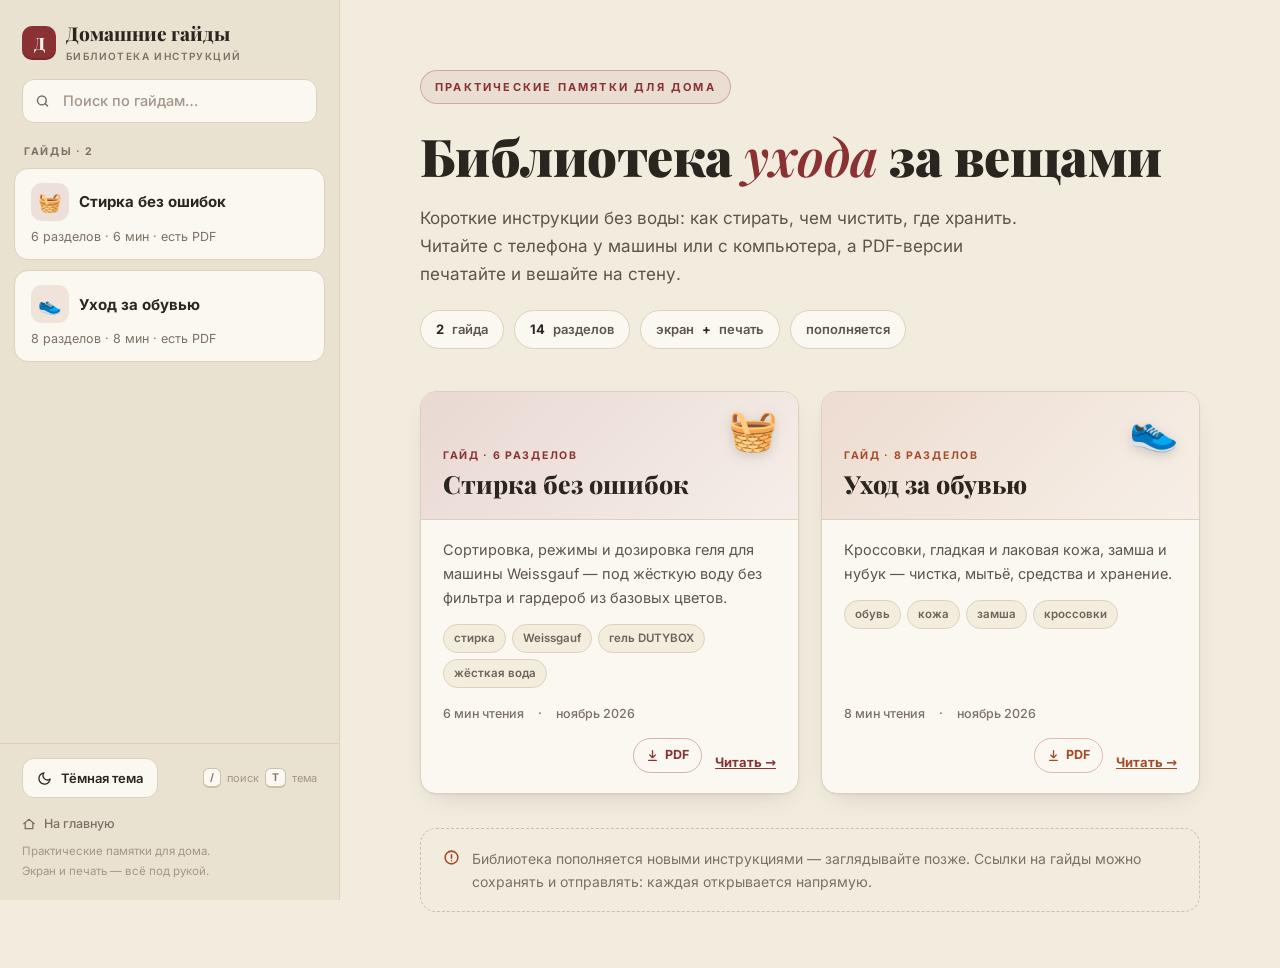
<file: index.html>
<!DOCTYPE html>
<html lang="ru">
<head>
<meta charset="UTF-8">
<meta name="viewport" content="width=device-width, initial-scale=1, viewport-fit=cover">
<title>Домашние гайды — библиотека инструкций по уходу</title>
<meta name="description" content="Практические памятки для дома: стирка без ошибок и уход за обувью. Читайте онлайн с телефона или компьютера, PDF-версии — для печати.">
<meta name="theme-color" content="#8a3134">
<script>
/* Тема ставится до первой отрисовки, чтобы не было вспышки светлым/тёмным.
   Порядок: сохранённый выбор -> системная настройка -> светлая. */
(function () {
  try {
    var t = localStorage.getItem('cg-theme');
    if (t !== 'dark' && t !== 'light') {
      t = window.matchMedia('(prefers-color-scheme: dark)').matches ? 'dark' : 'light';
    }
    document.documentElement.setAttribute('data-theme', t);
  } catch (e) {}
})();
</script>
<link rel="icon" href="favicon.svg" type="image/svg+xml">
<link rel="apple-touch-icon" href="icons/icon-192.png">
<link rel="manifest" href="manifest.webmanifest">
<meta property="og:title" content="Домашние гайды — библиотека инструкций по уходу">
<meta property="og:description" content="Стирка без ошибок, уход за обувью и другие практические памятки. Экран + печать.">
<meta property="og:type" content="website">
<link rel="stylesheet" href="fonts/fonts.css">
<link rel="stylesheet" href="css/style.css?v=2">
</head>
<body data-page="home">
<div id="progress" aria-hidden="true"></div>
<a class="skip" href="#main">К содержанию</a>

<header class="topbar">
  <button id="burger" class="burger" aria-label="Открыть меню" aria-expanded="false" type="button">
    <span></span><span></span><span></span>
  </button>
  <a class="brand" href="./">
    <span class="brand-mark" aria-hidden="true">Д</span>
    <span><span class="brand-name">Домашние гайды</span></span>
  </a>
  <button id="theme-top" class="theme-btn icon-btn" type="button" aria-label="Переключить тему" aria-pressed="false" title="Тёмная тема (T)">
    <svg class="ic-moon" width="17" height="17" viewBox="0 0 24 24" fill="none" stroke="currentColor" stroke-width="2" stroke-linecap="round" stroke-linejoin="round" aria-hidden="true"><path d="M21 12.8A9 9 0 1 1 11.2 3a7 7 0 0 0 9.8 9.8Z"/></svg>
    <svg class="ic-sun" width="17" height="17" viewBox="0 0 24 24" fill="none" stroke="currentColor" stroke-width="2" stroke-linecap="round" stroke-linejoin="round" aria-hidden="true"><circle cx="12" cy="12" r="4"/><path d="M12 2v2M12 20v2M4.9 4.9l1.4 1.4M17.7 17.7l1.4 1.4M2 12h2M20 12h2M4.9 19.1l1.4-1.4M17.7 6.3l1.4-1.4"/></svg>
  </button>
</header>

<div class="overlay" id="overlay"></div>
<aside class="drawer" id="drawer" aria-label="Меню библиотеки"><div class="side-head"><a class="brand" href="./"><span class="brand-mark" aria-hidden="true">Д</span><span><span class="brand-name">Домашние гайды</span><span class="brand-sub">библиотека инструкций</span></span></a></div><div class="side-search"><svg width="15" height="15" viewBox="0 0 24 24" fill="none" stroke="currentColor" stroke-width="2.4" stroke-linecap="round" aria-hidden="true"><circle cx="11" cy="11" r="7"/><path d="m20 20-3.8-3.8"/></svg><input class="search-input" type="search" placeholder="Поиск по гайдам…" aria-label="Поиск по гайдам"></div><div class="side-label">Гайды</div><nav class="side-nav" aria-label="Список гайдов"></nav><div class="side-foot"><div class="side-tools"><button class="theme-btn" type="button" aria-pressed="false" title="Тёмная тема (T)"><svg class="ic-moon" width="15" height="15" viewBox="0 0 24 24" fill="none" stroke="currentColor" stroke-width="2.1" stroke-linecap="round" stroke-linejoin="round" aria-hidden="true"><path d="M21 12.8A9 9 0 1 1 11.2 3a7 7 0 0 0 9.8 9.8Z"/></svg><svg class="ic-sun" width="15" height="15" viewBox="0 0 24 24" fill="none" stroke="currentColor" stroke-width="2.1" stroke-linecap="round" stroke-linejoin="round" aria-hidden="true"><circle cx="12" cy="12" r="4"/><path d="M12 2v2M12 20v2M4.9 4.9l1.4 1.4M17.7 17.7l1.4 1.4M2 12h2M20 12h2M4.9 19.1l1.4-1.4M17.7 6.3l1.4-1.4"/></svg><span class="tb-label">Тёмная тема</span></button><span class="side-kbd" title="Горячие клавиши"><kbd>/</kbd> поиск <kbd>T</kbd> тема</span></div><a href="./"><svg width="14" height="14" viewBox="0 0 24 24" fill="none" stroke="currentColor" stroke-width="2.2" stroke-linecap="round" aria-hidden="true"><path d="M3 11.5 12 4l9 7.5"/><path d="M5.5 10v10h13V10"/></svg> На главную</a><span class="side-copy">Практические памятки для дома.<br>Экран и печать — всё под рукой.</span></div><button class="drawer-close" aria-label="Закрыть меню" type="button">✕</button></aside>
<aside class="sidebar" id="sidebar" aria-label="Меню библиотеки"><div class="side-head"><a class="brand" href="./"><span class="brand-mark" aria-hidden="true">Д</span><span><span class="brand-name">Домашние гайды</span><span class="brand-sub">библиотека инструкций</span></span></a></div><div class="side-search"><svg width="15" height="15" viewBox="0 0 24 24" fill="none" stroke="currentColor" stroke-width="2.4" stroke-linecap="round" aria-hidden="true"><circle cx="11" cy="11" r="7"/><path d="m20 20-3.8-3.8"/></svg><input class="search-input" type="search" placeholder="Поиск по гайдам…" aria-label="Поиск по гайдам"></div><div class="side-label">Гайды</div><nav class="side-nav" aria-label="Список гайдов"></nav><div class="side-foot"><div class="side-tools"><button class="theme-btn" type="button" aria-pressed="false" title="Тёмная тема (T)"><svg class="ic-moon" width="15" height="15" viewBox="0 0 24 24" fill="none" stroke="currentColor" stroke-width="2.1" stroke-linecap="round" stroke-linejoin="round" aria-hidden="true"><path d="M21 12.8A9 9 0 1 1 11.2 3a7 7 0 0 0 9.8 9.8Z"/></svg><svg class="ic-sun" width="15" height="15" viewBox="0 0 24 24" fill="none" stroke="currentColor" stroke-width="2.1" stroke-linecap="round" stroke-linejoin="round" aria-hidden="true"><circle cx="12" cy="12" r="4"/><path d="M12 2v2M12 20v2M4.9 4.9l1.4 1.4M17.7 17.7l1.4 1.4M2 12h2M20 12h2M4.9 19.1l1.4-1.4M17.7 6.3l1.4-1.4"/></svg><span class="tb-label">Тёмная тема</span></button><span class="side-kbd" title="Горячие клавиши"><kbd>/</kbd> поиск <kbd>T</kbd> тема</span></div><a href="./"><svg width="14" height="14" viewBox="0 0 24 24" fill="none" stroke="currentColor" stroke-width="2.2" stroke-linecap="round" aria-hidden="true"><path d="M3 11.5 12 4l9 7.5"/><path d="M5.5 10v10h13V10"/></svg> На главную</a><span class="side-copy">Практические памятки для дома.<br>Экран и печать — всё под рукой.</span></div></aside>

<main id="main" class="main" tabindex="-1">
  <div class="main-inner">
<div class="hero"><span class="hero-kicker">Практические памятки для дома</span>
<h1>Библиотека <em>ухода</em> за вещами</h1>
<p class="hero-p">Короткие инструкции без воды: как стирать, чем чистить, где хранить. Читайте с телефона у машины или с компьютера, а PDF-версии печатайте и вешайте на стену.</p><div class="hero-stats"><span class="stat" data-stat="guides"><b>2</b> гайда</span><span class="stat" data-stat="sections"><b>14</b> разделов</span><span class="stat">экран <b>+</b> печать</span><span class="stat">пополняется</span></div></div><div class="lib-grid">
<article class="g-card" style="--ac:#8a3134" data-search="стирка weissgauf гель dutybox жёсткая вода сортировка режимы дозировка белье"><div class="g-cover"><span class="g-cover-emoji" aria-hidden="true">🧺</span><div><div class="g-cover-tag">Гайд · 6 разделов</div><div class="g-cover-title">Стирка без ошибок</div></div></div><div class="g-body">
<p class="g-sub">Сортировка, режимы и дозировка геля для машины Weissgauf — под жёсткую воду без фильтра и гардероб из базовых цветов.</p><div class="g-tags"><span class="tag">стирка</span><span class="tag">Weissgauf</span><span class="tag">гель DUTYBOX</span><span class="tag">жёсткая вода</span></div><div class="g-meta"><span>6 мин чтения</span><span>·</span><span>ноябрь 2026</span></div><div class="g-foot"><a class="g-pdf" href="pdf/gid-po-stirke-a4.pdf" download="" title="Скачать PDF для печати"><svg width="13" height="13" viewBox="0 0 24 24" fill="none" stroke="currentColor" stroke-width="2.4" stroke-linecap="round" stroke-linejoin="round" aria-hidden="true"><path d="M12 3v12"></path><path d="m7 11 5 5 5-5"></path><path d="M5 21h14"></path></svg>PDF</a><a class="g-read" href="guides/stirka-bez-oshibok.html">Читать →</a></div></div></article>
<article class="g-card" style="--ac:#a34a28" data-search="обувь кожа замша нубук кроссовки уход чистка хранение лак гладкая"><div class="g-cover"><span class="g-cover-emoji" aria-hidden="true">👟</span><div><div class="g-cover-tag">Гайд · 8 разделов</div><div class="g-cover-title">Уход за обувью</div></div></div><div class="g-body">
<p class="g-sub">Кроссовки, гладкая и лаковая кожа, замша и нубук — чистка, мытьё, средства и хранение.</p><div class="g-tags"><span class="tag">обувь</span><span class="tag">кожа</span><span class="tag">замша</span><span class="tag">кроссовки</span></div><div class="g-meta"><span>8 мин чтения</span><span>·</span><span>ноябрь 2026</span></div><div class="g-foot"><a class="g-pdf" href="pdf/uhod-za-obuvyu.pdf" download="" title="Скачать PDF для печати"><svg width="13" height="13" viewBox="0 0 24 24" fill="none" stroke="currentColor" stroke-width="2.4" stroke-linecap="round" stroke-linejoin="round" aria-hidden="true"><path d="M12 3v12"></path><path d="m7 11 5 5 5-5"></path><path d="M5 21h14"></path></svg>PDF</a><a class="g-read" href="guides/uhod-za-obuvyu.html">Читать →</a></div></div></article>
</div><div class="home-note"><svg width="17" height="17" viewBox="0 0 24 24" fill="none" stroke="currentColor" stroke-width="2.2" stroke-linecap="round" aria-hidden="true"><circle cx="12" cy="12" r="9"></circle><path d="M12 8v5"></path><path d="M12 16.5v.01"></path></svg><span>Библиотека пополняется новыми инструкциями — заглядывайте позже. Ссылки на гайды можно сохранять и отправлять: каждая открывается напрямую.</span></div>
  </div>
</main>

<div id="toast" class="toast" role="status" aria-live="polite"></div>

<button id="to-top" class="to-top" type="button" aria-label="Наверх" title="Наверх">
  <svg width="20" height="20" viewBox="0 0 24 24" fill="none" stroke="currentColor" stroke-width="2.4" stroke-linecap="round" stroke-linejoin="round" aria-hidden="true"><path d="M12 19V5"/><path d="m5 12 7-7 7 7"/></svg>
</button>

<noscript>
  <div style="max-width:640px;margin:24px auto;padding:0 20px;font-family:Arial,sans-serif;text-align:center">
    Меню и поиск работают с включённым JavaScript. Все материалы доступны и без него:
    <a href="./">главная</a> ·
    <a href="guides/stirka-bez-oshibok.html">Стирка без ошибок</a> ·
    <a href="guides/uhod-za-obuvyu.html">Уход за обувью</a> ·
    <a href="pdf/gid-po-stirke-a4.pdf">PDF: стирка</a> ·
    <a href="pdf/uhod-za-obuvyu.pdf">PDF: обувь</a>
  </div>
</noscript>

<script src="js/registry.js?v=2"></script>
<script src="js/app.js?v=2"></script>
</body>
</html>
</file>
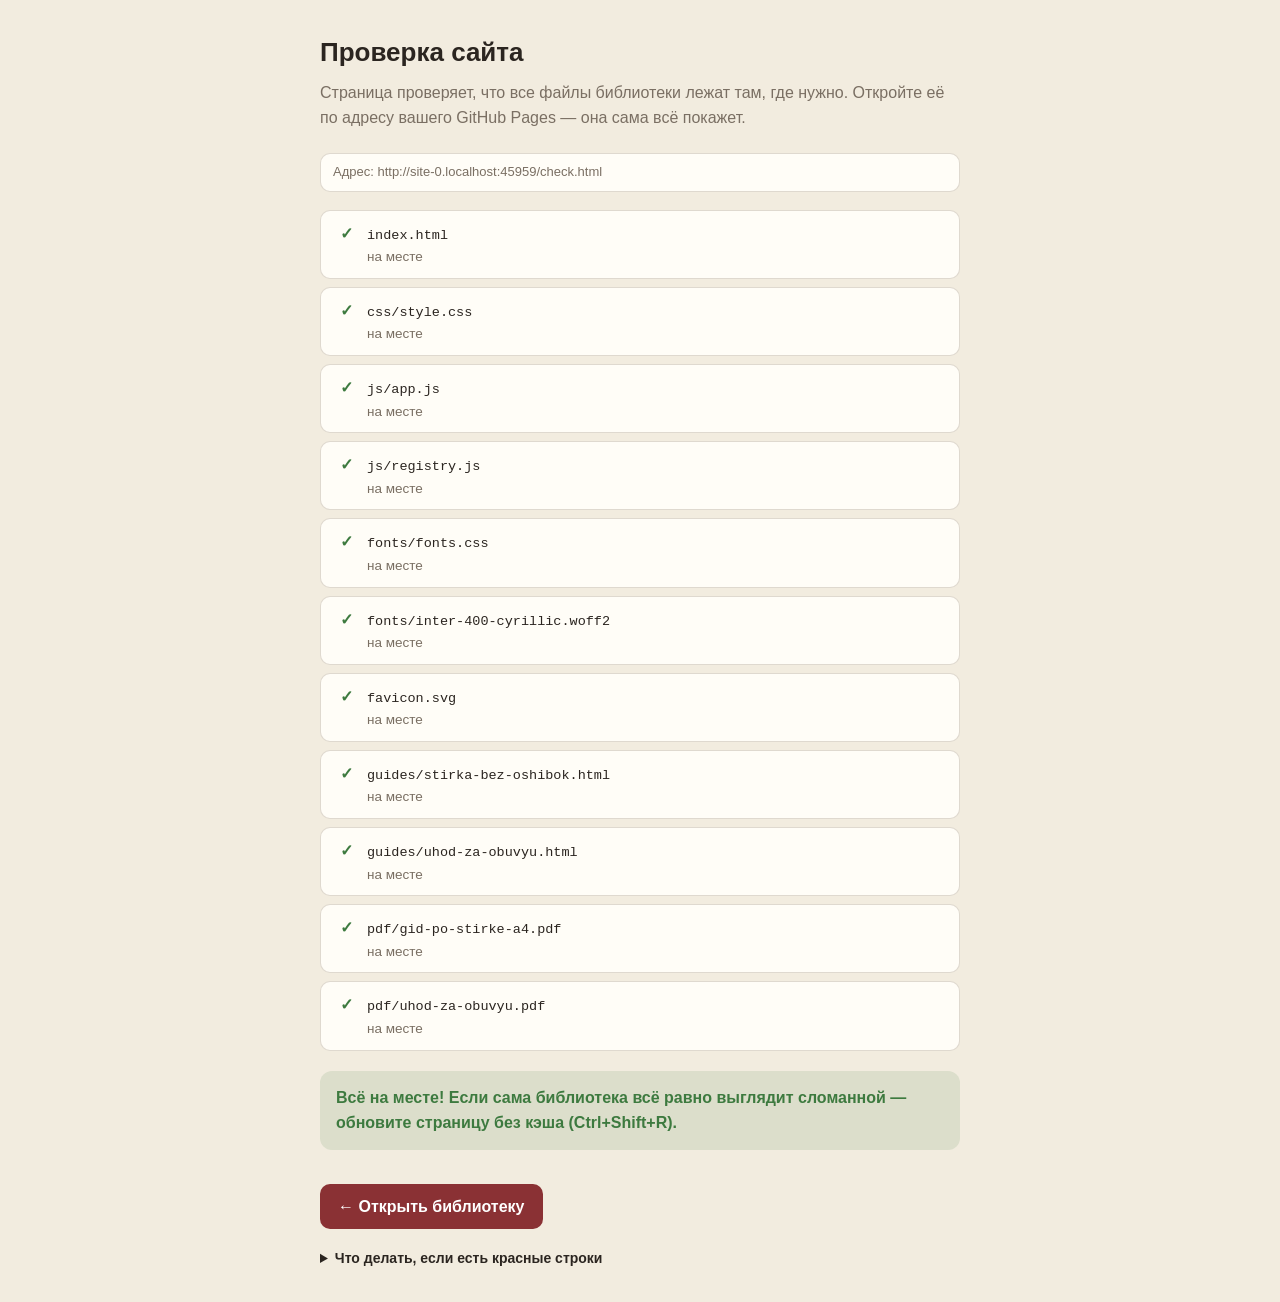
<file: check.html>
<!DOCTYPE html>
<html lang="ru">
<head>
<meta charset="UTF-8">
<meta name="viewport" content="width=device-width, initial-scale=1">
<title>Проверка сайта — Домашние гайды</title>
<meta name="robots" content="noindex">
<style>
  :root{--bg:#f2ecdf;--card:#fffdf7;--tx:#2b2520;--mut:#7a6f63;--ok:#3d7a3f;--bad:#a33131;--ac:#8a3134}
  @media (prefers-color-scheme: dark){:root{--bg:#181310;--card:#211b17;--tx:#ece4d8;--mut:#a3937f;--ok:#7fbf72;--bad:#e08585}}
  *{box-sizing:border-box}
  body{margin:0;background:var(--bg);color:var(--tx);font:16px/1.6 -apple-system,'Segoe UI',Roboto,Arial,sans-serif;padding:32px 16px}
  .wrap{max-width:640px;margin:0 auto}
  h1{font-size:26px;margin:0 0 6px}
  .sub{color:var(--mut);margin:0 0 22px}
  .url{font-size:13px;color:var(--mut);background:var(--card);border:1px solid rgba(128,110,90,.25);border-radius:10px;padding:8px 12px;word-break:break-all;margin-bottom:18px}
  .row{display:flex;gap:10px;align-items:flex-start;background:var(--card);border:1px solid rgba(128,110,90,.25);border-radius:10px;padding:10px 14px;margin-bottom:8px}
  .st{flex:0 0 auto;font-weight:700;width:22px;text-align:center}
  .ok .st{color:var(--ok)} .bad .st{color:var(--bad)}
  .f{font-family:ui-monospace,Consolas,monospace;font-size:13.5px;word-break:break-all}
  .hint{color:var(--mut);font-size:13.5px}
  .verdict{border-radius:12px;padding:14px 16px;margin:20px 0;font-weight:600}
  .verdict.all-ok{background:rgba(61,122,63,.12);color:var(--ok)}
  .verdict.problems{background:rgba(163,49,49,.12);color:var(--bad)}
  a{color:var(--ac)}
  .btn{display:inline-block;margin-top:14px;background:var(--ac);color:#fff;text-decoration:none;padding:10px 18px;border-radius:10px;font-weight:600}
  details{margin-top:18px;color:var(--mut);font-size:14px}
  summary{cursor:pointer;color:var(--tx);font-weight:600}
  ol li{margin-bottom:8px}
</style>
</head>
<body>
<div class="wrap">
  <h1>Проверка сайта</h1>
  <p class="sub">Страница проверяет, что все файлы библиотеки лежат там, где нужно. Откройте её по адресу вашего GitHub Pages — она сама всё покажет.</p>
  <div class="url" id="loc"></div>
  <div id="list"></div>
  <div class="verdict" id="verdict" hidden></div>
  <a class="btn" href="./">← Открыть библиотеку</a>
  <details>
    <summary>Что делать, если есть красные строки</summary>
    <ol>
      <li>Красная строка = файла нет по этому пути на сервере. Обычно причина одна: <b>в репозиторий загрузились не все файлы</b> (например, папки <b>css</b>, <b>js</b>, <b>fonts</b>, <b>guides</b>, <b>pdf</b>, <b>icons</b> остались внутри вложенной папки, а не в корне репозитория).</li>
      <li>GitHub <b>не распаковывает архивы</b> — zip нужно сначала распаковать у себя, а затем загрузить его содержимое.</li>
      <li>Проверьте: в корне репозитория должен лежать <b>index.html</b>, а рядом с ним — перечисленные папки. Уровень вложенности «репозиторий → папка → файлы» не нужен.</li>
      <li>После исправления подождите 1–2 минуты и обновите страницу с очисткой кэша (Ctrl+Shift+R / в меню браузера «Обновить без кэша»).</li>
      <li>Убедитесь, что открываете сайт по адресу Pages (<i>имя-пользователя.github.io/имя-репозитория/</i>), а не файл на сайте github.com.</li>
    </ol>
  </details>
</div>
<script>
(function () {
  var loc = document.getElementById('loc');
  loc.textContent = 'Адрес: ' + location.href;
  var files = [
    'index.html',
    'css/style.css',
    'js/app.js',
    'js/registry.js',
    'fonts/fonts.css',
    'fonts/inter-400-cyrillic.woff2',
    'favicon.svg',
    'guides/stirka-bez-oshibok.html',
    'guides/uhod-za-obuvyu.html',
    'pdf/gid-po-stirke-a4.pdf',
    'pdf/uhod-za-obuvyu.pdf'
  ];
  var list = document.getElementById('list');
  var verdict = document.getElementById('verdict');
  var done = 0, bad = [];

  files.forEach(function (f) {
    var row = document.createElement('div');
    row.className = 'row';
    row.innerHTML = '<span class="st">…</span><span><span class="f">' + f + '</span><div class="hint">проверяется</div></span>';
    list.appendChild(row);
    fetch(f + '?check=' + Date.now(), { method: 'GET' })
      .then(function (r) { return r.ok ? 'ok' : 'bad'; })
      .catch(function () { return 'net'; })
      .then(function (st) {
        done++;
        var ok = st === 'ok';
        if (!ok) bad.push(f);
        row.className = 'row ' + (ok ? 'ok' : 'bad');
        row.innerHTML = '<span class="st">' + (ok ? '✓' : '✕') + '</span><span><span class="f">' + f + '</span><div class="hint">' +
          (ok ? 'на месте' : (st === 'net' ? 'нет ответа — откройте эту страницу по https-адресу GitHub Pages, а не с диска' : 'файл не найден на сервере')) + '</div></span>';
        if (done === files.length) {
          verdict.hidden = false;
          if (!bad.length) {
            verdict.className = 'verdict all-ok';
            verdict.textContent = 'Всё на месте! Если сама библиотека всё равно выглядит сломанной — обновите страницу без кэша (Ctrl+Shift+R).';
          } else {
            verdict.className = 'verdict problems';
            verdict.textContent = 'Проблемы: ' + bad.length + ' файл(ов) не найдено. См. подсказки ниже — почти всегда это неполная загрузка файлов в репозиторий.';
          }
        }
      });
  });
})();
</script>
</body>
</html>
</file>
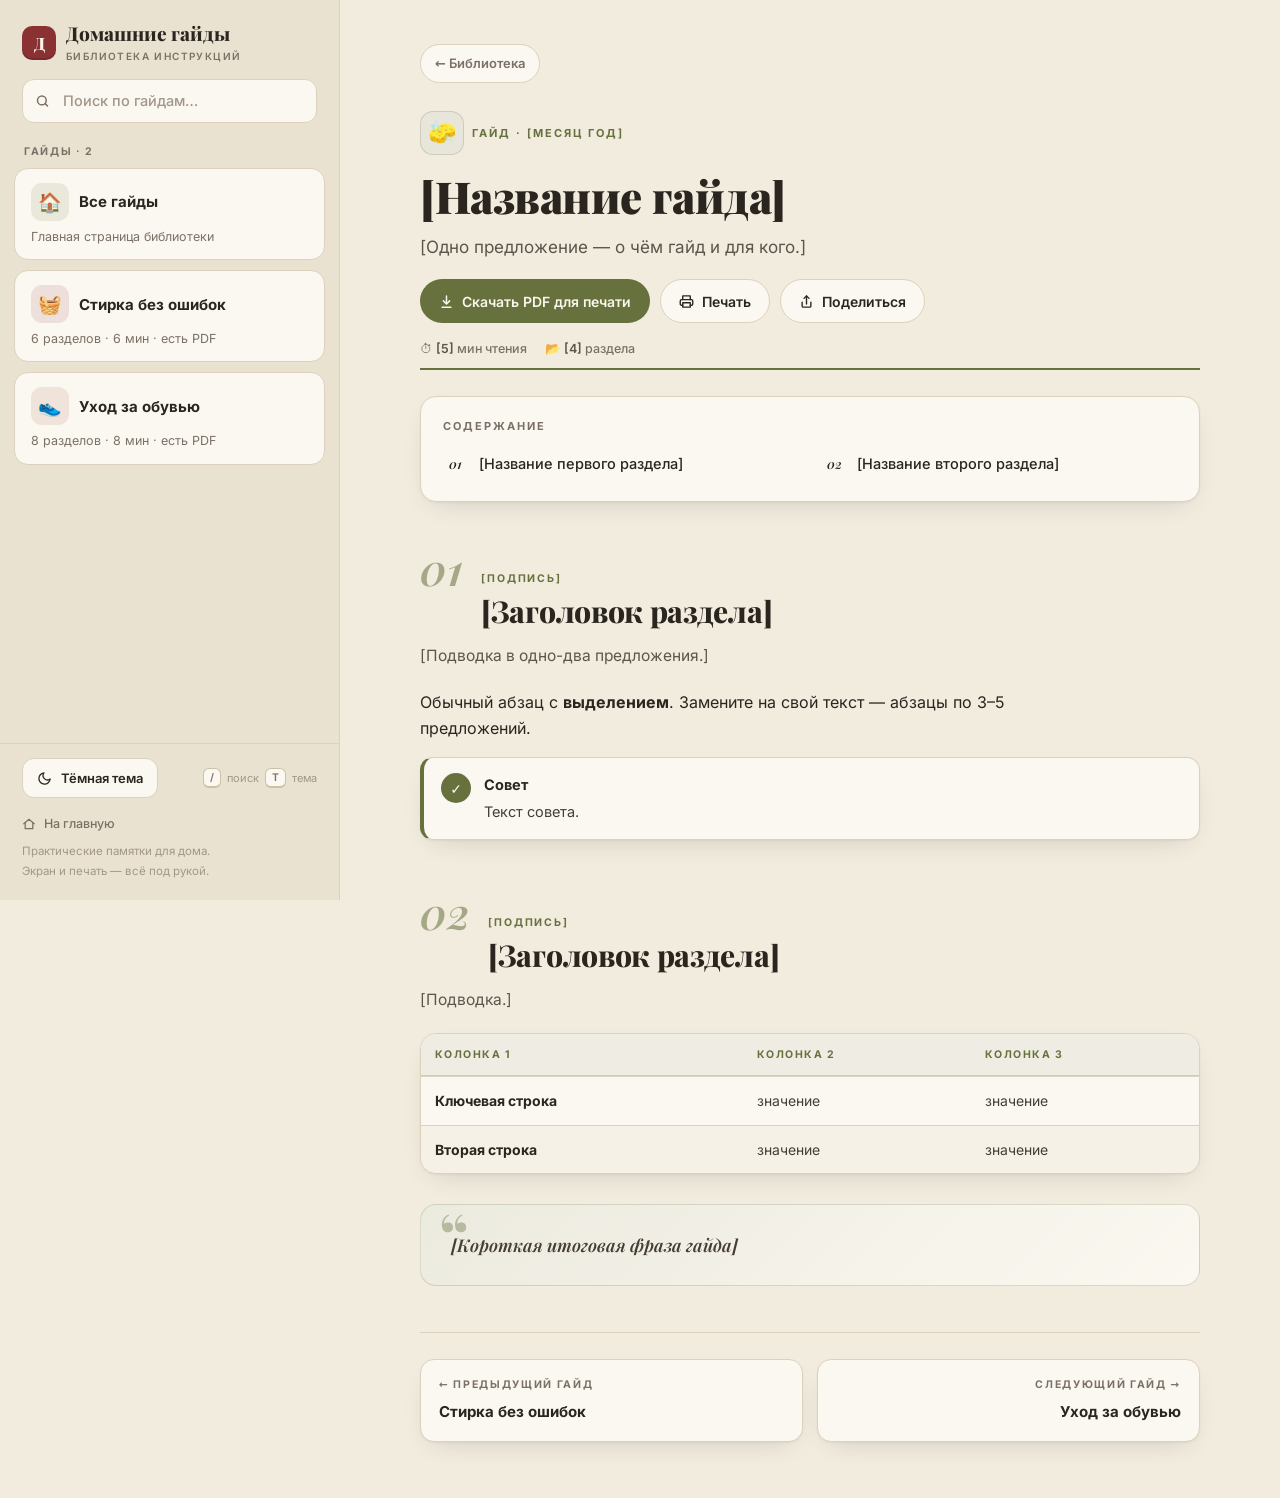
<file: guides/_template.html>
<!DOCTYPE html>
<!-- ============================================================
  ШАБЛОН НОВОГО ГАЙДА
  1. Скопируйте этот файл в guides/<имя-латиницей>.html
  2. Замените тексты-заглушки на свои (места помечены [КВАДРАТНЫМИ СКОБКАМИ])
  3. Добавьте объект с описанием в js/registry.js — гайд появится в меню
  4. На главной (index.html) скопируйте готовый <article class="g-card">…</article>
     и поменяйте в нём текст — гайд появится в каталоге

  Готовые блоки для разделов (копируйте внутрь <section>):
  • Абзац:        <p class="blk-p">Текст. <strong>Выделение</strong>.</p>
  • Список:       <ul class="blk-p" style="padding-left:22px;margin:0 0 14px">
                    <li style="margin-bottom:6px">Пункт</li></ul>
  • Врезка:       <div class="note note--tip" role="note"><span class="note-ic" aria-hidden="true">✓</span>
                    <div><div class="note-t">Заголовок</div><div class="note-d">Текст.</div></div></div>
    варианты:     note--info (i) · note--tip (✓) · note--warn (!) · note--key (→)
  • Таблица:      <div class="tbl-wrap"><table>…</table></div>
  • Шаги:         <div class="steps"><div class="step"><span class="step-num"></span>
                    <div><div class="step-t">Шаг</div><div class="step-d">Описание.</div></div></div>…</div>
  • Чек-лист:     скопируйте из guides/uhod-za-obuvyu.html блок <div class="checklist" data-checkkey="уникальный-ключ">…
  • Финал:        <div class="closing"><p>Короткая итоговая фраза</p></div>
============================================================ -->
<html lang="ru">
<head>
<meta charset="UTF-8">
<meta name="viewport" content="width=device-width, initial-scale=1, viewport-fit=cover">
<title>[Название гайда] · Домашние гайды</title>
<meta name="description" content="[Одно предложение — о чём гайд.]">
<meta name="theme-color" content="#66713d">
<script>
/* Тема до первой отрисовки — не менять */
(function () {
  try {
    var t = localStorage.getItem('cg-theme');
    if (t !== 'dark' && t !== 'light') {
      t = window.matchMedia('(prefers-color-scheme: dark)').matches ? 'dark' : 'light';
    }
    document.documentElement.setAttribute('data-theme', t);
  } catch (e) {}
})();
</script>
<link rel="icon" href="../favicon.svg" type="image/svg+xml">
<link rel="apple-touch-icon" href="../icons/icon-192.png">
<link rel="manifest" href="../manifest.webmanifest">
<link rel="stylesheet" href="../fonts/fonts.css">
<link rel="stylesheet" href="../css/style.css?v=2">
</head>
<!-- data-guide="[имя-файла-без-.html]" — чтобы меню подсветило текущий гайд -->
<body data-page="guide" data-in-guides data-guide="[имя-файла-без-.html]">
<div id="progress" aria-hidden="true"></div>
<a class="skip" href="#main">К содержанию</a>

<header class="topbar">
  <button id="burger" class="burger" aria-label="Открыть меню" aria-expanded="false" type="button">
    <span></span><span></span><span></span>
  </button>
  <a class="brand" href="../index.html">
    <span class="brand-mark" aria-hidden="true">Д</span>
    <span><span class="brand-name">Домашние гайды</span></span>
  </a>
  <button id="theme-top" class="theme-btn icon-btn" type="button" aria-label="Переключить тему" aria-pressed="false" title="Тёмная тема (T)">
    <svg class="ic-moon" width="17" height="17" viewBox="0 0 24 24" fill="none" stroke="currentColor" stroke-width="2" stroke-linecap="round" stroke-linejoin="round" aria-hidden="true"><path d="M21 12.8A9 9 0 1 1 11.2 3a7 7 0 0 0 9.8 9.8Z"/></svg>
    <svg class="ic-sun" width="17" height="17" viewBox="0 0 24 24" fill="none" stroke="currentColor" stroke-width="2" stroke-linecap="round" stroke-linejoin="round" aria-hidden="true"><circle cx="12" cy="12" r="4"/><path d="M12 2v2M12 20v2M4.9 4.9l1.4 1.4M17.7 17.7l1.4 1.4M2 12h2M20 12h2M4.9 19.1l1.4-1.4M17.7 6.3l1.4-1.4"/></svg>
  </button>
</header>

<div class="overlay" id="overlay"></div>
<!-- Меню: список гайдов заполняется автоматически из js/registry.js.
     Этот блок одинаковый во всех страницах — просто скопируйте как есть. -->
<aside class="drawer" id="drawer" aria-label="Меню библиотеки"><div class="side-head"><a class="brand" href="../index.html"><span class="brand-mark" aria-hidden="true">Д</span><span><span class="brand-name">Домашние гайды</span><span class="brand-sub">библиотека инструкций</span></span></a></div><div class="side-search"><svg width="15" height="15" viewBox="0 0 24 24" fill="none" stroke="currentColor" stroke-width="2.4" stroke-linecap="round" aria-hidden="true"><circle cx="11" cy="11" r="7"/><path d="m20 20-3.8-3.8"/></svg><input class="search-input" type="search" placeholder="Поиск по гайдам…" aria-label="Поиск по гайдам"></div><div class="side-label">Гайды</div><nav class="side-nav" aria-label="Список гайдов"></nav><div class="side-foot"><div class="side-tools"><button class="theme-btn" type="button" aria-pressed="false" title="Тёмная тема (T)"><svg class="ic-moon" width="15" height="15" viewBox="0 0 24 24" fill="none" stroke="currentColor" stroke-width="2.1" stroke-linecap="round" stroke-linejoin="round" aria-hidden="true"><path d="M21 12.8A9 9 0 1 1 11.2 3a7 7 0 0 0 9.8 9.8Z"/></svg><svg class="ic-sun" width="15" height="15" viewBox="0 0 24 24" fill="none" stroke="currentColor" stroke-width="2.1" stroke-linecap="round" stroke-linejoin="round" aria-hidden="true"><circle cx="12" cy="12" r="4"/><path d="M12 2v2M12 20v2M4.9 4.9l1.4 1.4M17.7 17.7l1.4 1.4M2 12h2M20 12h2M4.9 19.1l1.4-1.4M17.7 6.3l1.4-1.4"/></svg><span class="tb-label">Тёмная тема</span></button><span class="side-kbd" title="Горячие клавиши"><kbd>/</kbd> поиск <kbd>T</kbd> тема</span></div><a href="../index.html"><svg width="14" height="14" viewBox="0 0 24 24" fill="none" stroke="currentColor" stroke-width="2.2" stroke-linecap="round" aria-hidden="true"><path d="M3 11.5 12 4l9 7.5"/><path d="M5.5 10v10h13V10"/></svg> На главную</a><span class="side-copy">Практические памятки для дома.<br>Экран и печать — всё под рукой.</span></div><button class="drawer-close" aria-label="Закрыть меню" type="button">✕</button></aside>
<aside class="sidebar" id="sidebar" aria-label="Меню библиотеки"><div class="side-head"><a class="brand" href="../index.html"><span class="brand-mark" aria-hidden="true">Д</span><span><span class="brand-name">Домашние гайды</span><span class="brand-sub">библиотека инструкций</span></span></a></div><div class="side-search"><svg width="15" height="15" viewBox="0 0 24 24" fill="none" stroke="currentColor" stroke-width="2.4" stroke-linecap="round" aria-hidden="true"><circle cx="11" cy="11" r="7"/><path d="m20 20-3.8-3.8"/></svg><input class="search-input" type="search" placeholder="Поиск по гайдам…" aria-label="Поиск по гайдам"></div><div class="side-label">Гайды</div><nav class="side-nav" aria-label="Список гайдов"></nav><div class="side-foot"><div class="side-tools"><button class="theme-btn" type="button" aria-pressed="false" title="Тёмная тема (T)"><svg class="ic-moon" width="15" height="15" viewBox="0 0 24 24" fill="none" stroke="currentColor" stroke-width="2.1" stroke-linecap="round" stroke-linejoin="round" aria-hidden="true"><path d="M21 12.8A9 9 0 1 1 11.2 3a7 7 0 0 0 9.8 9.8Z"/></svg><svg class="ic-sun" width="15" height="15" viewBox="0 0 24 24" fill="none" stroke="currentColor" stroke-width="2.1" stroke-linecap="round" stroke-linejoin="round" aria-hidden="true"><circle cx="12" cy="12" r="4"/><path d="M12 2v2M12 20v2M4.9 4.9l1.4 1.4M17.7 17.7l1.4 1.4M2 12h2M20 12h2M4.9 19.1l1.4-1.4M17.7 6.3l1.4-1.4"/></svg><span class="tb-label">Тёмная тема</span></button><span class="side-kbd" title="Горячие клавиши"><kbd>/</kbd> поиск <kbd>T</kbd> тема</span></div><a href="../index.html"><svg width="14" height="14" viewBox="0 0 24 24" fill="none" stroke="currentColor" stroke-width="2.2" stroke-linecap="round" aria-hidden="true"><path d="M3 11.5 12 4l9 7.5"/><path d="M5.5 10v10h13V10"/></svg> На главную</a><span class="side-copy">Практические памятки для дома.<br>Экран и печать — всё под рукой.</span></div></aside>

<main id="main" class="main" tabindex="-1">
  <div class="main-inner">

<nav class="crumbs" aria-label="Хлебные крошки"><a href="../index.html">← Библиотека</a></nav>

<!-- Шапка гайда. --ac — акцентный цвет (тот же, что в registry.js) -->
<header class="art-head" style="--ac:#66713d">
  <div class="art-chips">
    <span class="art-emoji" aria-hidden="true">🧽</span>
    <span class="art-kicker">Гайд · [месяц год]</span>
  </div>
  <h1>[Название гайда]</h1>
  <p class="art-lede">[Одно предложение — о чём гайд и для кого.]</p>
  <div class="art-actions">
    <!-- Если PDF нет — удалите строку <a class="btn btn-accent"…> целиком -->
    <a class="btn btn-accent" href="../pdf/[imya-faila].pdf" download>
      <svg width="15" height="15" viewBox="0 0 24 24" fill="none" stroke="currentColor" stroke-width="2.4" stroke-linecap="round" stroke-linejoin="round" aria-hidden="true"><path d="M12 3v12"/><path d="m7 11 5 5 5-5"/><path d="M5 21h14"/></svg>Скачать PDF для печати</a>
    <button class="btn btn-ghost" id="print-btn" type="button">
      <svg width="15" height="15" viewBox="0 0 24 24" fill="none" stroke="currentColor" stroke-width="2.2" stroke-linecap="round" stroke-linejoin="round" aria-hidden="true"><path d="M6 9V3h12v6"/><path d="M6 18H4a2 2 0 0 1-2-2v-5a2 2 0 0 1 2-2h16a2 2 0 0 1 2 2v5a2 2 0 0 1-2 2h-2"/><path d="M6 14h12v7H6z"/></svg>Печать</button>
    <button class="btn btn-ghost" id="share-btn" type="button">
      <svg width="15" height="15" viewBox="0 0 24 24" fill="none" stroke="currentColor" stroke-width="2.2" stroke-linecap="round" stroke-linejoin="round" aria-hidden="true"><path d="M12 3v13"/><path d="m8 7 4-4 4 4"/><path d="M5 13v6a2 2 0 0 0 2 2h10a2 2 0 0 0 2-2v-6"/></svg>Поделиться</button>
  </div>
  <div class="art-meta">
    <span>⏱ <b>[5]</b> мин чтения</span>
    <span>📂 <b>[4]</b> раздела</span>
  </div>
</header>

<!-- Содержание: каждый пункт ведёт на id раздела ниже.
     href и data-sec должны совпадать с id="…" у <section> -->
<nav class="toc" aria-label="Содержание гайда"><div class="toc-t">Содержание</div>
<ol>
  <li><a href="#razdel-1" data-sec="razdel-1"><span class="n">01</span><span class="t">[Название первого раздела]</span></a></li>
  <li><a href="#razdel-2" data-sec="razdel-2"><span class="n">02</span><span class="t">[Название второго раздела]</span></a></li>
</ol>
</nav>

<!-- РАЗДЕЛ 1. id — латиницей, без пробелов -->
<section class="sec" id="razdel-1" style="--ac:#66713d">
  <div class="sec-head">
    <span class="sec-num" aria-hidden="true">01</span>
    <div><div class="sec-kicker">[Подпись]</div>
    <h2>[Заголовок раздела]<button class="sec-anchor" type="button" data-anchor="#razdel-1" title="Скопировать ссылку на раздел" aria-label="Скопировать ссылку на раздел"><svg width="14" height="14" viewBox="0 0 24 24" fill="none" stroke="currentColor" stroke-width="2.2" stroke-linecap="round" stroke-linejoin="round" aria-hidden="true"><path d="M10 13a5 5 0 0 0 7.5.5l3-3a5 5 0 0 0-7-7l-1.7 1.7"/><path d="M14 11a5 5 0 0 0-7.5-.5l-3 3a5 5 0 0 0 7 7l1.7-1.7"/></svg></button></h2></div>
  </div>
  <p class="sec-intro">[Подводка в одно-два предложения.]</p>
  <p class="blk-p">Обычный абзац с <strong>выделением</strong>. Замените на свой текст — абзацы по 3–5 предложений.</p>
  <div class="note note--tip" role="note"><span class="note-ic" aria-hidden="true">✓</span><div><div class="note-t">Совет</div><div class="note-d">Текст совета.</div></div></div>
</section>

<!-- РАЗДЕЛ 2 -->
<section class="sec" id="razdel-2" style="--ac:#66713d">
  <div class="sec-head">
    <span class="sec-num" aria-hidden="true">02</span>
    <div><div class="sec-kicker">[Подпись]</div>
    <h2>[Заголовок раздела]<button class="sec-anchor" type="button" data-anchor="#razdel-2" title="Скопировать ссылку на раздел" aria-label="Скопировать ссылку на раздел"><svg width="14" height="14" viewBox="0 0 24 24" fill="none" stroke="currentColor" stroke-width="2.2" stroke-linecap="round" stroke-linejoin="round" aria-hidden="true"><path d="M10 13a5 5 0 0 0 7.5.5l3-3a5 5 0 0 0-7-7l-1.7 1.7"/><path d="M14 11a5 5 0 0 0-7.5-.5l-3 3a5 5 0 0 0 7 7l1.7-1.7"/></svg></button></h2></div>
  </div>
  <p class="sec-intro">[Подводка.]</p>
  <div class="tbl-wrap">
    <table>
      <thead><tr><th>Колонка 1</th><th>Колонка 2</th><th>Колонка 3</th></tr></thead>
      <tbody>
        <tr><td class="strong">Ключевая строка</td><td>значение</td><td>значение</td></tr>
        <tr><td class="strong">Вторая строка</td><td>значение</td><td>значение</td></tr>
      </tbody>
    </table>
  </div>
  <div class="closing">
    <p>[Короткая итоговая фраза гайда]</p>
  </div>
</section>

<!-- Ссылки на соседние гайды. Не трогайте их вручную: скрипт сам перестроит
     блок из реестра (js/registry.js). Разметка ниже — запас на случай
     выключенного JavaScript; поправьте её, только если хотите другой порядок. -->
<nav class="art-nav" data-auto aria-label="Другие гайды">
  <a class="prev" href="stirka-bez-oshibok.html"><div class="dir">← Предыдущий гайд</div><div class="t">Стирка без ошибок</div></a>
  <a class="next" href="uhod-za-obuvyu.html"><div class="dir">Следующий гайд →</div><div class="t">Уход за обувью</div></a>
</nav>

  </div>
</main>

<div id="toast" class="toast" role="status" aria-live="polite"></div>

<button id="to-top" class="to-top" type="button" aria-label="Наверх" title="Наверх">
  <svg width="20" height="20" viewBox="0 0 24 24" fill="none" stroke="currentColor" stroke-width="2.4" stroke-linecap="round" stroke-linejoin="round" aria-hidden="true"><path d="M12 19V5"/><path d="m5 12 7-7 7 7"/></svg>
</button>

<script src="../js/registry.js?v=2"></script>
<script src="../js/app.js?v=2"></script>
</body>
</html>
</file>
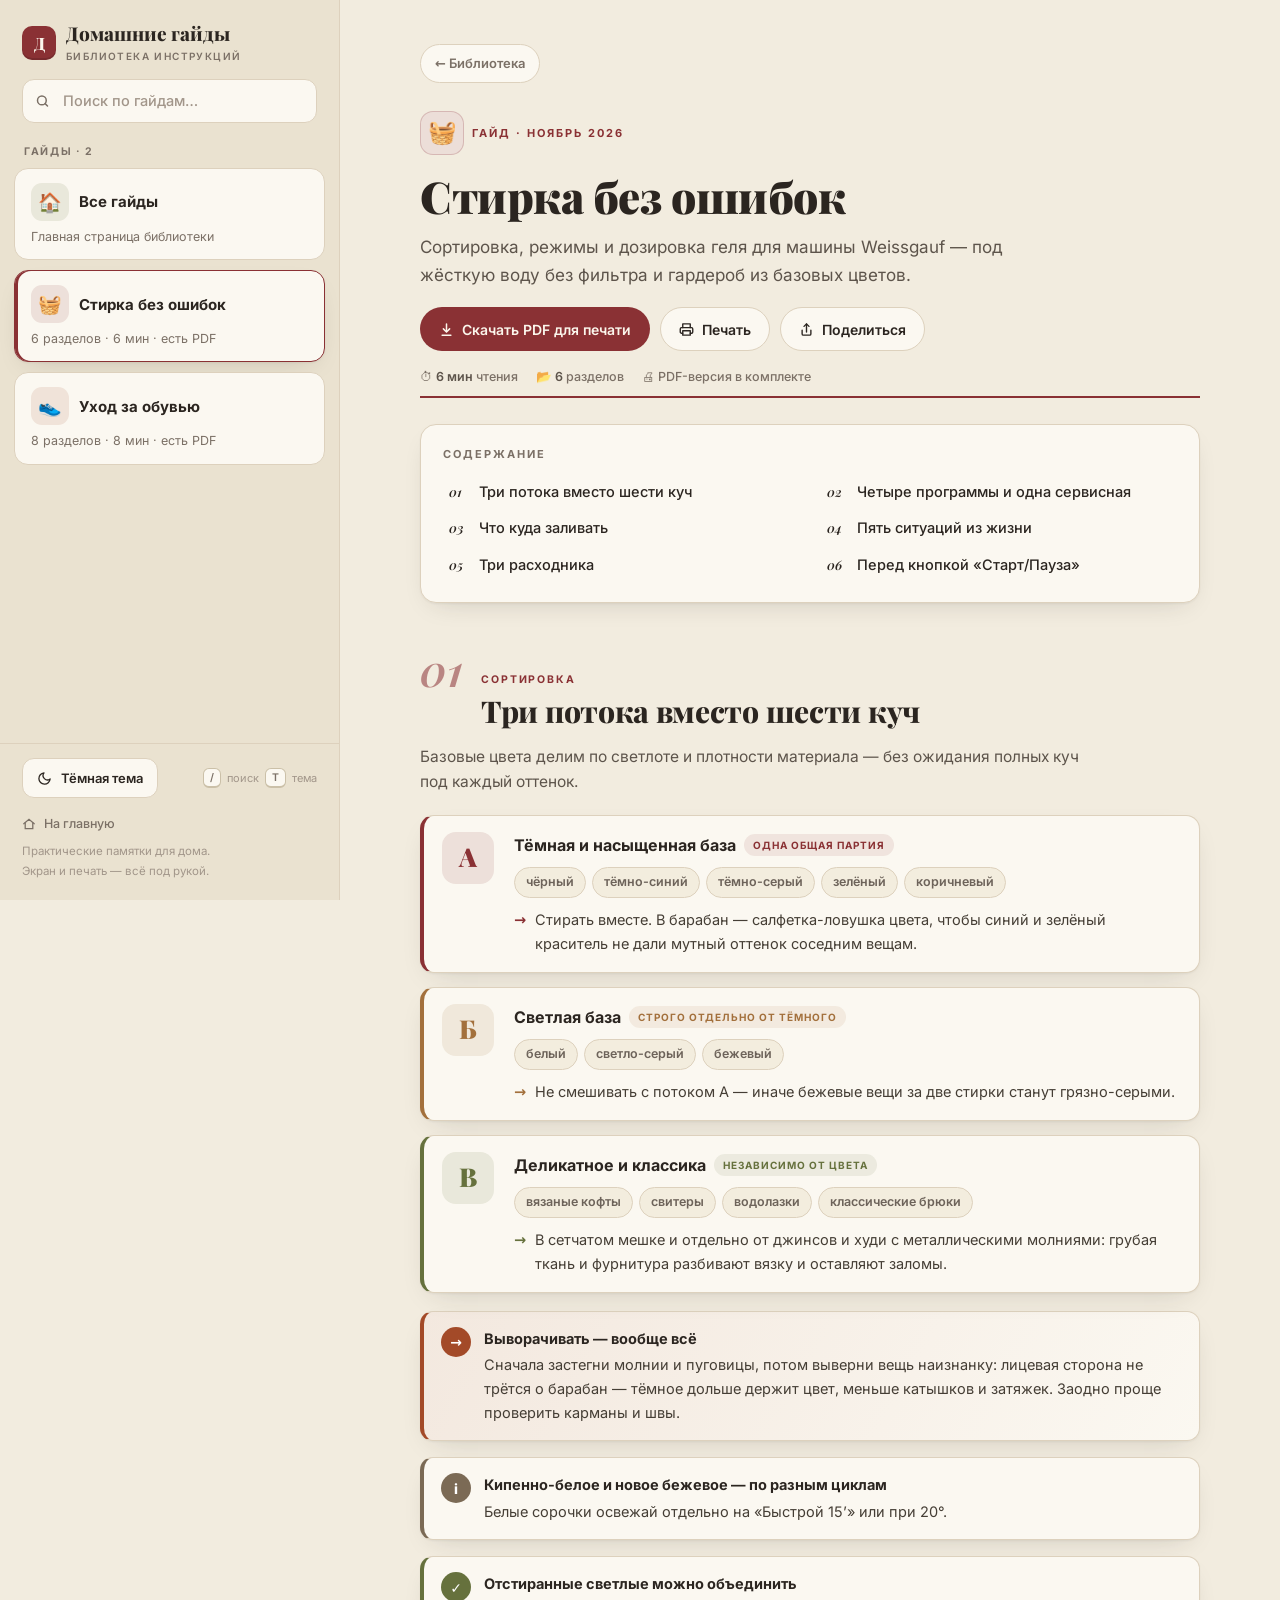
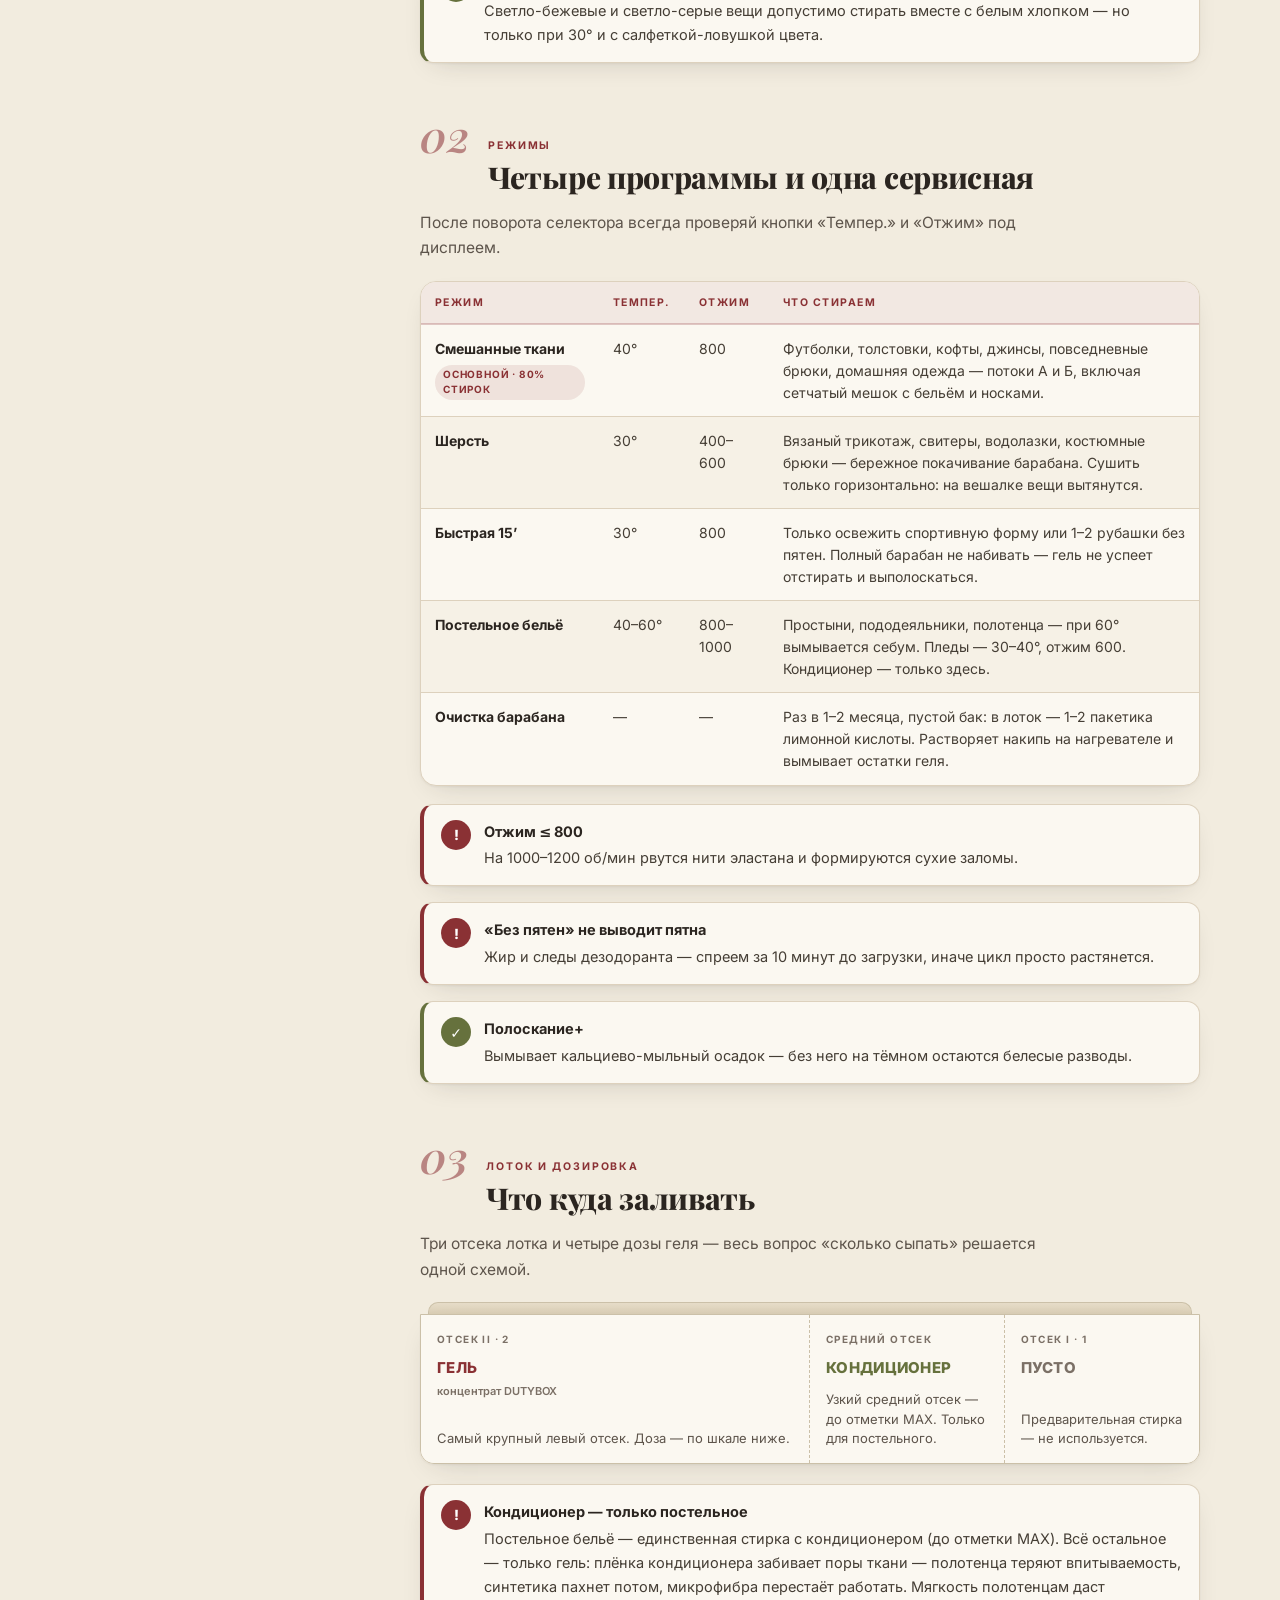
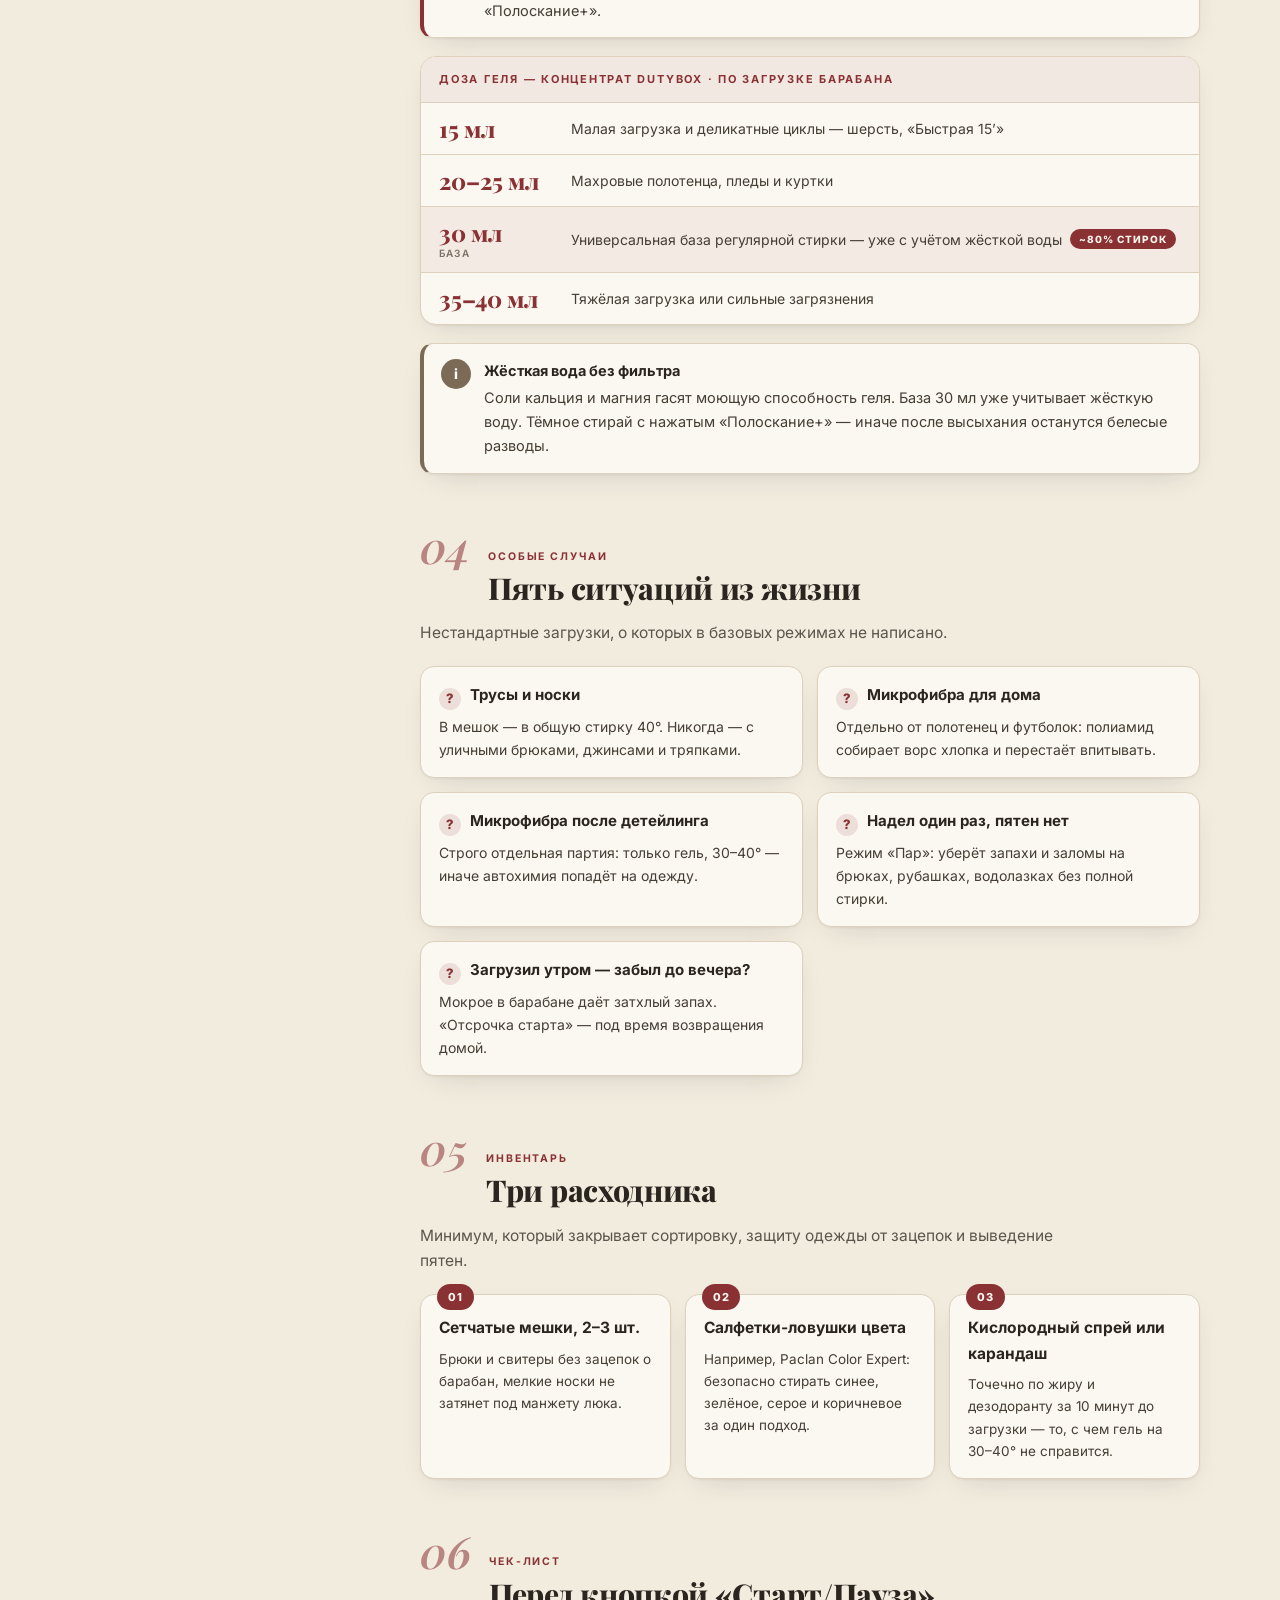
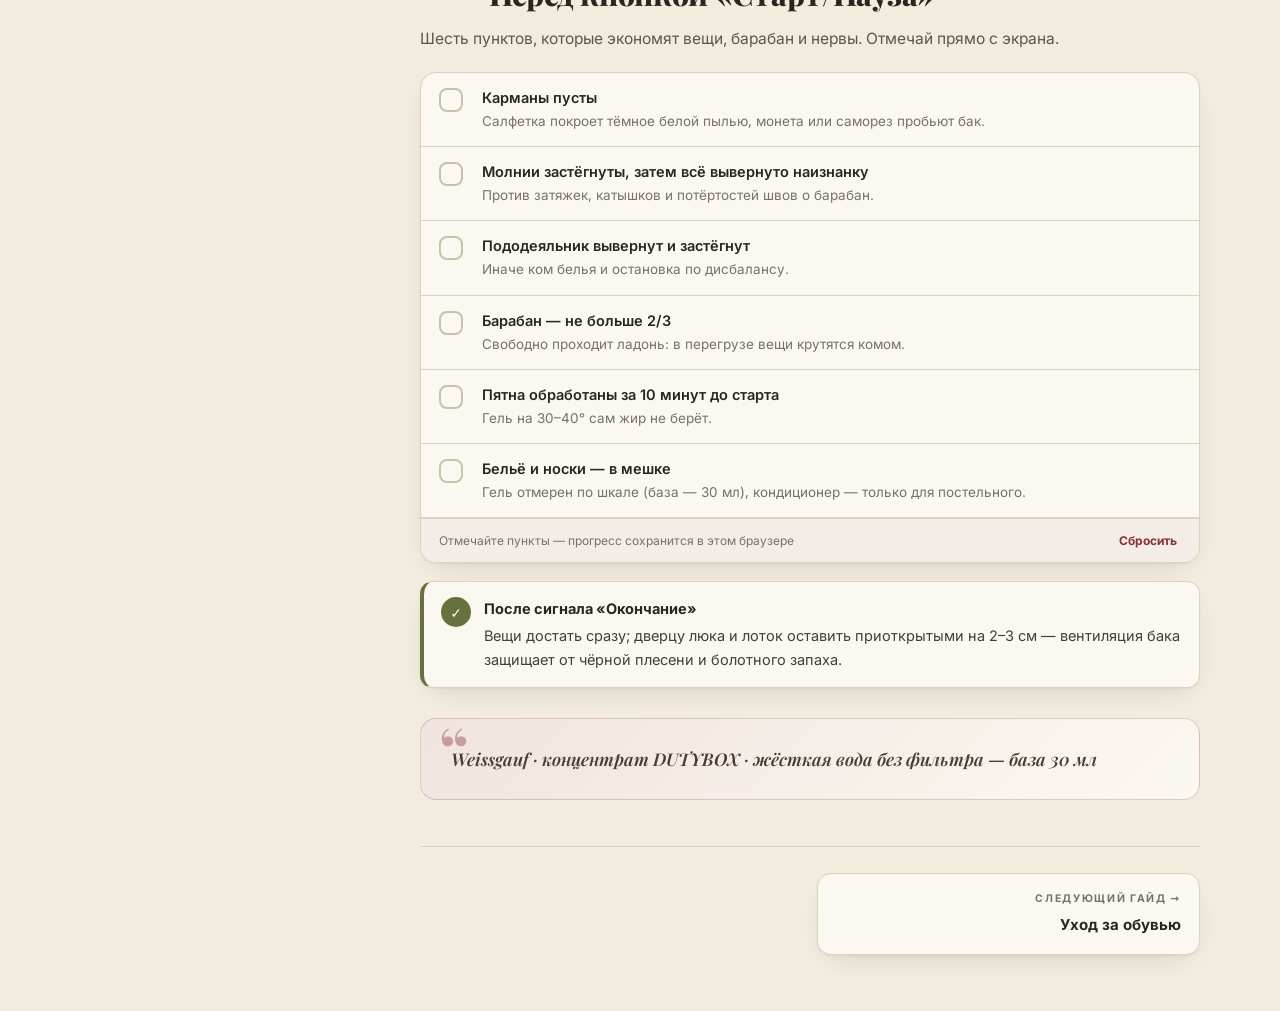
<file: guides/stirka-bez-oshibok.html>
<!DOCTYPE html>
<html lang="ru">
<head>
<meta charset="UTF-8">
<meta name="viewport" content="width=device-width, initial-scale=1, viewport-fit=cover">
<title>Стирка без ошибок · Домашние гайды</title>
<meta name="description" content="Сортировка, режимы и дозировка геля для машины Weissgauf — под жёсткую воду без фильтра и гардероб из базовых цветов.">
<meta name="theme-color" content="#8a3134">
<script>
/* Тема ставится до первой отрисовки, чтобы не было вспышки светлым/тёмным.
   Порядок: сохранённый выбор -> системная настройка -> светлая. */
(function () {
  try {
    var t = localStorage.getItem('cg-theme');
    if (t !== 'dark' && t !== 'light') {
      t = window.matchMedia('(prefers-color-scheme: dark)').matches ? 'dark' : 'light';
    }
    document.documentElement.setAttribute('data-theme', t);
  } catch (e) {}
})();
</script>
<link rel="icon" href="../favicon.svg" type="image/svg+xml">
<link rel="apple-touch-icon" href="../icons/icon-192.png">
<link rel="manifest" href="../manifest.webmanifest">
<meta property="og:title" content="Стирка без ошибок · Домашние гайды">
<meta property="og:description" content="Сортировка, режимы и дозировка геля для машины Weissgauf — под жёсткую воду без фильтра и гардероб из базовых цветов.">
<meta property="og:type" content="website">
<link rel="stylesheet" href="../fonts/fonts.css">
<link rel="stylesheet" href="../css/style.css?v=2">
</head>
<body data-page="guide" data-in-guides data-guide="stirka-bez-oshibok">
<div id="progress" aria-hidden="true"></div>
<a class="skip" href="#main">К содержанию</a>

<header class="topbar">
  <button id="burger" class="burger" aria-label="Открыть меню" aria-expanded="false" type="button">
    <span></span><span></span><span></span>
  </button>
  <a class="brand" href="../index.html">
    <span class="brand-mark" aria-hidden="true">Д</span>
    <span><span class="brand-name">Домашние гайды</span></span>
  </a>
  <button id="theme-top" class="theme-btn icon-btn" type="button" aria-label="Переключить тему" aria-pressed="false" title="Тёмная тема (T)">
    <svg class="ic-moon" width="17" height="17" viewBox="0 0 24 24" fill="none" stroke="currentColor" stroke-width="2" stroke-linecap="round" stroke-linejoin="round" aria-hidden="true"><path d="M21 12.8A9 9 0 1 1 11.2 3a7 7 0 0 0 9.8 9.8Z"/></svg>
    <svg class="ic-sun" width="17" height="17" viewBox="0 0 24 24" fill="none" stroke="currentColor" stroke-width="2" stroke-linecap="round" stroke-linejoin="round" aria-hidden="true"><circle cx="12" cy="12" r="4"/><path d="M12 2v2M12 20v2M4.9 4.9l1.4 1.4M17.7 17.7l1.4 1.4M2 12h2M20 12h2M4.9 19.1l1.4-1.4M17.7 6.3l1.4-1.4"/></svg>
  </button>
</header>

<div class="overlay" id="overlay"></div>
<aside class="drawer" id="drawer" aria-label="Меню библиотеки"><div class="side-head"><a class="brand" href="../index.html"><span class="brand-mark" aria-hidden="true">Д</span><span><span class="brand-name">Домашние гайды</span><span class="brand-sub">библиотека инструкций</span></span></a></div><div class="side-search"><svg width="15" height="15" viewBox="0 0 24 24" fill="none" stroke="currentColor" stroke-width="2.4" stroke-linecap="round" aria-hidden="true"><circle cx="11" cy="11" r="7"/><path d="m20 20-3.8-3.8"/></svg><input class="search-input" type="search" placeholder="Поиск по гайдам…" aria-label="Поиск по гайдам"></div><div class="side-label">Гайды</div><nav class="side-nav" aria-label="Список гайдов"></nav><div class="side-foot"><div class="side-tools"><button class="theme-btn" type="button" aria-pressed="false" title="Тёмная тема (T)"><svg class="ic-moon" width="15" height="15" viewBox="0 0 24 24" fill="none" stroke="currentColor" stroke-width="2.1" stroke-linecap="round" stroke-linejoin="round" aria-hidden="true"><path d="M21 12.8A9 9 0 1 1 11.2 3a7 7 0 0 0 9.8 9.8Z"/></svg><svg class="ic-sun" width="15" height="15" viewBox="0 0 24 24" fill="none" stroke="currentColor" stroke-width="2.1" stroke-linecap="round" stroke-linejoin="round" aria-hidden="true"><circle cx="12" cy="12" r="4"/><path d="M12 2v2M12 20v2M4.9 4.9l1.4 1.4M17.7 17.7l1.4 1.4M2 12h2M20 12h2M4.9 19.1l1.4-1.4M17.7 6.3l1.4-1.4"/></svg><span class="tb-label">Тёмная тема</span></button><span class="side-kbd" title="Горячие клавиши"><kbd>/</kbd> поиск <kbd>T</kbd> тема</span></div><a href="../index.html"><svg width="14" height="14" viewBox="0 0 24 24" fill="none" stroke="currentColor" stroke-width="2.2" stroke-linecap="round" aria-hidden="true"><path d="M3 11.5 12 4l9 7.5"/><path d="M5.5 10v10h13V10"/></svg> На главную</a><span class="side-copy">Практические памятки для дома.<br>Экран и печать — всё под рукой.</span></div><button class="drawer-close" aria-label="Закрыть меню" type="button">✕</button></aside>
<aside class="sidebar" id="sidebar" aria-label="Меню библиотеки"><div class="side-head"><a class="brand" href="../index.html"><span class="brand-mark" aria-hidden="true">Д</span><span><span class="brand-name">Домашние гайды</span><span class="brand-sub">библиотека инструкций</span></span></a></div><div class="side-search"><svg width="15" height="15" viewBox="0 0 24 24" fill="none" stroke="currentColor" stroke-width="2.4" stroke-linecap="round" aria-hidden="true"><circle cx="11" cy="11" r="7"/><path d="m20 20-3.8-3.8"/></svg><input class="search-input" type="search" placeholder="Поиск по гайдам…" aria-label="Поиск по гайдам"></div><div class="side-label">Гайды</div><nav class="side-nav" aria-label="Список гайдов"></nav><div class="side-foot"><div class="side-tools"><button class="theme-btn" type="button" aria-pressed="false" title="Тёмная тема (T)"><svg class="ic-moon" width="15" height="15" viewBox="0 0 24 24" fill="none" stroke="currentColor" stroke-width="2.1" stroke-linecap="round" stroke-linejoin="round" aria-hidden="true"><path d="M21 12.8A9 9 0 1 1 11.2 3a7 7 0 0 0 9.8 9.8Z"/></svg><svg class="ic-sun" width="15" height="15" viewBox="0 0 24 24" fill="none" stroke="currentColor" stroke-width="2.1" stroke-linecap="round" stroke-linejoin="round" aria-hidden="true"><circle cx="12" cy="12" r="4"/><path d="M12 2v2M12 20v2M4.9 4.9l1.4 1.4M17.7 17.7l1.4 1.4M2 12h2M20 12h2M4.9 19.1l1.4-1.4M17.7 6.3l1.4-1.4"/></svg><span class="tb-label">Тёмная тема</span></button><span class="side-kbd" title="Горячие клавиши"><kbd>/</kbd> поиск <kbd>T</kbd> тема</span></div><a href="../index.html"><svg width="14" height="14" viewBox="0 0 24 24" fill="none" stroke="currentColor" stroke-width="2.2" stroke-linecap="round" aria-hidden="true"><path d="M3 11.5 12 4l9 7.5"/><path d="M5.5 10v10h13V10"/></svg> На главную</a><span class="side-copy">Практические памятки для дома.<br>Экран и печать — всё под рукой.</span></div></aside>

<main id="main" class="main" tabindex="-1">
  <div class="main-inner">
<nav class="crumbs" aria-label="Хлебные крошки"><a href="../index.html">← Библиотека</a></nav>
<header class="art-head" style="--ac:#8a3134"><div class="art-chips"><span class="art-emoji" aria-hidden="true">🧺</span><span class="art-kicker">Гайд · ноябрь 2026</span></div>
<h1>Стирка без ошибок</h1>
<p class="art-lede">Сортировка, режимы и дозировка геля для машины Weissgauf — под жёсткую воду без фильтра и гардероб из базовых цветов.</p><div class="art-actions"><a class="btn btn-accent" href="../pdf/gid-po-stirke-a4.pdf" download=""><svg width="15" height="15" viewBox="0 0 24 24" fill="none" stroke="currentColor" stroke-width="2.4" stroke-linecap="round" stroke-linejoin="round" aria-hidden="true"><path d="M12 3v12"></path><path d="m7 11 5 5 5-5"></path><path d="M5 21h14"></path></svg>Скачать PDF для печати</a><button class="btn btn-ghost" id="print-btn" type="button"><svg width="15" height="15" viewBox="0 0 24 24" fill="none" stroke="currentColor" stroke-width="2.2" stroke-linecap="round" stroke-linejoin="round" aria-hidden="true"><path d="M6 9V3h12v6"></path><path d="M6 18H4a2 2 0 0 1-2-2v-5a2 2 0 0 1 2-2h16a2 2 0 0 1 2 2v5a2 2 0 0 1-2 2h-2"></path><path d="M6 14h12v7H6z"></path></svg>Печать</button><button class="btn btn-ghost" id="share-btn" type="button"><svg width="15" height="15" viewBox="0 0 24 24" fill="none" stroke="currentColor" stroke-width="2.2" stroke-linecap="round" stroke-linejoin="round" aria-hidden="true"><path d="M12 3v13"></path><path d="m8 7 4-4 4 4"></path><path d="M5 13v6a2 2 0 0 0 2 2h10a2 2 0 0 0 2-2v-6"></path></svg>Поделиться</button></div><div class="art-meta"><span>⏱ <b>6 мин</b> чтения</span><span>📂 <b>6</b> разделов</span><span>🖨 PDF-версия в комплекте</span></div></header>
<nav class="toc" aria-label="Содержание гайда"><div class="toc-t">Содержание</div>
<ol><li><a href="#sortirovka" data-sec="sortirovka" class="cur"><span class="n">01</span><span class="t">Три потока вместо шести куч</span></a></li><li><a href="#rezhimy" data-sec="rezhimy"><span class="n">02</span><span class="t">Четыре программы и одна сервисная</span></a></li><li><a href="#lotok" data-sec="lotok"><span class="n">03</span><span class="t">Что куда заливать</span></a></li><li><a href="#sluchai" data-sec="sluchai"><span class="n">04</span><span class="t">Пять ситуаций из жизни</span></a></li><li><a href="#rashodniki" data-sec="rashodniki"><span class="n">05</span><span class="t">Три расходника</span></a></li><li><a href="#cheklist" data-sec="cheklist"><span class="n">06</span><span class="t">Перед кнопкой «Старт/Пауза»</span></a></li></ol>
</nav>
<section class="sec" id="sortirovka" style="--ac:#8a3134"><div class="sec-head"><span class="sec-num" aria-hidden="true">01</span><div><div class="sec-kicker">Сортировка</div>
<h2>Три потока вместо шести куч<button class="sec-anchor" type="button" data-anchor="#sortirovka" title="Скопировать ссылку на раздел" aria-label="Скопировать ссылку на раздел"><svg width="14" height="14" viewBox="0 0 24 24" fill="none" stroke="currentColor" stroke-width="2.2" stroke-linecap="round" stroke-linejoin="round" aria-hidden="true"><path d="M10 13a5 5 0 0 0 7.5.5l3-3a5 5 0 0 0-7-7l-1.7 1.7"></path><path d="M14 11a5 5 0 0 0-7.5-.5l-3 3a5 5 0 0 0 7 7l1.7-1.7"></path></svg></button></h2></div></div>
<p class="sec-intro">Базовые цвета делим по светлоте и плотности материала — без ожидания полных куч под каждый оттенок.</p><div class="streams"><div class="stream" style="--sc:#8a3134"><span class="stream-letter" aria-hidden="true">А</span><div><div class="stream-title">Тёмная и насыщенная база<span class="stream-badge">одна общая партия</span></div><div class="stream-chips"><span class="chip">чёрный</span><span class="chip">тёмно-синий</span><span class="chip">тёмно-серый</span><span class="chip">зелёный</span><span class="chip">коричневый</span></div><div class="stream-action"><span class="arr" aria-hidden="true">→</span><span>Стирать вместе. В барабан — салфетка-ловушка цвета, чтобы синий и зелёный краситель не дали мутный оттенок соседним вещам.</span></div></div></div><div class="stream" style="--sc:#a3703c"><span class="stream-letter" aria-hidden="true">Б</span><div><div class="stream-title">Светлая база<span class="stream-badge">строго отдельно от тёмного</span></div><div class="stream-chips"><span class="chip">белый</span><span class="chip">светло-серый</span><span class="chip">бежевый</span></div><div class="stream-action"><span class="arr" aria-hidden="true">→</span><span>Не смешивать с потоком А — иначе бежевые вещи за две стирки станут грязно-серыми.</span></div></div></div><div class="stream" style="--sc:#66713d"><span class="stream-letter" aria-hidden="true">В</span><div><div class="stream-title">Деликатное и классика<span class="stream-badge">независимо от цвета</span></div><div class="stream-chips"><span class="chip">вязаные кофты</span><span class="chip">свитеры</span><span class="chip">водолазки</span><span class="chip">классические брюки</span></div><div class="stream-action"><span class="arr" aria-hidden="true">→</span><span>В сетчатом мешке и отдельно от джинсов и худи с металлическими молниями: грубая ткань и фурнитура разбивают вязку и оставляют заломы.</span></div></div></div></div><div class="note note--key" role="note"><span class="note-ic" aria-hidden="true">→</span><div><div class="note-t">Выворачивать — вообще всё</div><div class="note-d">Сначала застегни молнии и пуговицы, потом выверни вещь наизнанку: лицевая сторона не трётся о барабан — тёмное дольше держит цвет, меньше катышков и затяжек. Заодно проще проверить карманы и швы.</div></div></div><div class="note note--info" role="note"><span class="note-ic" aria-hidden="true">i</span><div><div class="note-t">Кипенно-белое и новое бежевое — по разным циклам</div><div class="note-d">Белые сорочки освежай отдельно на «Быстрой 15’» или при 20°.</div></div></div><div class="note note--tip" role="note"><span class="note-ic" aria-hidden="true">✓</span><div><div class="note-t">Отстиранные светлые можно объединить</div><div class="note-d">Светло-бежевые и светло-серые вещи допустимо стирать вместе с белым хлопком — но только при 30° и с салфеткой-ловушкой цвета.</div></div></div></section>
<section class="sec" id="rezhimy" style="--ac:#8a3134"><div class="sec-head"><span class="sec-num" aria-hidden="true">02</span><div><div class="sec-kicker">Режимы</div>
<h2>Четыре программы и одна сервисная<button class="sec-anchor" type="button" data-anchor="#rezhimy" title="Скопировать ссылку на раздел" aria-label="Скопировать ссылку на раздел"><svg width="14" height="14" viewBox="0 0 24 24" fill="none" stroke="currentColor" stroke-width="2.2" stroke-linecap="round" stroke-linejoin="round" aria-hidden="true"><path d="M10 13a5 5 0 0 0 7.5.5l3-3a5 5 0 0 0-7-7l-1.7 1.7"></path><path d="M14 11a5 5 0 0 0-7.5-.5l-3 3a5 5 0 0 0 7 7l1.7-1.7"></path></svg></button></h2></div></div>
<p class="sec-intro">После поворота селектора всегда проверяй кнопки «Темпер.» и «Отжим» под дисплеем.</p><div class="tbl-wrap">
<table><thead><tr><th>Режим</th><th>Темпер.</th><th>Отжим</th><th>Что стираем</th></tr>
</thead>
<tbody><tr><td class="strong">Смешанные ткани<span class="row-badge">основной · 80% стирок</span></td><td>40°</td><td>800</td><td>Футболки, толстовки, кофты, джинсы, повседневные брюки, домашняя одежда — потоки А и Б, включая сетчатый мешок с бельём и носками.</td></tr>
<tr><td class="strong">Шерсть</td><td>30°</td><td>400–600</td><td>Вязаный трикотаж, свитеры, водолазки, костюмные брюки — бережное покачивание барабана. Сушить только горизонтально: на вешалке вещи вытянутся.</td></tr>
<tr><td class="strong">Быстрая 15’</td><td>30°</td><td>800</td><td>Только освежить спортивную форму или 1–2 рубашки без пятен. Полный барабан не набивать — гель не успеет отстирать и выполоскаться.</td></tr>
<tr><td class="strong">Постельное бельё</td><td>40–60°</td><td>800–1000</td><td>Простыни, пододеяльники, полотенца — при 60° вымывается себум. Пледы — 30–40°, отжим 600. Кондиционер — только здесь.</td></tr>
<tr><td class="strong">Очистка барабана</td><td>—</td><td>—</td><td>Раз в 1–2 месяца, пустой бак: в лоток — 1–2 пакетика лимонной кислоты. Растворяет накипь на нагревателе и вымывает остатки геля.</td></tr>
</tbody>
</table>
</div><div class="note note--warn" role="note"><span class="note-ic" aria-hidden="true">!</span><div><div class="note-t">Отжим ≤ 800</div><div class="note-d">На 1000–1200 об/мин рвутся нити эластана и формируются сухие заломы.</div></div></div><div class="note note--warn" role="note"><span class="note-ic" aria-hidden="true">!</span><div><div class="note-t">«Без пятен» не выводит пятна</div><div class="note-d">Жир и следы дезодоранта — спреем за 10 минут до загрузки, иначе цикл просто растянется.</div></div></div><div class="note note--tip" role="note"><span class="note-ic" aria-hidden="true">✓</span><div><div class="note-t">Полоскание+</div><div class="note-d">Вымывает кальциево-мыльный осадок — без него на тёмном остаются белесые разводы.</div></div></div></section>
<section class="sec" id="lotok" style="--ac:#8a3134"><div class="sec-head"><span class="sec-num" aria-hidden="true">03</span><div><div class="sec-kicker">Лоток и дозировка</div>
<h2>Что куда заливать<button class="sec-anchor" type="button" data-anchor="#lotok" title="Скопировать ссылку на раздел" aria-label="Скопировать ссылку на раздел"><svg width="14" height="14" viewBox="0 0 24 24" fill="none" stroke="currentColor" stroke-width="2.2" stroke-linecap="round" stroke-linejoin="round" aria-hidden="true"><path d="M10 13a5 5 0 0 0 7.5.5l3-3a5 5 0 0 0-7-7l-1.7 1.7"></path><path d="M14 11a5 5 0 0 0-7.5-.5l-3 3a5 5 0 0 0 7 7l1.7-1.7"></path></svg></button></h2></div></div>
<p class="sec-intro">Три отсека лотка и четыре дозы геля — весь вопрос «сколько сыпать» решается одной схемой.</p><div class="tray" aria-label="Схема лотка стиральной машины"><div class="tray-lid" aria-hidden="true"></div><div class="tray-cells"><div class="tray-cell "><div class="tray-slot">ОТСЕК II · 2</div><div class="tray-name">Гель</div><div class="tray-sub">концентрат DUTYBOX</div><div class="tray-note">Самый крупный левый отсек. Доза — по шкале ниже.</div></div><div class="tray-cell t-cond"><div class="tray-slot">СРЕДНИЙ ОТСЕК</div><div class="tray-name">Кондиционер</div><div class="tray-note">Узкий средний отсек — до отметки MAX. Только для постельного.</div></div><div class="tray-cell t-empty"><div class="tray-slot">ОТСЕК I · 1</div><div class="tray-name">Пусто</div><div class="tray-note">Предварительная стирка — не используется.</div></div></div></div><div class="note note--warn" role="note"><span class="note-ic" aria-hidden="true">!</span><div><div class="note-t">Кондиционер — только постельное</div><div class="note-d">Постельное бельё — единственная стирка с кондиционером (до отметки MAX). Всё остальное — только гель: плёнка кондиционера забивает поры ткани — полотенца теряют впитываемость, синтетика пахнет потом, микрофибра перестаёт работать. Мягкость полотенцам даст «Полоскание+».</div></div></div><div class="dosing"><div class="dosing-t">Доза геля — концентрат DUTYBOX · по загрузке барабана</div><div class="dose-row"><div class="dose-val">15 мл</div><div class="dose-txt">Малая загрузка и деликатные циклы — шерсть, «Быстрая 15’»</div></div><div class="dose-row"><div class="dose-val">20–25 мл</div><div class="dose-txt">Махровые полотенца, пледы и куртки</div></div><div class="dose-row base"><div class="dose-val">30 мл<small>база</small></div><div class="dose-txt">Универсальная база регулярной стирки — уже с учётом жёсткой воды<span class="base-badge">~80% стирок</span></div></div><div class="dose-row"><div class="dose-val">35–40 мл</div><div class="dose-txt">Тяжёлая загрузка или сильные загрязнения</div></div></div><div class="note note--info" role="note"><span class="note-ic" aria-hidden="true">i</span><div><div class="note-t">Жёсткая вода без фильтра</div><div class="note-d">Соли кальция и магния гасят моющую способность геля. База 30 мл уже учитывает жёсткую воду. Тёмное стирай с нажатым «Полоскание+» — иначе после высыхания останутся белесые разводы.</div></div></div></section>
<section class="sec" id="sluchai" style="--ac:#8a3134"><div class="sec-head"><span class="sec-num" aria-hidden="true">04</span><div><div class="sec-kicker">Особые случаи</div>
<h2>Пять ситуаций из жизни<button class="sec-anchor" type="button" data-anchor="#sluchai" title="Скопировать ссылку на раздел" aria-label="Скопировать ссылку на раздел"><svg width="14" height="14" viewBox="0 0 24 24" fill="none" stroke="currentColor" stroke-width="2.2" stroke-linecap="round" stroke-linejoin="round" aria-hidden="true"><path d="M10 13a5 5 0 0 0 7.5.5l3-3a5 5 0 0 0-7-7l-1.7 1.7"></path><path d="M14 11a5 5 0 0 0-7.5-.5l-3 3a5 5 0 0 0 7 7l1.7-1.7"></path></svg></button></h2></div></div>
<p class="sec-intro">Нестандартные загрузки, о которых в базовых режимах не написано.</p><div class="cases"><div class="case"><div class="case-q">Трусы и носки</div><div class="case-a">В мешок — в общую стирку 40°. Никогда — с уличными брюками, джинсами и тряпками.</div></div><div class="case"><div class="case-q">Микрофибра для дома</div><div class="case-a">Отдельно от полотенец и футболок: полиамид собирает ворс хлопка и перестаёт впитывать.</div></div><div class="case"><div class="case-q">Микрофибра после детейлинга</div><div class="case-a">Строго отдельная партия: только гель, 30–40° — иначе автохимия попадёт на одежду.</div></div><div class="case"><div class="case-q">Надел один раз, пятен нет</div><div class="case-a">Режим «Пар»: уберёт запахи и заломы на брюках, рубашках, водолазках без полной стирки.</div></div><div class="case"><div class="case-q">Загрузил утром — забыл до вечера?</div><div class="case-a">Мокрое в барабане даёт затхлый запах. «Отсрочка старта» — под время возвращения домой.</div></div></div></section>
<section class="sec" id="rashodniki" style="--ac:#8a3134"><div class="sec-head"><span class="sec-num" aria-hidden="true">05</span><div><div class="sec-kicker">Инвентарь</div>
<h2>Три расходника<button class="sec-anchor" type="button" data-anchor="#rashodniki" title="Скопировать ссылку на раздел" aria-label="Скопировать ссылку на раздел"><svg width="14" height="14" viewBox="0 0 24 24" fill="none" stroke="currentColor" stroke-width="2.2" stroke-linecap="round" stroke-linejoin="round" aria-hidden="true"><path d="M10 13a5 5 0 0 0 7.5.5l3-3a5 5 0 0 0-7-7l-1.7 1.7"></path><path d="M14 11a5 5 0 0 0-7.5-.5l-3 3a5 5 0 0 0 7 7l1.7-1.7"></path></svg></button></h2></div></div>
<p class="sec-intro">Минимум, который закрывает сортировку, защиту одежды от зацепок и выведение пятен.</p><div class="supplies"><div class="supply"><span class="supply-num">01</span><div class="supply-t">Сетчатые мешки, 2–3 шт.</div><div class="supply-d">Брюки и свитеры без зацепок о барабан, мелкие носки не затянет под манжету люка.</div></div><div class="supply"><span class="supply-num">02</span><div class="supply-t">Салфетки-ловушки цвета</div><div class="supply-d">Например, Paclan Color Expert: безопасно стирать синее, зелёное, серое и коричневое за один подход.</div></div><div class="supply"><span class="supply-num">03</span><div class="supply-t">Кислородный спрей или карандаш</div><div class="supply-d">Точечно по жиру и дезодоранту за 10 минут до загрузки — то, с чем гель на 30–40° не справится.</div></div></div></section>
<section class="sec" id="cheklist" style="--ac:#8a3134"><div class="sec-head"><span class="sec-num" aria-hidden="true">06</span><div><div class="sec-kicker">Чек-лист</div>
<h2>Перед кнопкой «Старт/Пауза»<button class="sec-anchor" type="button" data-anchor="#cheklist" title="Скопировать ссылку на раздел" aria-label="Скопировать ссылку на раздел"><svg width="14" height="14" viewBox="0 0 24 24" fill="none" stroke="currentColor" stroke-width="2.2" stroke-linecap="round" stroke-linejoin="round" aria-hidden="true"><path d="M10 13a5 5 0 0 0 7.5.5l3-3a5 5 0 0 0-7-7l-1.7 1.7"></path><path d="M14 11a5 5 0 0 0-7.5-.5l-3 3a5 5 0 0 0 7 7l1.7-1.7"></path></svg></button></h2></div></div>
<p class="sec-intro">Шесть пунктов, которые экономят вещи, барабан и нервы. Отмечай прямо с экрана.</p><div class="checklist" data-checkkey="start"><div class="chk-row" role="checkbox" aria-checked="false" tabindex="0" data-i="0"><span class="chk-box" aria-hidden="true">✓</span><div><div class="chk-t">Карманы пусты</div><div class="chk-d">Салфетка покроет тёмное белой пылью, монета или саморез пробьют бак.</div></div></div><div class="chk-row" role="checkbox" aria-checked="false" tabindex="0" data-i="1"><span class="chk-box" aria-hidden="true">✓</span><div><div class="chk-t">Молнии застёгнуты, затем всё вывернуто наизнанку</div><div class="chk-d">Против затяжек, катышков и потёртостей швов о барабан.</div></div></div><div class="chk-row" role="checkbox" aria-checked="false" tabindex="0" data-i="2"><span class="chk-box" aria-hidden="true">✓</span><div><div class="chk-t">Пододеяльник вывернут и застёгнут</div><div class="chk-d">Иначе ком белья и остановка по дисбалансу.</div></div></div><div class="chk-row" role="checkbox" aria-checked="false" tabindex="0" data-i="3"><span class="chk-box" aria-hidden="true">✓</span><div><div class="chk-t">Барабан — не больше 2/3</div><div class="chk-d">Свободно проходит ладонь: в перегрузе вещи крутятся комом.</div></div></div><div class="chk-row" role="checkbox" aria-checked="false" tabindex="0" data-i="4"><span class="chk-box" aria-hidden="true">✓</span><div><div class="chk-t">Пятна обработаны за 10 минут до старта</div><div class="chk-d">Гель на 30–40° сам жир не берёт.</div></div></div><div class="chk-row" role="checkbox" aria-checked="false" tabindex="0" data-i="5"><span class="chk-box" aria-hidden="true">✓</span><div><div class="chk-t">Бельё и носки — в мешке</div><div class="chk-d">Гель отмерен по шкале (база — 30 мл), кондиционер — только для постельного.</div></div></div><div class="chk-hint"><span>Отмечайте пункты — прогресс сохранится в этом браузере</span><button class="chk-reset" type="button">Сбросить</button></div></div><div class="note note--tip" role="note"><span class="note-ic" aria-hidden="true">✓</span><div><div class="note-t">После сигнала «Окончание»</div><div class="note-d">Вещи достать сразу; дверцу люка и лоток оставить приоткрытыми на 2–3 см — вентиляция бака защищает от чёрной плесени и болотного запаха.</div></div></div><div class="closing">
<p>Weissgauf · концентрат DUTYBOX · жёсткая вода без фильтра — база 30 мл</p></div></section>
<nav class="art-nav" data-auto aria-label="Другие гайды"><span></span><a class="next" href="uhod-za-obuvyu.html"><div class="dir">Следующий гайд →</div><div class="t">Уход за обувью</div></a></nav>
  </div>
</main>

<div id="toast" class="toast" role="status" aria-live="polite"></div>

<button id="to-top" class="to-top" type="button" aria-label="Наверх" title="Наверх">
  <svg width="20" height="20" viewBox="0 0 24 24" fill="none" stroke="currentColor" stroke-width="2.4" stroke-linecap="round" stroke-linejoin="round" aria-hidden="true"><path d="M12 19V5"/><path d="m5 12 7-7 7 7"/></svg>
</button>

<noscript>
  <div style="max-width:640px;margin:24px auto;padding:0 20px;font-family:Arial,sans-serif;text-align:center">
    Меню и поиск работают с включённым JavaScript. Все материалы доступны и без него:
    <a href="../index.html">главная</a> ·
    <a href="../guides/stirka-bez-oshibok.html">Стирка без ошибок</a> ·
    <a href="../guides/uhod-za-obuvyu.html">Уход за обувью</a> ·
    <a href="../pdf/gid-po-stirke-a4.pdf">PDF: стирка</a> ·
    <a href="../pdf/uhod-za-obuvyu.pdf">PDF: обувь</a>
  </div>
</noscript>

<script src="../js/registry.js?v=2"></script>
<script src="../js/app.js?v=2"></script>
</body>
</html>
</file>
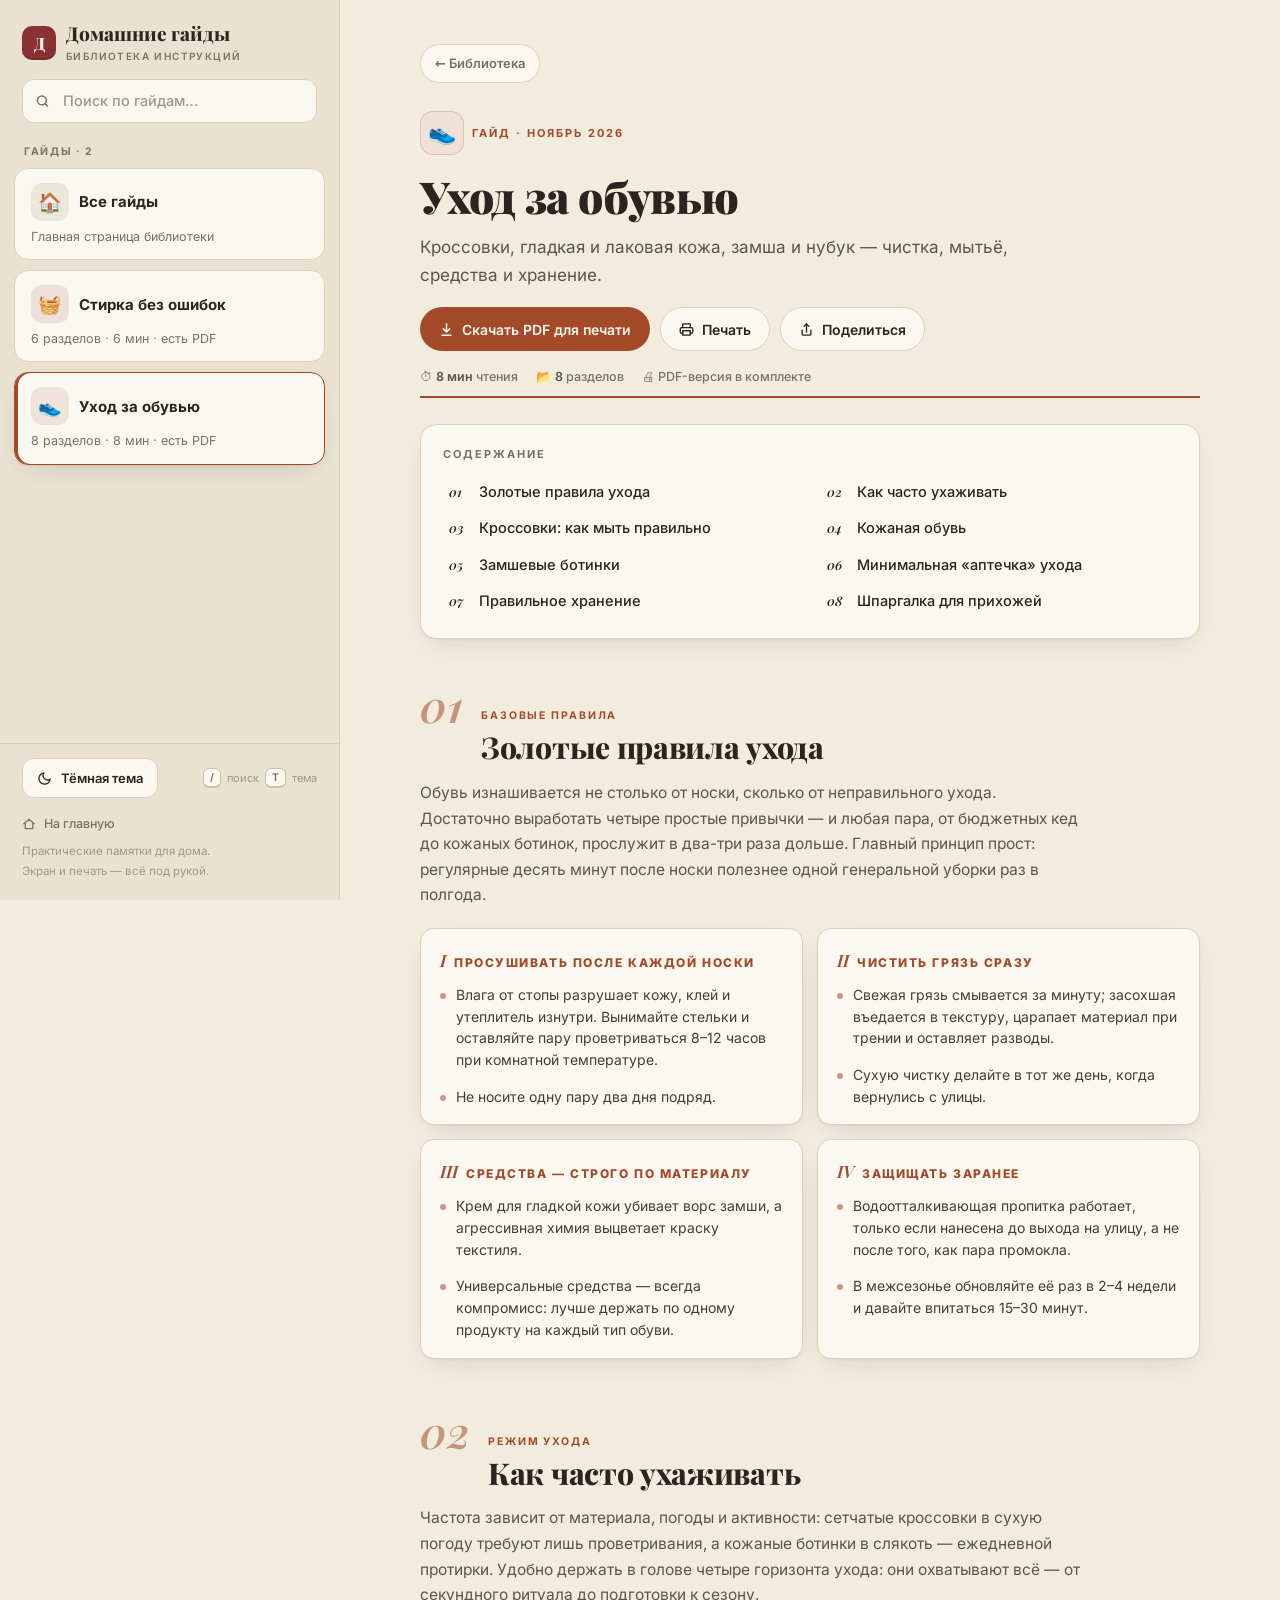
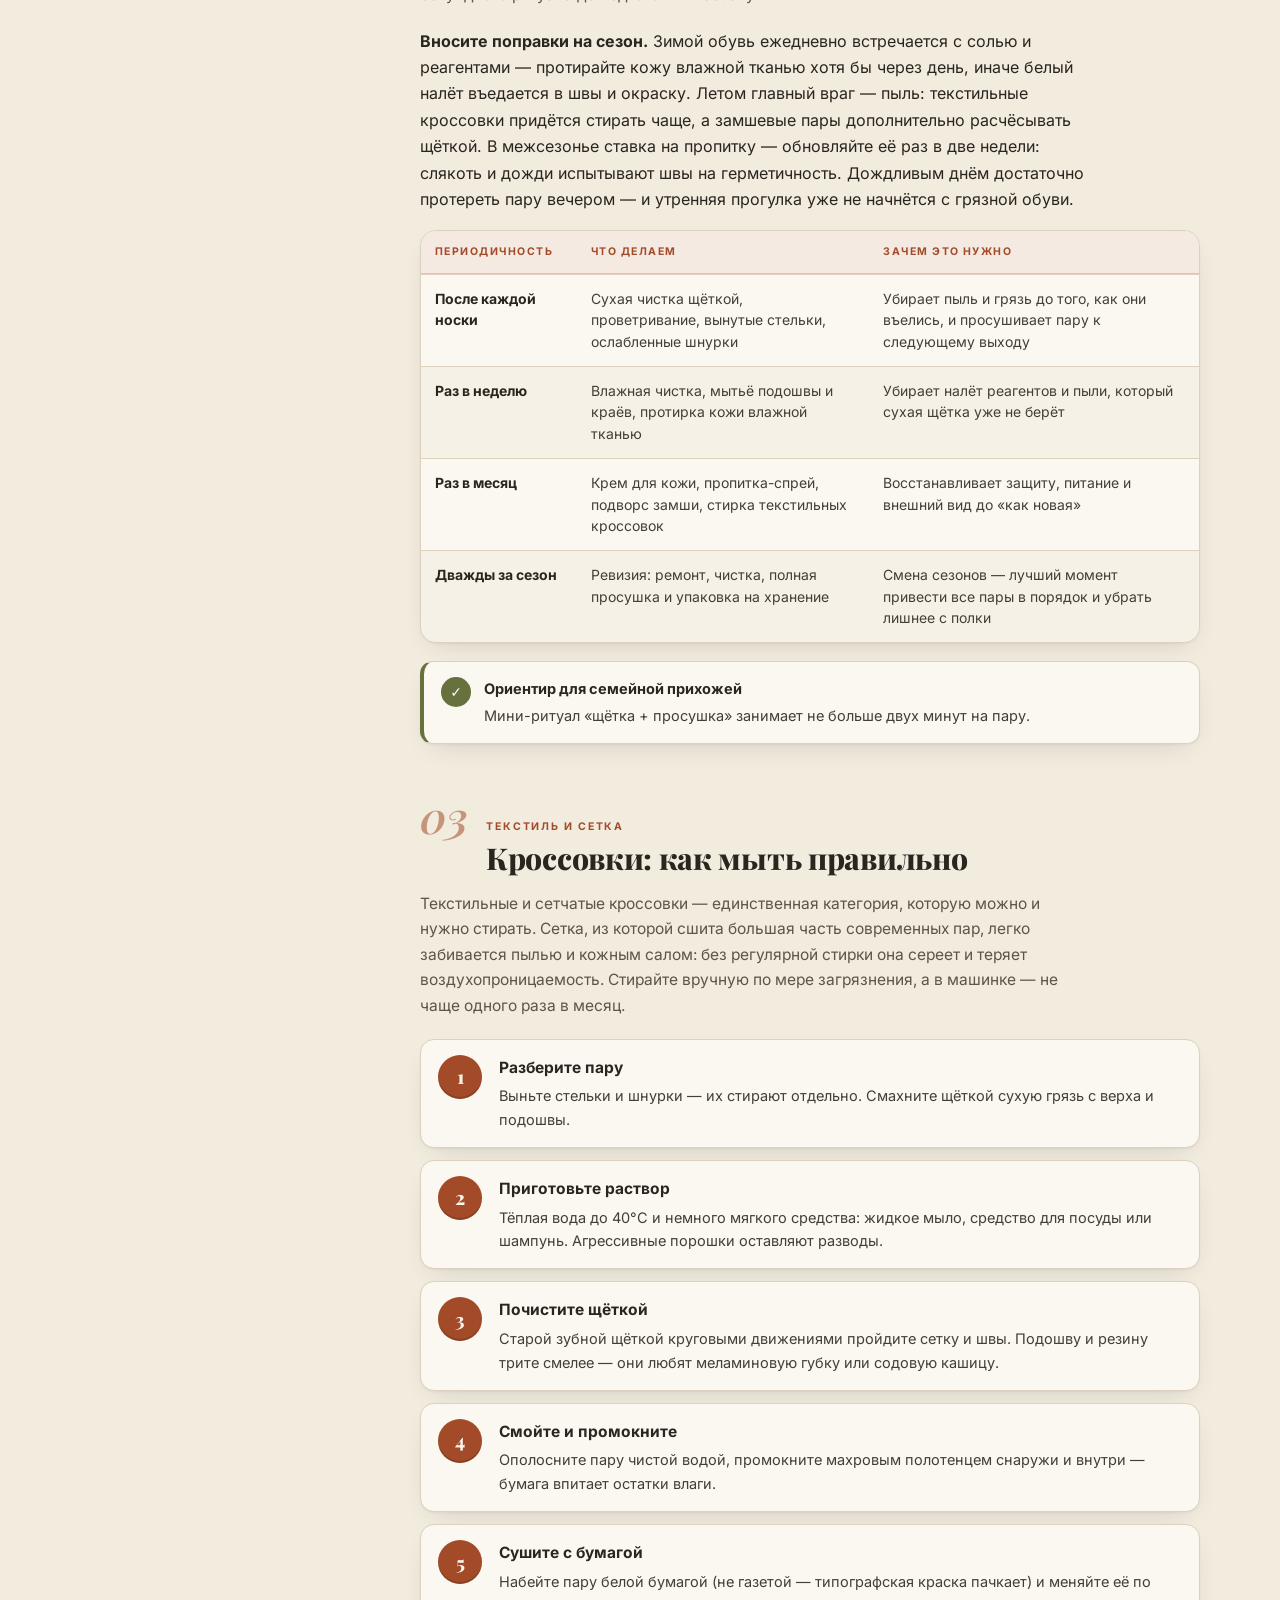
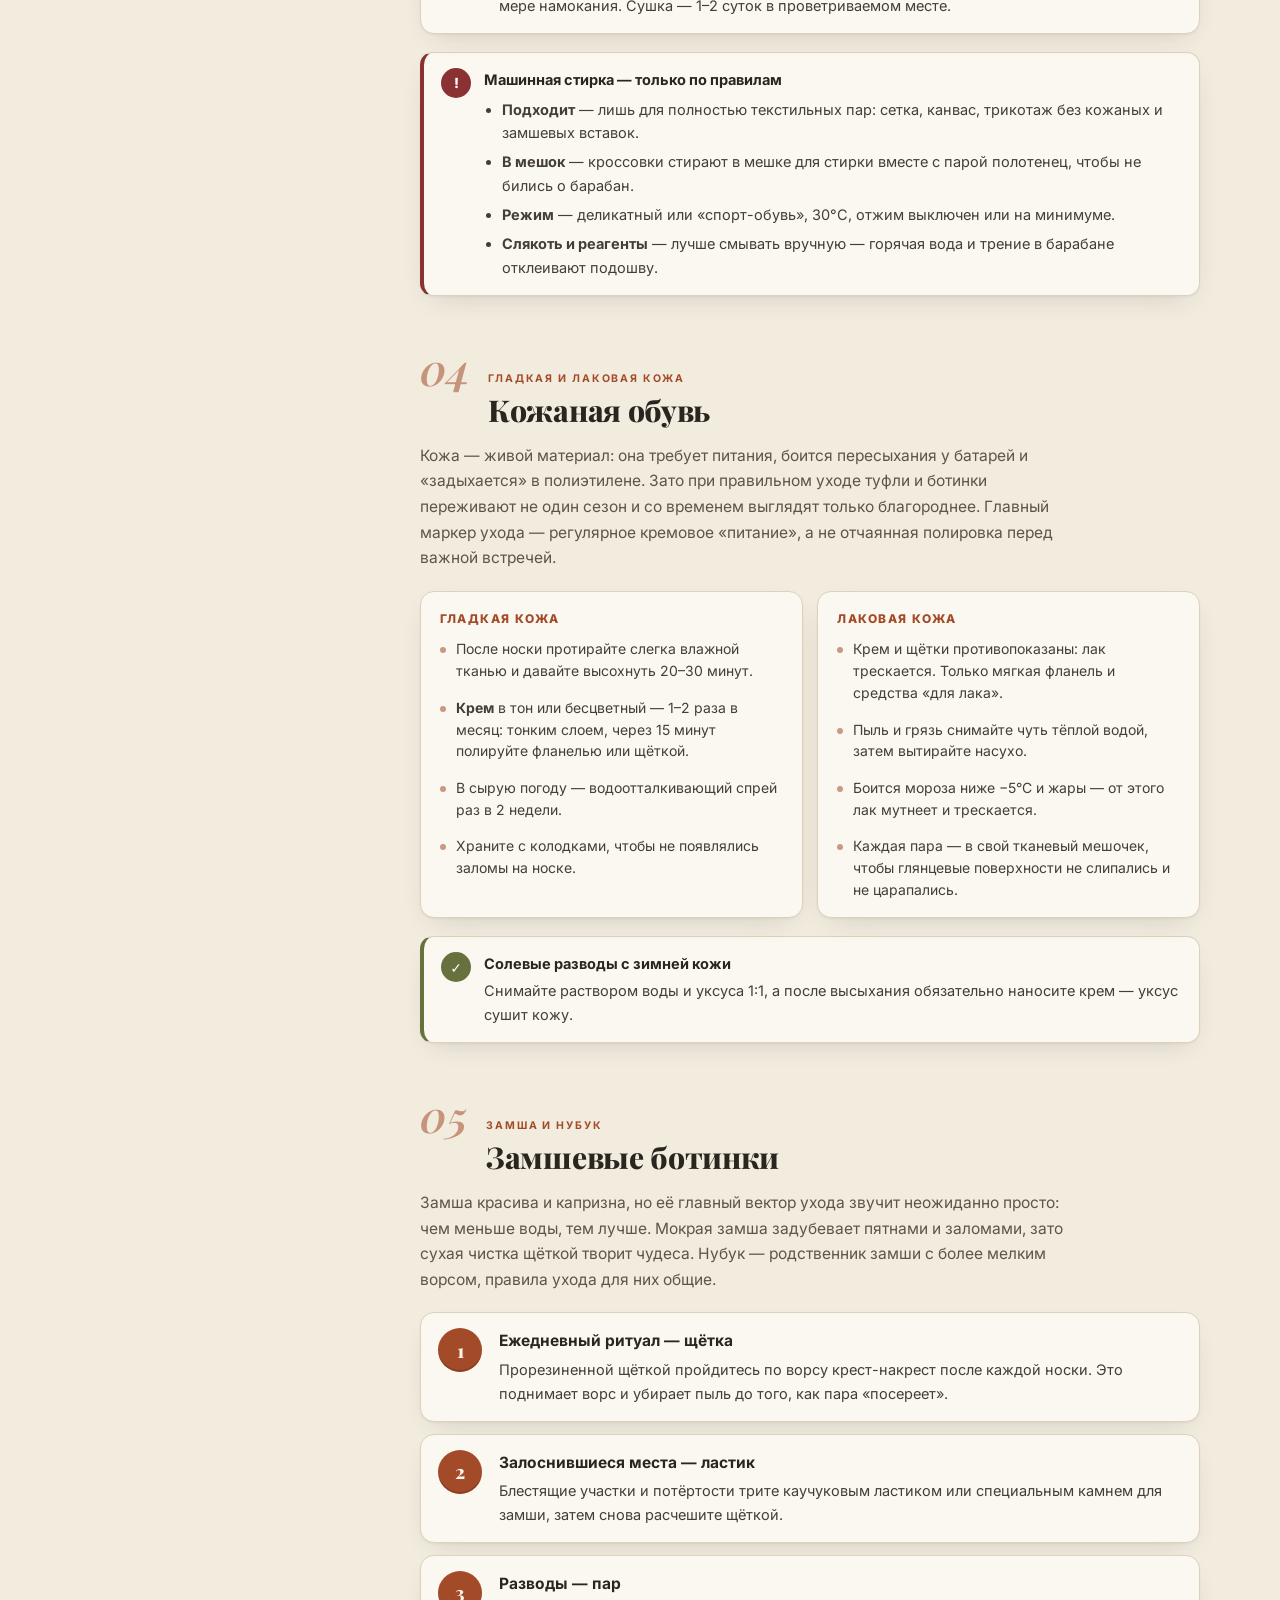
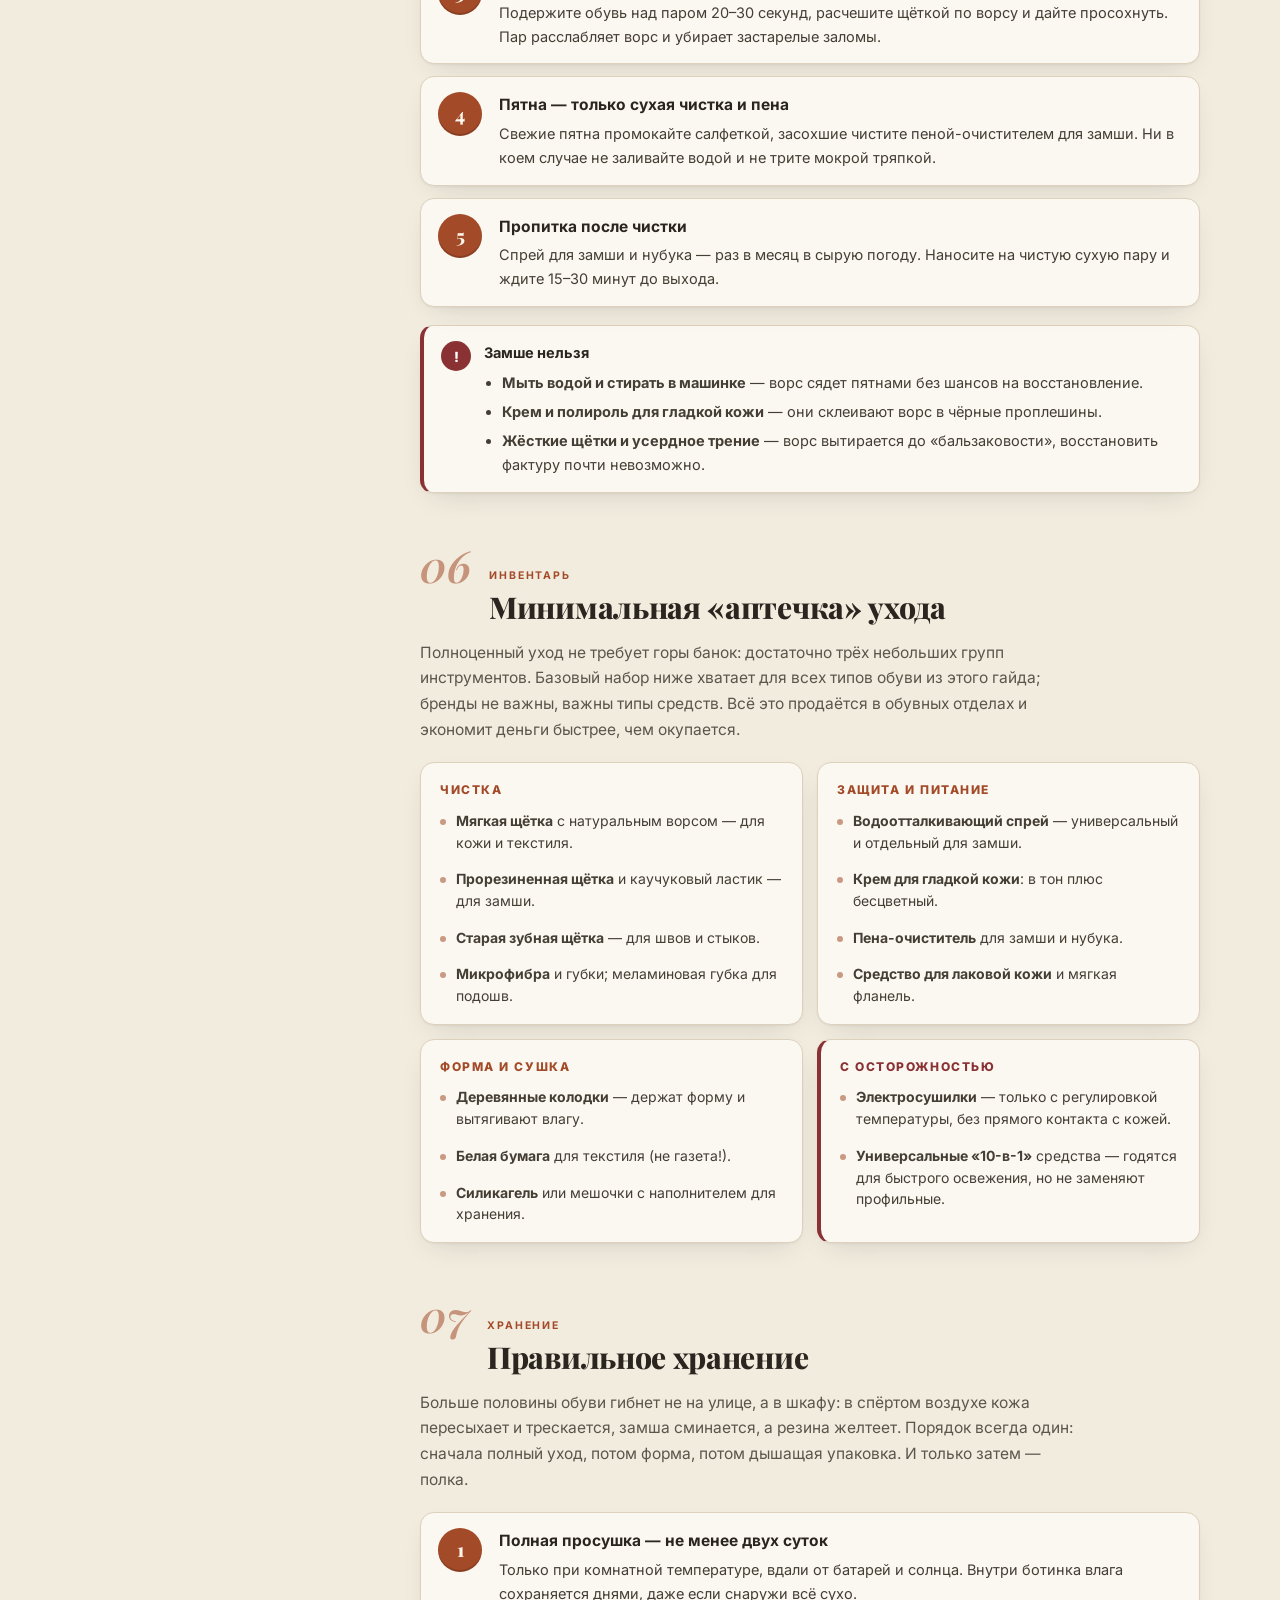
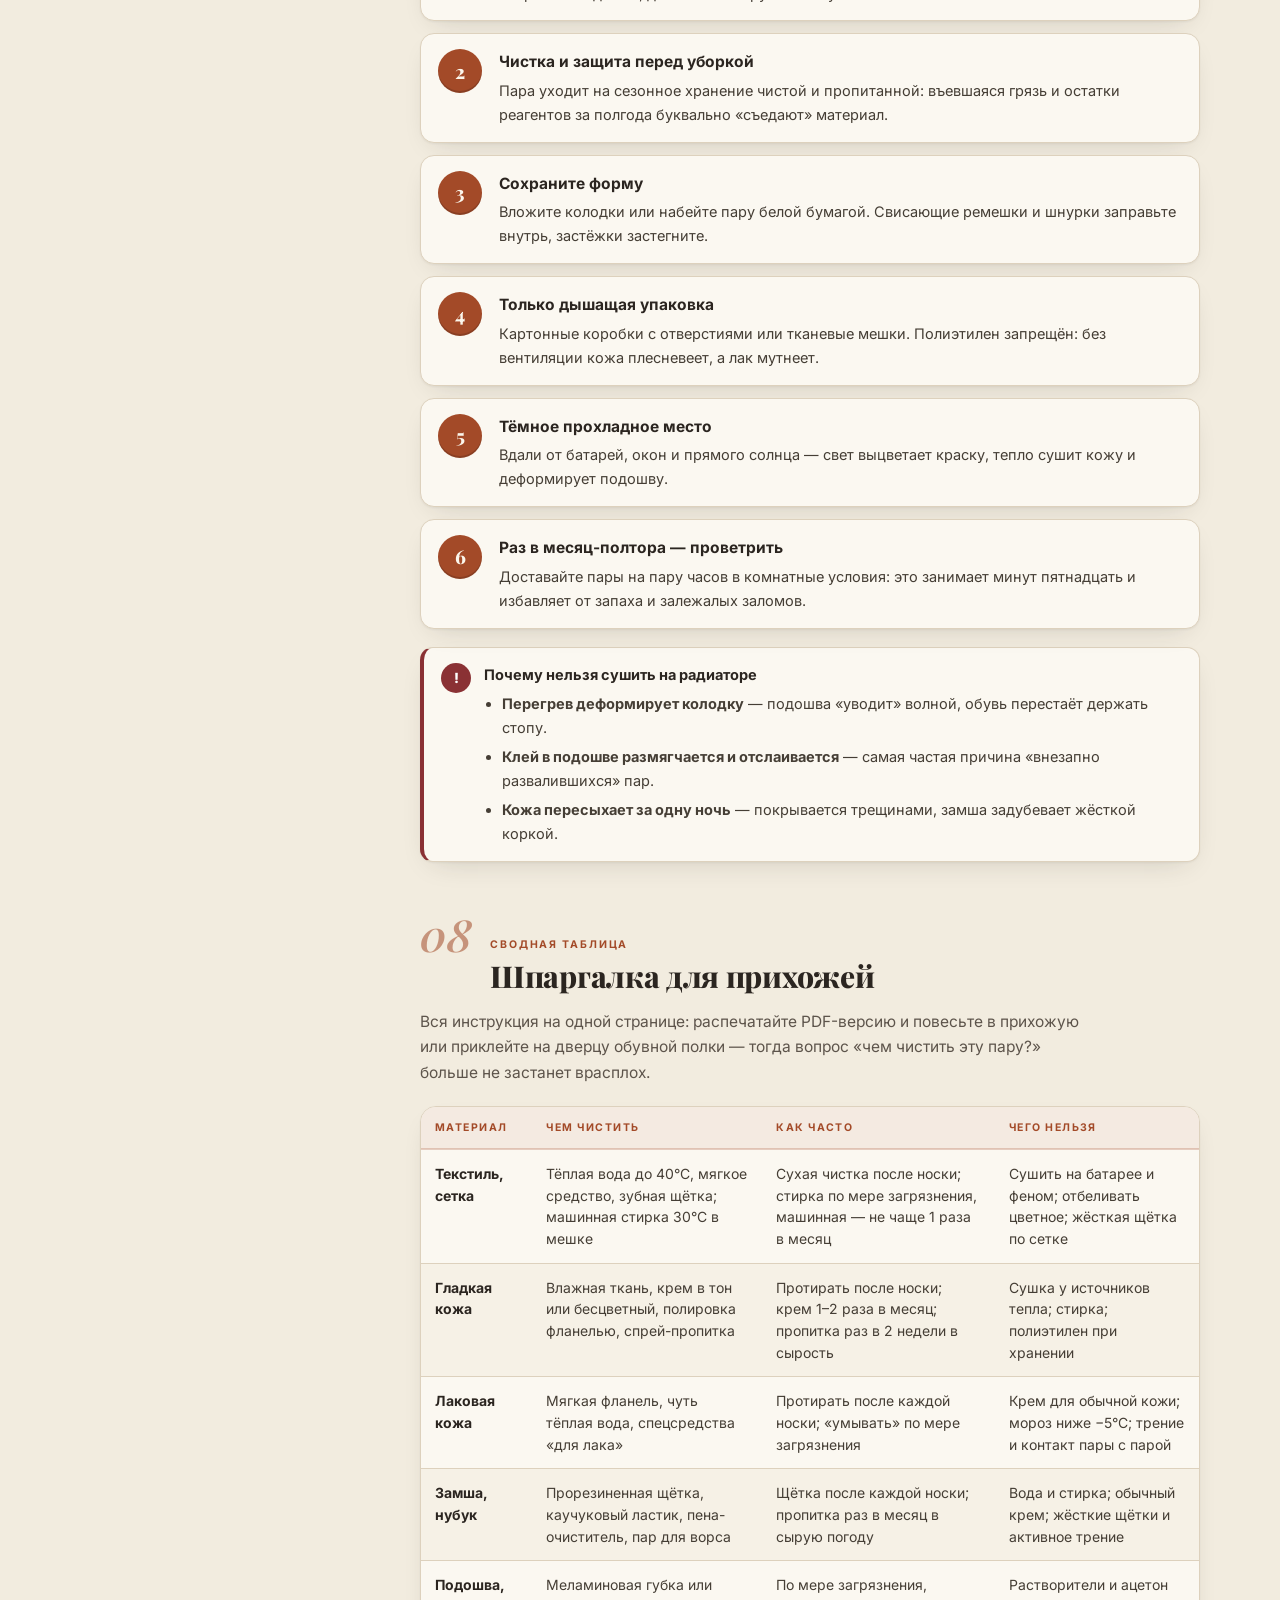
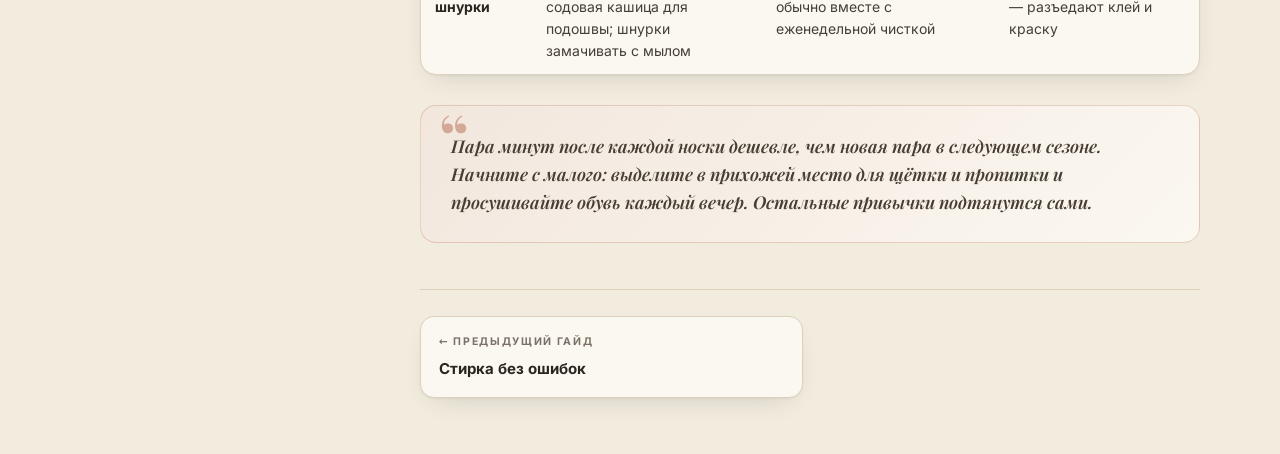
<file: guides/uhod-za-obuvyu.html>
<!DOCTYPE html>
<html lang="ru">
<head>
<meta charset="UTF-8">
<meta name="viewport" content="width=device-width, initial-scale=1, viewport-fit=cover">
<title>Уход за обувью · Домашние гайды</title>
<meta name="description" content="Кроссовки, гладкая и лаковая кожа, замша и нубук — чистка, мытьё, средства и хранение.">
<meta name="theme-color" content="#8a3134">
<script>
/* Тема ставится до первой отрисовки, чтобы не было вспышки светлым/тёмным.
   Порядок: сохранённый выбор -> системная настройка -> светлая. */
(function () {
  try {
    var t = localStorage.getItem('cg-theme');
    if (t !== 'dark' && t !== 'light') {
      t = window.matchMedia('(prefers-color-scheme: dark)').matches ? 'dark' : 'light';
    }
    document.documentElement.setAttribute('data-theme', t);
  } catch (e) {}
})();
</script>
<link rel="icon" href="../favicon.svg" type="image/svg+xml">
<link rel="apple-touch-icon" href="../icons/icon-192.png">
<link rel="manifest" href="../manifest.webmanifest">
<meta property="og:title" content="Уход за обувью · Домашние гайды">
<meta property="og:description" content="Кроссовки, гладкая и лаковая кожа, замша и нубук — чистка, мытьё, средства и хранение.">
<meta property="og:type" content="website">
<link rel="stylesheet" href="../fonts/fonts.css">
<link rel="stylesheet" href="../css/style.css?v=2">
</head>
<body data-page="guide" data-in-guides data-guide="uhod-za-obuvyu">
<div id="progress" aria-hidden="true"></div>
<a class="skip" href="#main">К содержанию</a>

<header class="topbar">
  <button id="burger" class="burger" aria-label="Открыть меню" aria-expanded="false" type="button">
    <span></span><span></span><span></span>
  </button>
  <a class="brand" href="../index.html">
    <span class="brand-mark" aria-hidden="true">Д</span>
    <span><span class="brand-name">Домашние гайды</span></span>
  </a>
  <button id="theme-top" class="theme-btn icon-btn" type="button" aria-label="Переключить тему" aria-pressed="false" title="Тёмная тема (T)">
    <svg class="ic-moon" width="17" height="17" viewBox="0 0 24 24" fill="none" stroke="currentColor" stroke-width="2" stroke-linecap="round" stroke-linejoin="round" aria-hidden="true"><path d="M21 12.8A9 9 0 1 1 11.2 3a7 7 0 0 0 9.8 9.8Z"/></svg>
    <svg class="ic-sun" width="17" height="17" viewBox="0 0 24 24" fill="none" stroke="currentColor" stroke-width="2" stroke-linecap="round" stroke-linejoin="round" aria-hidden="true"><circle cx="12" cy="12" r="4"/><path d="M12 2v2M12 20v2M4.9 4.9l1.4 1.4M17.7 17.7l1.4 1.4M2 12h2M20 12h2M4.9 19.1l1.4-1.4M17.7 6.3l1.4-1.4"/></svg>
  </button>
</header>

<div class="overlay" id="overlay"></div>
<aside class="drawer" id="drawer" aria-label="Меню библиотеки"><div class="side-head"><a class="brand" href="../index.html"><span class="brand-mark" aria-hidden="true">Д</span><span><span class="brand-name">Домашние гайды</span><span class="brand-sub">библиотека инструкций</span></span></a></div><div class="side-search"><svg width="15" height="15" viewBox="0 0 24 24" fill="none" stroke="currentColor" stroke-width="2.4" stroke-linecap="round" aria-hidden="true"><circle cx="11" cy="11" r="7"/><path d="m20 20-3.8-3.8"/></svg><input class="search-input" type="search" placeholder="Поиск по гайдам…" aria-label="Поиск по гайдам"></div><div class="side-label">Гайды</div><nav class="side-nav" aria-label="Список гайдов"></nav><div class="side-foot"><div class="side-tools"><button class="theme-btn" type="button" aria-pressed="false" title="Тёмная тема (T)"><svg class="ic-moon" width="15" height="15" viewBox="0 0 24 24" fill="none" stroke="currentColor" stroke-width="2.1" stroke-linecap="round" stroke-linejoin="round" aria-hidden="true"><path d="M21 12.8A9 9 0 1 1 11.2 3a7 7 0 0 0 9.8 9.8Z"/></svg><svg class="ic-sun" width="15" height="15" viewBox="0 0 24 24" fill="none" stroke="currentColor" stroke-width="2.1" stroke-linecap="round" stroke-linejoin="round" aria-hidden="true"><circle cx="12" cy="12" r="4"/><path d="M12 2v2M12 20v2M4.9 4.9l1.4 1.4M17.7 17.7l1.4 1.4M2 12h2M20 12h2M4.9 19.1l1.4-1.4M17.7 6.3l1.4-1.4"/></svg><span class="tb-label">Тёмная тема</span></button><span class="side-kbd" title="Горячие клавиши"><kbd>/</kbd> поиск <kbd>T</kbd> тема</span></div><a href="../index.html"><svg width="14" height="14" viewBox="0 0 24 24" fill="none" stroke="currentColor" stroke-width="2.2" stroke-linecap="round" aria-hidden="true"><path d="M3 11.5 12 4l9 7.5"/><path d="M5.5 10v10h13V10"/></svg> На главную</a><span class="side-copy">Практические памятки для дома.<br>Экран и печать — всё под рукой.</span></div><button class="drawer-close" aria-label="Закрыть меню" type="button">✕</button></aside>
<aside class="sidebar" id="sidebar" aria-label="Меню библиотеки"><div class="side-head"><a class="brand" href="../index.html"><span class="brand-mark" aria-hidden="true">Д</span><span><span class="brand-name">Домашние гайды</span><span class="brand-sub">библиотека инструкций</span></span></a></div><div class="side-search"><svg width="15" height="15" viewBox="0 0 24 24" fill="none" stroke="currentColor" stroke-width="2.4" stroke-linecap="round" aria-hidden="true"><circle cx="11" cy="11" r="7"/><path d="m20 20-3.8-3.8"/></svg><input class="search-input" type="search" placeholder="Поиск по гайдам…" aria-label="Поиск по гайдам"></div><div class="side-label">Гайды</div><nav class="side-nav" aria-label="Список гайдов"></nav><div class="side-foot"><div class="side-tools"><button class="theme-btn" type="button" aria-pressed="false" title="Тёмная тема (T)"><svg class="ic-moon" width="15" height="15" viewBox="0 0 24 24" fill="none" stroke="currentColor" stroke-width="2.1" stroke-linecap="round" stroke-linejoin="round" aria-hidden="true"><path d="M21 12.8A9 9 0 1 1 11.2 3a7 7 0 0 0 9.8 9.8Z"/></svg><svg class="ic-sun" width="15" height="15" viewBox="0 0 24 24" fill="none" stroke="currentColor" stroke-width="2.1" stroke-linecap="round" stroke-linejoin="round" aria-hidden="true"><circle cx="12" cy="12" r="4"/><path d="M12 2v2M12 20v2M4.9 4.9l1.4 1.4M17.7 17.7l1.4 1.4M2 12h2M20 12h2M4.9 19.1l1.4-1.4M17.7 6.3l1.4-1.4"/></svg><span class="tb-label">Тёмная тема</span></button><span class="side-kbd" title="Горячие клавиши"><kbd>/</kbd> поиск <kbd>T</kbd> тема</span></div><a href="../index.html"><svg width="14" height="14" viewBox="0 0 24 24" fill="none" stroke="currentColor" stroke-width="2.2" stroke-linecap="round" aria-hidden="true"><path d="M3 11.5 12 4l9 7.5"/><path d="M5.5 10v10h13V10"/></svg> На главную</a><span class="side-copy">Практические памятки для дома.<br>Экран и печать — всё под рукой.</span></div></aside>

<main id="main" class="main" tabindex="-1">
  <div class="main-inner">
<nav class="crumbs" aria-label="Хлебные крошки"><a href="../index.html">← Библиотека</a></nav>
<header class="art-head" style="--ac:#a34a28"><div class="art-chips"><span class="art-emoji" aria-hidden="true">👟</span><span class="art-kicker">Гайд · ноябрь 2026</span></div>
<h1>Уход за обувью</h1>
<p class="art-lede">Кроссовки, гладкая и лаковая кожа, замша и нубук — чистка, мытьё, средства и хранение.</p><div class="art-actions"><a class="btn btn-accent" href="../pdf/uhod-za-obuvyu.pdf" download=""><svg width="15" height="15" viewBox="0 0 24 24" fill="none" stroke="currentColor" stroke-width="2.4" stroke-linecap="round" stroke-linejoin="round" aria-hidden="true"><path d="M12 3v12"></path><path d="m7 11 5 5 5-5"></path><path d="M5 21h14"></path></svg>Скачать PDF для печати</a><button class="btn btn-ghost" id="print-btn" type="button"><svg width="15" height="15" viewBox="0 0 24 24" fill="none" stroke="currentColor" stroke-width="2.2" stroke-linecap="round" stroke-linejoin="round" aria-hidden="true"><path d="M6 9V3h12v6"></path><path d="M6 18H4a2 2 0 0 1-2-2v-5a2 2 0 0 1 2-2h16a2 2 0 0 1 2 2v5a2 2 0 0 1-2 2h-2"></path><path d="M6 14h12v7H6z"></path></svg>Печать</button><button class="btn btn-ghost" id="share-btn" type="button"><svg width="15" height="15" viewBox="0 0 24 24" fill="none" stroke="currentColor" stroke-width="2.2" stroke-linecap="round" stroke-linejoin="round" aria-hidden="true"><path d="M12 3v13"></path><path d="m8 7 4-4 4 4"></path><path d="M5 13v6a2 2 0 0 0 2 2h10a2 2 0 0 0 2-2v-6"></path></svg>Поделиться</button></div><div class="art-meta"><span>⏱ <b>8 мин</b> чтения</span><span>📂 <b>8</b> разделов</span><span>🖨 PDF-версия в комплекте</span></div></header>
<nav class="toc" aria-label="Содержание гайда"><div class="toc-t">Содержание</div>
<ol><li><a href="#pravila" data-sec="pravila" class="cur"><span class="n">01</span><span class="t">Золотые правила ухода</span></a></li><li><a href="#rezhim" data-sec="rezhim"><span class="n">02</span><span class="t">Как часто ухаживать</span></a></li><li><a href="#krossovki" data-sec="krossovki"><span class="n">03</span><span class="t">Кроссовки: как мыть правильно</span></a></li><li><a href="#kozha" data-sec="kozha"><span class="n">04</span><span class="t">Кожаная обувь</span></a></li><li><a href="#zamsha" data-sec="zamsha"><span class="n">05</span><span class="t">Замшевые ботинки</span></a></li><li><a href="#inventar" data-sec="inventar"><span class="n">06</span><span class="t">Минимальная «аптечка» ухода</span></a></li><li><a href="#hranenie" data-sec="hranenie"><span class="n">07</span><span class="t">Правильное хранение</span></a></li><li><a href="#shpargalka" data-sec="shpargalka"><span class="n">08</span><span class="t">Шпаргалка для прихожей</span></a></li></ol>
</nav>
<section class="sec" id="pravila" style="--ac:#a34a28"><div class="sec-head"><span class="sec-num" aria-hidden="true">01</span><div><div class="sec-kicker">Базовые правила</div>
<h2>Золотые правила ухода<button class="sec-anchor" type="button" data-anchor="#pravila" title="Скопировать ссылку на раздел" aria-label="Скопировать ссылку на раздел"><svg width="14" height="14" viewBox="0 0 24 24" fill="none" stroke="currentColor" stroke-width="2.2" stroke-linecap="round" stroke-linejoin="round" aria-hidden="true"><path d="M10 13a5 5 0 0 0 7.5.5l3-3a5 5 0 0 0-7-7l-1.7 1.7"></path><path d="M14 11a5 5 0 0 0-7.5-.5l-3 3a5 5 0 0 0 7 7l1.7-1.7"></path></svg></button></h2></div></div>
<p class="sec-intro">Обувь изнашивается не столько от носки, сколько от неправильного ухода. Достаточно выработать четыре простые привычки — и любая пара, от бюджетных кед до кожаных ботинок, прослужит в два-три раза дольше. Главный принцип прост: регулярные десять минут после носки полезнее одной генеральной уборки раз в полгода.</p><div class="cols" style="grid-template-columns:repeat(2,1fr)"><div class="col-card"><div class="col-t"><span class="rn">I</span>Просушивать после каждой носки</div>
<ul><li>Влага от стопы разрушает кожу, клей и утеплитель изнутри. Вынимайте стельки и оставляйте пару проветриваться 8–12 часов при комнатной температуре.</li><li>Не носите одну пару два дня подряд.</li></ul>
</div><div class="col-card"><div class="col-t"><span class="rn">II</span>Чистить грязь сразу</div>
<ul><li>Свежая грязь смывается за минуту; засохшая въедается в текстуру, царапает материал при трении и оставляет разводы.</li><li>Сухую чистку делайте в тот же день, когда вернулись с улицы.</li></ul>
</div><div class="col-card"><div class="col-t"><span class="rn">III</span>Средства — строго по материалу</div>
<ul><li>Крем для гладкой кожи убивает ворс замши, а агрессивная химия выцветает краску текстиля.</li><li>Универсальные средства — всегда компромисс: лучше держать по одному продукту на каждый тип обуви.</li></ul>
</div><div class="col-card"><div class="col-t"><span class="rn">IV</span>Защищать заранее</div>
<ul><li>Водоотталкивающая пропитка работает, только если нанесена до выхода на улицу, а не после того, как пара промокла.</li><li>В межсезонье обновляйте её раз в 2–4 недели и давайте впитаться 15–30 минут.</li></ul>
</div></div></section>
<section class="sec" id="rezhim" style="--ac:#a34a28"><div class="sec-head"><span class="sec-num" aria-hidden="true">02</span><div><div class="sec-kicker">Режим ухода</div>
<h2>Как часто ухаживать<button class="sec-anchor" type="button" data-anchor="#rezhim" title="Скопировать ссылку на раздел" aria-label="Скопировать ссылку на раздел"><svg width="14" height="14" viewBox="0 0 24 24" fill="none" stroke="currentColor" stroke-width="2.2" stroke-linecap="round" stroke-linejoin="round" aria-hidden="true"><path d="M10 13a5 5 0 0 0 7.5.5l3-3a5 5 0 0 0-7-7l-1.7 1.7"></path><path d="M14 11a5 5 0 0 0-7.5-.5l-3 3a5 5 0 0 0 7 7l1.7-1.7"></path></svg></button></h2></div></div>
<p class="sec-intro">Частота зависит от материала, погоды и активности: сетчатые кроссовки в сухую погоду требуют лишь проветривания, а кожаные ботинки в слякоть — ежедневной протирки. Удобно держать в голове четыре горизонта ухода: они охватывают всё — от секундного ритуала до подготовки к сезону.</p>
<p class="blk-p"><strong>Вносите поправки на сезон.</strong> Зимой обувь ежедневно встречается с солью и реагентами — протирайте кожу влажной тканью хотя бы через день, иначе белый налёт въедается в швы и окраску. Летом главный враг — пыль: текстильные кроссовки придётся стирать чаще, а замшевые пары дополнительно расчёсывать щёткой. В межсезонье ставка на пропитку — обновляйте её раз в две недели: слякоть и дожди испытывают швы на герметичность. Дождливым днём достаточно протереть пару вечером — и утренняя прогулка уже не начнётся с грязной обуви.</p><div class="tbl-wrap">
<table><thead><tr><th>Периодичность</th><th>Что делаем</th><th>Зачем это нужно</th></tr>
</thead>
<tbody><tr><td class="strong">После каждой носки</td><td>Сухая чистка щёткой, проветривание, вынутые стельки, ослабленные шнурки</td><td>Убирает пыль и грязь до того, как они въелись, и просушивает пару к следующему выходу</td></tr>
<tr><td class="strong">Раз в неделю</td><td>Влажная чистка, мытьё подошвы и краёв, протирка кожи влажной тканью</td><td>Убирает налёт реагентов и пыли, который сухая щётка уже не берёт</td></tr>
<tr><td class="strong">Раз в месяц</td><td>Крем для кожи, пропитка-спрей, подворс замши, стирка текстильных кроссовок</td><td>Восстанавливает защиту, питание и внешний вид до «как новая»</td></tr>
<tr><td class="strong">Дважды за сезон</td><td>Ревизия: ремонт, чистка, полная просушка и упаковка на хранение</td><td>Смена сезонов — лучший момент привести все пары в порядок и убрать лишнее с полки</td></tr>
</tbody>
</table>
</div><div class="note note--tip" role="note"><span class="note-ic" aria-hidden="true">✓</span><div><div class="note-t">Ориентир для семейной прихожей</div><div class="note-d">Мини-ритуал «щётка + просушка» занимает не больше двух минут на пару.</div></div></div></section>
<section class="sec" id="krossovki" style="--ac:#a34a28"><div class="sec-head"><span class="sec-num" aria-hidden="true">03</span><div><div class="sec-kicker">Текстиль и сетка</div>
<h2>Кроссовки: как мыть правильно<button class="sec-anchor" type="button" data-anchor="#krossovki" title="Скопировать ссылку на раздел" aria-label="Скопировать ссылку на раздел"><svg width="14" height="14" viewBox="0 0 24 24" fill="none" stroke="currentColor" stroke-width="2.2" stroke-linecap="round" stroke-linejoin="round" aria-hidden="true"><path d="M10 13a5 5 0 0 0 7.5.5l3-3a5 5 0 0 0-7-7l-1.7 1.7"></path><path d="M14 11a5 5 0 0 0-7.5-.5l-3 3a5 5 0 0 0 7 7l1.7-1.7"></path></svg></button></h2></div></div>
<p class="sec-intro">Текстильные и сетчатые кроссовки — единственная категория, которую можно и нужно стирать. Сетка, из которой сшита большая часть современных пар, легко забивается пылью и кожным салом: без регулярной стирки она сереет и теряет воздухопроницаемость. Стирайте вручную по мере загрязнения, а в машинке — не чаще одного раза в месяц.</p><div class="steps"><div class="step"><span class="step-num" aria-hidden="true"></span><div><div class="step-t">Разберите пару</div><div class="step-d">Выньте стельки и шнурки — их стирают отдельно. Смахните щёткой сухую грязь с верха и подошвы.</div></div></div><div class="step"><span class="step-num" aria-hidden="true"></span><div><div class="step-t">Приготовьте раствор</div><div class="step-d">Тёплая вода до 40°C и немного мягкого средства: жидкое мыло, средство для посуды или шампунь. Агрессивные порошки оставляют разводы.</div></div></div><div class="step"><span class="step-num" aria-hidden="true"></span><div><div class="step-t">Почистите щёткой</div><div class="step-d">Старой зубной щёткой круговыми движениями пройдите сетку и швы. Подошву и резину трите смелее — они любят меламиновую губку или содовую кашицу.</div></div></div><div class="step"><span class="step-num" aria-hidden="true"></span><div><div class="step-t">Смойте и промокните</div><div class="step-d">Ополосните пару чистой водой, промокните махровым полотенцем снаружи и внутри — бумага впитает остатки влаги.</div></div></div><div class="step"><span class="step-num" aria-hidden="true"></span><div><div class="step-t">Сушите с бумагой</div><div class="step-d">Набейте пару белой бумагой (не газетой — типографская краска пачкает) и меняйте её по мере намокания. Сушка — 1–2 суток в проветриваемом месте.</div></div></div></div><div class="note note--warn" role="note"><span class="note-ic" aria-hidden="true">!</span><div><div class="note-t">Машинная стирка — только по правилам</div><div class="note-d">
<ul><li><strong>Подходит</strong> — лишь для полностью текстильных пар: сетка, канвас, трикотаж без кожаных и замшевых вставок.</li><li><strong>В мешок</strong> — кроссовки стирают в мешке для стирки вместе с парой полотенец, чтобы не бились о барабан.</li><li><strong>Режим</strong> — деликатный или «спорт-обувь», 30°C, отжим выключен или на минимуме.</li><li><strong>Слякоть и реагенты</strong> — лучше смывать вручную — горячая вода и трение в барабане отклеивают подошву.</li></ul>
</div></div></div></section>
<section class="sec" id="kozha" style="--ac:#a34a28"><div class="sec-head"><span class="sec-num" aria-hidden="true">04</span><div><div class="sec-kicker">Гладкая и лаковая кожа</div>
<h2>Кожаная обувь<button class="sec-anchor" type="button" data-anchor="#kozha" title="Скопировать ссылку на раздел" aria-label="Скопировать ссылку на раздел"><svg width="14" height="14" viewBox="0 0 24 24" fill="none" stroke="currentColor" stroke-width="2.2" stroke-linecap="round" stroke-linejoin="round" aria-hidden="true"><path d="M10 13a5 5 0 0 0 7.5.5l3-3a5 5 0 0 0-7-7l-1.7 1.7"></path><path d="M14 11a5 5 0 0 0-7.5-.5l-3 3a5 5 0 0 0 7 7l1.7-1.7"></path></svg></button></h2></div></div>
<p class="sec-intro">Кожа — живой материал: она требует питания, боится пересыхания у батарей и «задыхается» в полиэтилене. Зато при правильном уходе туфли и ботинки переживают не один сезон и со временем выглядят только благороднее. Главный маркер ухода — регулярное кремовое «питание», а не отчаянная полировка перед важной встречей.</p><div class="cols" style="grid-template-columns:repeat(2,1fr)"><div class="col-card"><div class="col-t">Гладкая кожа</div>
<ul><li>После носки протирайте слегка влажной тканью и давайте высохнуть 20–30 минут.</li><li><strong>Крем</strong> в тон или бесцветный — 1–2 раза в месяц: тонким слоем, через 15 минут полируйте фланелью или щёткой.</li><li>В сырую погоду — водоотталкивающий спрей раз в 2 недели.</li><li>Храните с колодками, чтобы не появлялись заломы на носке.</li></ul>
</div><div class="col-card"><div class="col-t">Лаковая кожа</div>
<ul><li>Крем и щётки противопоказаны: лак трескается. Только мягкая фланель и средства «для лака».</li><li>Пыль и грязь снимайте чуть тёплой водой, затем вытирайте насухо.</li><li>Боится мороза ниже −5°C и жары — от этого лак мутнеет и трескается.</li><li>Каждая пара — в свой тканевый мешочек, чтобы глянцевые поверхности не слипались и не царапались.</li></ul>
</div></div><div class="note note--tip" role="note"><span class="note-ic" aria-hidden="true">✓</span><div><div class="note-t">Солевые разводы с зимней кожи</div><div class="note-d">Снимайте раствором воды и уксуса 1:1, а после высыхания обязательно наносите крем — уксус сушит кожу.</div></div></div></section>
<section class="sec" id="zamsha" style="--ac:#a34a28"><div class="sec-head"><span class="sec-num" aria-hidden="true">05</span><div><div class="sec-kicker">Замша и нубук</div>
<h2>Замшевые ботинки<button class="sec-anchor" type="button" data-anchor="#zamsha" title="Скопировать ссылку на раздел" aria-label="Скопировать ссылку на раздел"><svg width="14" height="14" viewBox="0 0 24 24" fill="none" stroke="currentColor" stroke-width="2.2" stroke-linecap="round" stroke-linejoin="round" aria-hidden="true"><path d="M10 13a5 5 0 0 0 7.5.5l3-3a5 5 0 0 0-7-7l-1.7 1.7"></path><path d="M14 11a5 5 0 0 0-7.5-.5l-3 3a5 5 0 0 0 7 7l1.7-1.7"></path></svg></button></h2></div></div>
<p class="sec-intro">Замша красива и капризна, но её главный вектор ухода звучит неожиданно просто: чем меньше воды, тем лучше. Мокрая замша задубевает пятнами и заломами, зато сухая чистка щёткой творит чудеса. Нубук — родственник замши с более мелким ворсом, правила ухода для них общие.</p><div class="steps"><div class="step"><span class="step-num" aria-hidden="true"></span><div><div class="step-t">Ежедневный ритуал — щётка</div><div class="step-d">Прорезиненной щёткой пройдитесь по ворсу крест-накрест после каждой носки. Это поднимает ворс и убирает пыль до того, как пара «посереет».</div></div></div><div class="step"><span class="step-num" aria-hidden="true"></span><div><div class="step-t">Залоснившиеся места — ластик</div><div class="step-d">Блестящие участки и потёртости трите каучуковым ластиком или специальным камнем для замши, затем снова расчешите щёткой.</div></div></div><div class="step"><span class="step-num" aria-hidden="true"></span><div><div class="step-t">Разводы — пар</div><div class="step-d">Подержите обувь над паром 20–30 секунд, расчешите щёткой по ворсу и дайте просохнуть. Пар расслабляет ворс и убирает застарелые заломы.</div></div></div><div class="step"><span class="step-num" aria-hidden="true"></span><div><div class="step-t">Пятна — только сухая чистка и пена</div><div class="step-d">Свежие пятна промокайте салфеткой, засохшие чистите пеной-очистителем для замши. Ни в коем случае не заливайте водой и не трите мокрой тряпкой.</div></div></div><div class="step"><span class="step-num" aria-hidden="true"></span><div><div class="step-t">Пропитка после чистки</div><div class="step-d">Спрей для замши и нубука — раз в месяц в сырую погоду. Наносите на чистую сухую пару и ждите 15–30 минут до выхода.</div></div></div></div><div class="note note--warn" role="note"><span class="note-ic" aria-hidden="true">!</span><div><div class="note-t">Замше нельзя</div><div class="note-d">
<ul><li><strong>Мыть водой и стирать в машинке</strong> — ворс сядет пятнами без шансов на восстановление.</li><li><strong>Крем и полироль для гладкой кожи</strong> — они склеивают ворс в чёрные проплешины.</li><li><strong>Жёсткие щётки и усердное трение</strong> — ворс вытирается до «бальзаковости», восстановить фактуру почти невозможно.</li></ul>
</div></div></div></section>
<section class="sec" id="inventar" style="--ac:#a34a28"><div class="sec-head"><span class="sec-num" aria-hidden="true">06</span><div><div class="sec-kicker">Инвентарь</div>
<h2>Минимальная «аптечка» ухода<button class="sec-anchor" type="button" data-anchor="#inventar" title="Скопировать ссылку на раздел" aria-label="Скопировать ссылку на раздел"><svg width="14" height="14" viewBox="0 0 24 24" fill="none" stroke="currentColor" stroke-width="2.2" stroke-linecap="round" stroke-linejoin="round" aria-hidden="true"><path d="M10 13a5 5 0 0 0 7.5.5l3-3a5 5 0 0 0-7-7l-1.7 1.7"></path><path d="M14 11a5 5 0 0 0-7.5-.5l-3 3a5 5 0 0 0 7 7l1.7-1.7"></path></svg></button></h2></div></div>
<p class="sec-intro">Полноценный уход не требует горы банок: достаточно трёх небольших групп инструментов. Базовый набор ниже хватает для всех типов обуви из этого гайда; бренды не важны, важны типы средств. Всё это продаётся в обувных отделах и экономит деньги быстрее, чем окупается.</p><div class="cols" style="grid-template-columns:repeat(2,1fr)"><div class="col-card"><div class="col-t">Чистка</div>
<ul><li><strong>Мягкая щётка</strong> с натуральным ворсом — для кожи и текстиля.</li><li><strong>Прорезиненная щётка</strong> и каучуковый ластик — для замши.</li><li><strong>Старая зубная щётка</strong> — для швов и стыков.</li><li><strong>Микрофибра</strong> и губки; меламиновая губка для подошв.</li></ul>
</div><div class="col-card"><div class="col-t">Защита и питание</div>
<ul><li><strong>Водоотталкивающий спрей</strong> — универсальный и отдельный для замши.</li><li><strong>Крем для гладкой кожи</strong>: в тон плюс бесцветный.</li><li><strong>Пена-очиститель</strong> для замши и нубука.</li><li><strong>Средство для лаковой кожи</strong> и мягкая фланель.</li></ul>
</div><div class="col-card"><div class="col-t">Форма и сушка</div>
<ul><li><strong>Деревянные колодки</strong> — держат форму и вытягивают влагу.</li><li><strong>Белая бумага</strong> для текстиля (не газета!).</li><li><strong>Силикагель</strong> или мешочки с наполнителем для хранения.</li></ul>
</div><div class="col-card t-warn"><div class="col-t">С осторожностью</div>
<ul><li><strong>Электросушилки</strong> — только с регулировкой температуры, без прямого контакта с кожей.</li><li><strong>Универсальные «10-в-1»</strong> средства — годятся для быстрого освежения, но не заменяют профильные.</li></ul>
</div></div></section>
<section class="sec" id="hranenie" style="--ac:#a34a28"><div class="sec-head"><span class="sec-num" aria-hidden="true">07</span><div><div class="sec-kicker">Хранение</div>
<h2>Правильное хранение<button class="sec-anchor" type="button" data-anchor="#hranenie" title="Скопировать ссылку на раздел" aria-label="Скопировать ссылку на раздел"><svg width="14" height="14" viewBox="0 0 24 24" fill="none" stroke="currentColor" stroke-width="2.2" stroke-linecap="round" stroke-linejoin="round" aria-hidden="true"><path d="M10 13a5 5 0 0 0 7.5.5l3-3a5 5 0 0 0-7-7l-1.7 1.7"></path><path d="M14 11a5 5 0 0 0-7.5-.5l-3 3a5 5 0 0 0 7 7l1.7-1.7"></path></svg></button></h2></div></div>
<p class="sec-intro">Больше половины обуви гибнет не на улице, а в шкафу: в спёртом воздухе кожа пересыхает и трескается, замша сминается, а резина желтеет. Порядок всегда один: сначала полный уход, потом форма, потом дышащая упаковка. И только затем — полка.</p><div class="steps"><div class="step"><span class="step-num" aria-hidden="true"></span><div><div class="step-t">Полная просушка — не менее двух суток</div><div class="step-d">Только при комнатной температуре, вдали от батарей и солнца. Внутри ботинка влага сохраняется днями, даже если снаружи всё сухо.</div></div></div><div class="step"><span class="step-num" aria-hidden="true"></span><div><div class="step-t">Чистка и защита перед уборкой</div><div class="step-d">Пара уходит на сезонное хранение чистой и пропитанной: въевшаяся грязь и остатки реагентов за полгода буквально «съедают» материал.</div></div></div><div class="step"><span class="step-num" aria-hidden="true"></span><div><div class="step-t">Сохраните форму</div><div class="step-d">Вложите колодки или набейте пару белой бумагой. Свисающие ремешки и шнурки заправьте внутрь, застёжки застегните.</div></div></div><div class="step"><span class="step-num" aria-hidden="true"></span><div><div class="step-t">Только дышащая упаковка</div><div class="step-d">Картонные коробки с отверстиями или тканевые мешки. Полиэтилен запрещён: без вентиляции кожа плесневеет, а лак мутнеет.</div></div></div><div class="step"><span class="step-num" aria-hidden="true"></span><div><div class="step-t">Тёмное прохладное место</div><div class="step-d">Вдали от батарей, окон и прямого солнца — свет выцветает краску, тепло сушит кожу и деформирует подошву.</div></div></div><div class="step"><span class="step-num" aria-hidden="true"></span><div><div class="step-t">Раз в месяц-полтора — проветрить</div><div class="step-d">Доставайте пары на пару часов в комнатные условия: это занимает минут пятнадцать и избавляет от запаха и залежалых заломов.</div></div></div></div><div class="note note--warn" role="note"><span class="note-ic" aria-hidden="true">!</span><div><div class="note-t">Почему нельзя сушить на радиаторе</div><div class="note-d">
<ul><li><strong>Перегрев деформирует колодку</strong> — подошва «уводит» волной, обувь перестаёт держать стопу.</li><li><strong>Клей в подошве размягчается и отслаивается</strong> — самая частая причина «внезапно развалившихся» пар.</li><li><strong>Кожа пересыхает за одну ночь</strong> — покрывается трещинами, замша задубевает жёсткой коркой.</li></ul>
</div></div></div></section>
<section class="sec" id="shpargalka" style="--ac:#a34a28"><div class="sec-head"><span class="sec-num" aria-hidden="true">08</span><div><div class="sec-kicker">Сводная таблица</div>
<h2>Шпаргалка для прихожей<button class="sec-anchor" type="button" data-anchor="#shpargalka" title="Скопировать ссылку на раздел" aria-label="Скопировать ссылку на раздел"><svg width="14" height="14" viewBox="0 0 24 24" fill="none" stroke="currentColor" stroke-width="2.2" stroke-linecap="round" stroke-linejoin="round" aria-hidden="true"><path d="M10 13a5 5 0 0 0 7.5.5l3-3a5 5 0 0 0-7-7l-1.7 1.7"></path><path d="M14 11a5 5 0 0 0-7.5-.5l-3 3a5 5 0 0 0 7 7l1.7-1.7"></path></svg></button></h2></div></div>
<p class="sec-intro">Вся инструкция на одной странице: распечатайте PDF-версию и повесьте в прихожую или приклейте на дверцу обувной полки — тогда вопрос «чем чистить эту пару?» больше не застанет врасплох.</p><div class="tbl-wrap">
<table><thead><tr><th>Материал</th><th>Чем чистить</th><th>Как часто</th><th>Чего нельзя</th></tr>
</thead>
<tbody><tr><td class="strong">Текстиль, сетка</td><td>Тёплая вода до 40°C, мягкое средство, зубная щётка; машинная стирка 30°C в мешке</td><td>Сухая чистка после носки; стирка по мере загрязнения, машинная — не чаще 1 раза в месяц</td><td>Сушить на батарее и феном; отбеливать цветное; жёсткая щётка по сетке</td></tr>
<tr><td class="strong">Гладкая кожа</td><td>Влажная ткань, крем в тон или бесцветный, полировка фланелью, спрей-пропитка</td><td>Протирать после носки; крем 1–2 раза в месяц; пропитка раз в 2 недели в сырость</td><td>Сушка у источников тепла; стирка; полиэтилен при хранении</td></tr>
<tr><td class="strong">Лаковая кожа</td><td>Мягкая фланель, чуть тёплая вода, спецсредства «для лака»</td><td>Протирать после каждой носки; «умывать» по мере загрязнения</td><td>Крем для обычной кожи; мороз ниже −5°C; трение и контакт пары с парой</td></tr>
<tr><td class="strong">Замша, нубук</td><td>Прорезиненная щётка, каучуковый ластик, пена-очиститель, пар для ворса</td><td>Щётка после каждой носки; пропитка раз в месяц в сырую погоду</td><td>Вода и стирка; обычный крем; жёсткие щётки и активное трение</td></tr>
<tr><td class="strong">Подошва, шнурки</td><td>Меламиновая губка или содовая кашица для подошвы; шнурки замачивать с мылом</td><td>По мере загрязнения, обычно вместе с еженедельной чисткой</td><td>Растворители и ацетон — разъедают клей и краску</td></tr>
</tbody>
</table>
</div><div class="closing">
<p>Пара минут после каждой носки дешевле, чем новая пара в следующем сезоне. Начните с малого: выделите в прихожей место для щётки и пропитки и просушивайте обувь каждый вечер. Остальные привычки подтянутся сами.</p></div></section>
<nav class="art-nav" data-auto aria-label="Другие гайды"><a class="prev" href="stirka-bez-oshibok.html"><div class="dir">← Предыдущий гайд</div><div class="t">Стирка без ошибок</div></a><span></span></nav>
  </div>
</main>

<div id="toast" class="toast" role="status" aria-live="polite"></div>

<button id="to-top" class="to-top" type="button" aria-label="Наверх" title="Наверх">
  <svg width="20" height="20" viewBox="0 0 24 24" fill="none" stroke="currentColor" stroke-width="2.4" stroke-linecap="round" stroke-linejoin="round" aria-hidden="true"><path d="M12 19V5"/><path d="m5 12 7-7 7 7"/></svg>
</button>

<noscript>
  <div style="max-width:640px;margin:24px auto;padding:0 20px;font-family:Arial,sans-serif;text-align:center">
    Меню и поиск работают с включённым JavaScript. Все материалы доступны и без него:
    <a href="../index.html">главная</a> ·
    <a href="../guides/stirka-bez-oshibok.html">Стирка без ошибок</a> ·
    <a href="../guides/uhod-za-obuvyu.html">Уход за обувью</a> ·
    <a href="../pdf/gid-po-stirke-a4.pdf">PDF: стирка</a> ·
    <a href="../pdf/uhod-za-obuvyu.pdf">PDF: обувь</a>
  </div>
</noscript>

<script src="../js/registry.js?v=2"></script>
<script src="../js/app.js?v=2"></script>
</body>
</html>
</file>
<file: fonts/fonts.css>
/* Локальные шрифты: Inter + Playfair Display (cyrillic + latin, OFL) */
/* cyrillic */
@font-face {
  font-family: 'Inter';
  font-style: normal;
  font-weight: 400;
  font-display: swap;
  src: url(inter-400-cyrillic.woff2) format('woff2');
  unicode-range: U+0301, U+0400-045F, U+0490-0491, U+04B0-04B1, U+2116;
}
/* latin */
@font-face {
  font-family: 'Inter';
  font-style: normal;
  font-weight: 400;
  font-display: swap;
  src: url(inter-400-latin.woff2) format('woff2');
  unicode-range: U+0000-00FF, U+0131, U+0152-0153, U+02BB-02BC, U+02C6, U+02DA, U+02DC, U+0304, U+0308, U+0329, U+2000-206F, U+20AC, U+2122, U+2191, U+2193, U+2212, U+2215, U+FEFF, U+FFFD;
}
/* cyrillic */
@font-face {
  font-family: 'Inter';
  font-style: normal;
  font-weight: 500;
  font-display: swap;
  src: url(inter-500-cyrillic.woff2) format('woff2');
  unicode-range: U+0301, U+0400-045F, U+0490-0491, U+04B0-04B1, U+2116;
}
/* latin */
@font-face {
  font-family: 'Inter';
  font-style: normal;
  font-weight: 500;
  font-display: swap;
  src: url(inter-500-latin.woff2) format('woff2');
  unicode-range: U+0000-00FF, U+0131, U+0152-0153, U+02BB-02BC, U+02C6, U+02DA, U+02DC, U+0304, U+0308, U+0329, U+2000-206F, U+20AC, U+2122, U+2191, U+2193, U+2212, U+2215, U+FEFF, U+FFFD;
}
/* cyrillic */
@font-face {
  font-family: 'Inter';
  font-style: normal;
  font-weight: 600;
  font-display: swap;
  src: url(inter-600-cyrillic.woff2) format('woff2');
  unicode-range: U+0301, U+0400-045F, U+0490-0491, U+04B0-04B1, U+2116;
}
/* latin */
@font-face {
  font-family: 'Inter';
  font-style: normal;
  font-weight: 600;
  font-display: swap;
  src: url(inter-600-latin.woff2) format('woff2');
  unicode-range: U+0000-00FF, U+0131, U+0152-0153, U+02BB-02BC, U+02C6, U+02DA, U+02DC, U+0304, U+0308, U+0329, U+2000-206F, U+20AC, U+2122, U+2191, U+2193, U+2212, U+2215, U+FEFF, U+FFFD;
}
/* cyrillic */
@font-face {
  font-family: 'Inter';
  font-style: normal;
  font-weight: 700;
  font-display: swap;
  src: url(inter-700-cyrillic.woff2) format('woff2');
  unicode-range: U+0301, U+0400-045F, U+0490-0491, U+04B0-04B1, U+2116;
}
/* latin */
@font-face {
  font-family: 'Inter';
  font-style: normal;
  font-weight: 700;
  font-display: swap;
  src: url(inter-700-latin.woff2) format('woff2');
  unicode-range: U+0000-00FF, U+0131, U+0152-0153, U+02BB-02BC, U+02C6, U+02DA, U+02DC, U+0304, U+0308, U+0329, U+2000-206F, U+20AC, U+2122, U+2191, U+2193, U+2212, U+2215, U+FEFF, U+FFFD;
}
/* cyrillic */
@font-face {
  font-family: 'Inter';
  font-style: normal;
  font-weight: 800;
  font-display: swap;
  src: url(inter-800-cyrillic.woff2) format('woff2');
  unicode-range: U+0301, U+0400-045F, U+0490-0491, U+04B0-04B1, U+2116;
}
/* latin */
@font-face {
  font-family: 'Inter';
  font-style: normal;
  font-weight: 800;
  font-display: swap;
  src: url(inter-800-latin.woff2) format('woff2');
  unicode-range: U+0000-00FF, U+0131, U+0152-0153, U+02BB-02BC, U+02C6, U+02DA, U+02DC, U+0304, U+0308, U+0329, U+2000-206F, U+20AC, U+2122, U+2191, U+2193, U+2212, U+2215, U+FEFF, U+FFFD;
}
/* cyrillic */
@font-face {
  font-family: 'Playfair Display';
  font-style: italic;
  font-weight: 600;
  font-display: swap;
  src: url(playfair-display-600-italic-cyrillic.woff2) format('woff2');
  unicode-range: U+0301, U+0400-045F, U+0490-0491, U+04B0-04B1, U+2116;
}
/* latin */
@font-face {
  font-family: 'Playfair Display';
  font-style: italic;
  font-weight: 600;
  font-display: swap;
  src: url(playfair-display-600-italic-latin.woff2) format('woff2');
  unicode-range: U+0000-00FF, U+0131, U+0152-0153, U+02BB-02BC, U+02C6, U+02DA, U+02DC, U+0304, U+0308, U+0329, U+2000-206F, U+20AC, U+2122, U+2191, U+2193, U+2212, U+2215, U+FEFF, U+FFFD;
}
/* cyrillic */
@font-face {
  font-family: 'Playfair Display';
  font-style: normal;
  font-weight: 700;
  font-display: swap;
  src: url(playfair-display-700-cyrillic.woff2) format('woff2');
  unicode-range: U+0301, U+0400-045F, U+0490-0491, U+04B0-04B1, U+2116;
}
/* latin */
@font-face {
  font-family: 'Playfair Display';
  font-style: normal;
  font-weight: 700;
  font-display: swap;
  src: url(playfair-display-700-latin.woff2) format('woff2');
  unicode-range: U+0000-00FF, U+0131, U+0152-0153, U+02BB-02BC, U+02C6, U+02DA, U+02DC, U+0304, U+0308, U+0329, U+2000-206F, U+20AC, U+2122, U+2191, U+2193, U+2212, U+2215, U+FEFF, U+FFFD;
}
/* cyrillic */
@font-face {
  font-family: 'Playfair Display';
  font-style: normal;
  font-weight: 800;
  font-display: swap;
  src: url(playfair-display-800-cyrillic.woff2) format('woff2');
  unicode-range: U+0301, U+0400-045F, U+0490-0491, U+04B0-04B1, U+2116;
}
/* latin */
@font-face {
  font-family: 'Playfair Display';
  font-style: normal;
  font-weight: 800;
  font-display: swap;
  src: url(playfair-display-800-latin.woff2) format('woff2');
  unicode-range: U+0000-00FF, U+0131, U+0152-0153, U+02BB-02BC, U+02C6, U+02DA, U+02DC, U+0304, U+0308, U+0329, U+2000-206F, U+20AC, U+2122, U+2191, U+2193, U+2212, U+2215, U+FEFF, U+FFFD;
}
/* cyrillic */
@font-face {
  font-family: 'Playfair Display';
  font-style: normal;
  font-weight: 900;
  font-display: swap;
  src: url(playfair-display-900-cyrillic.woff2) format('woff2');
  unicode-range: U+0301, U+0400-045F, U+0490-0491, U+04B0-04B1, U+2116;
}
/* latin */
@font-face {
  font-family: 'Playfair Display';
  font-style: normal;
  font-weight: 900;
  font-display: swap;
  src: url(playfair-display-900-latin.woff2) format('woff2');
  unicode-range: U+0000-00FF, U+0131, U+0152-0153, U+02BB-02BC, U+02C6, U+02DA, U+02DC, U+0304, U+0308, U+0329, U+2000-206F, U+20AC, U+2122, U+2191, U+2193, U+2212, U+2215, U+FEFF, U+FFFD;
}
</file>
<file: css/style.css>
/* ============================================================
   Домашние гайды — библиотека инструкций по уходу
   Тёплая журнальная палитра: крем + вино + терракота
   ============================================================ */

:root{
  --bg:#f2ecdf;
  --bg-2:#eae2d0;
  --card:#fbf8f1;
  --card-2:#f3edde;
  --ink:#2b2520;
  --muted:#7b7066;
  --soft:#5d544b;
  --body2:#453e35;
  --tag2:#6d635a;
  --quote:#463d33;
  --faint:#a2968a;
  --line:#ddd1bd;
  --line-2:#cbc0a8;
  --wine:#8a3134;
  --wine-ink:#8a3134;
  --wine-d:#6f2729;
  --terra:#a34a28;
  --terra-ink:#a34a28;
  --olive:#66713d;
  --olive-ink:#66713d;
  --on-accent:#fbf6ec;
  --topbar-bg:rgba(242,236,223,.92);
  --overlay:rgba(43,37,32,.42);
  --toast-bg:#332c26;
  --toast-fg:#f6efe2;
  --sb-thumb:#cfc3ad;
  --lid1:#e6dcc8;
  --lid2:#d9cdb4;
  --sel:rgba(138,49,52,.18);
  --sh:0 1px 2px rgba(43,37,32,.05),0 10px 28px -14px rgba(43,37,32,.22);
  --sh-hover:0 2px 4px rgba(43,37,32,.06),0 16px 36px -14px rgba(43,37,32,.30);
  --r:16px;
  --topbar-h:60px;
  --font-body:'Inter',system-ui,-apple-system,'Segoe UI',Roboto,Arial,sans-serif;
  --font-disp:'Playfair Display',Georgia,'Times New Roman',serif;
  color-scheme:light;
}

*{box-sizing:border-box}
html{scroll-behavior:smooth}
body{
  margin:0;
  background:var(--bg);
  color:var(--ink);
  font:400 16px/1.65 var(--font-body);
  -webkit-font-smoothing:antialiased;
  text-rendering:optimizeLegibility;
  transition:background-color .25s ease,color .25s ease;
}
h1,h2,h3,h4{font-family:var(--font-disp);font-weight:800;line-height:1.22;margin:0}
p{margin:0 0 12px}
p:last-child{margin-bottom:0}
a{color:var(--wine-ink)}
img{max-width:100%}
button{font-family:inherit}
::selection{background:var(--sel)}

:focus-visible{outline:2px solid var(--wine-ink);outline-offset:2px;border-radius:6px}

.skip{
  position:absolute;left:-9999px;top:0;z-index:200;
  background:var(--wine);color:var(--on-accent);padding:10px 18px;border-radius:0 0 10px 0;font-weight:600;text-decoration:none;
}
.skip:focus{left:0}

/* ============ ПРОГРЕСС ЧТЕНИЯ ============ */
#progress{
  position:fixed;top:0;left:0;height:3px;width:0;
  background:linear-gradient(90deg,var(--wine),var(--terra));
  z-index:120;transition:width .12s linear;
}

/* ============ ТОПБАР (мобильный) ============ */
.topbar{
  display:none;
  position:sticky;top:0;z-index:90;
  height:var(--topbar-h);
  align-items:center;gap:6px;
  padding:0 12px;
  padding-top:env(safe-area-inset-top,0px);
  background:var(--topbar-bg);
  backdrop-filter:blur(10px);
  -webkit-backdrop-filter:blur(10px);
  border-bottom:1px solid var(--line);
}
.brand{
  display:flex;align-items:center;gap:10px;
  text-decoration:none;color:var(--ink);
}
.brand-mark{
  width:34px;height:34px;flex:none;border-radius:10px;
  background:var(--wine);color:var(--on-accent);
  display:grid;place-items:center;
  font-family:var(--font-disp);font-weight:800;font-size:17px;
  box-shadow:inset 0 -2px 0 rgba(0,0,0,.14);
}
.brand-name{font-family:var(--font-disp);font-weight:800;font-size:19px;line-height:1.05}
.brand-sub{display:block;font-family:var(--font-body);font-weight:600;font-size:10px;letter-spacing:.14em;text-transform:uppercase;color:var(--muted)}
.brand:hover .brand-name{color:var(--wine-ink)}

.burger{
  width:44px;height:44px;flex:none;
  border:1px solid var(--line);border-radius:12px;
  background:var(--card);cursor:pointer;
  display:grid;place-items:center;
  padding:0;
}
.burger span{display:block;width:18px;height:2px;background:var(--ink);border-radius:2px;margin:2.5px auto;transition:transform .2s,opacity .2s}
.burger[aria-expanded="true"] span:nth-child(1){transform:translateY(7px) rotate(45deg)}
.burger[aria-expanded="true"] span:nth-child(2){opacity:0}
.burger[aria-expanded="true"] span:nth-child(3){transform:translateY(-7px) rotate(-45deg)}

/* ============ САЙДБАР ============ */
.sidebar{
  position:fixed;top:0;left:0;bottom:0;z-index:80;
  width:340px;
  display:flex;flex-direction:column;
  background:var(--bg-2);
  border-right:1px solid var(--line);
}
.side-head{padding:22px 22px 14px}
.side-search{position:relative;margin:0 22px 14px}
.side-search svg{position:absolute;left:13px;top:50%;transform:translateY(-50%);color:var(--muted);pointer-events:none}
.search-input{
  width:100%;height:44px;
  padding:0 14px 0 40px;
  border:1px solid var(--line);border-radius:12px;
  background:var(--card);color:var(--ink);
  font:500 14.5px var(--font-body);
}
.search-input::placeholder{color:var(--faint)}
.search-input:focus{border-color:var(--line-2);outline:none;box-shadow:0 0 0 3px rgba(138,49,52,.10)}

.side-label{
  padding:6px 24px;
  font-size:10.5px;font-weight:700;letter-spacing:.16em;text-transform:uppercase;color:var(--muted);
}
.side-nav{flex:1;overflow-y:auto;padding:2px 14px 18px;overscroll-behavior:contain}
.side-nav::-webkit-scrollbar{width:8px}
.side-nav::-webkit-scrollbar-thumb{background:var(--sb-thumb);border-radius:8px;border:2px solid var(--bg-2)}

.side-card{
  display:block;position:relative;
  padding:14px 14px 13px 16px;margin-bottom:10px;
  background:var(--card);border:1px solid var(--line);border-radius:14px;
  text-decoration:none;color:var(--ink);
  transition:transform .15s ease,box-shadow .15s ease,border-color .15s ease;
}
.side-card:hover{transform:translateX(3px);box-shadow:var(--sh)}
.side-card.active{border-color:var(--ac,#8a3134);box-shadow:inset 3px 0 0 var(--ac,#8a3134),var(--sh)}
.side-card-top{display:flex;align-items:center;gap:10px}
.side-emoji{
  width:38px;height:38px;flex:none;border-radius:11px;
  display:grid;place-items:center;font-size:19px;
  background:color-mix(in srgb,var(--ac,#8a3134) 12%,var(--card));
}
.side-card-t{font-weight:700;font-size:15px;line-height:1.3}
.side-card-meta{margin-top:7px;font-size:12.5px;color:var(--muted);line-height:1.45}
.side-empty{padding:18px 12px;color:var(--muted);font-size:14px;text-align:center}

.side-foot{border-top:1px solid var(--line);padding:14px 22px 18px;font-size:12.5px;color:var(--muted)}
.side-foot a{display:flex;align-items:center;gap:8px;color:var(--muted);text-decoration:none;padding:6px 0;font-weight:500}
.side-foot a:hover{color:var(--wine-ink)}
.side-foot .dot{color:var(--line-2)}
.side-copy{margin-top:8px;font-size:11.5px;color:var(--faint)}

/* ============ ОСНОВНАЯ КОЛОНКА ============ */
.main{
  margin-left:340px;
  min-height:100vh;
  display:flex;flex-direction:column;
}
.main-inner{flex:1;width:100%;max-width:860px;margin:0 auto;padding:44px 40px 56px}

/* ============ ГЛАВНАЯ ============ */
.hero{padding:26px 0 8px}
.hero-kicker{
  display:inline-flex;align-items:center;gap:8px;
  font-size:11px;font-weight:700;letter-spacing:.2em;text-transform:uppercase;color:var(--wine-ink);
  border:1px solid color-mix(in srgb,var(--wine-ink) 30%,transparent);
  background:color-mix(in srgb,var(--wine-ink) 7%,transparent);
  padding:7px 14px;border-radius:999px;margin-bottom:20px;
}
.hero h1{font-size:clamp(34px,4.6vw,52px);font-weight:900;letter-spacing:-.01em}
.hero h1 em{font-style:italic;font-weight:600;color:var(--wine-ink)}
.hero-p{max-width:600px;margin-top:16px;font-size:17px;color:var(--soft)}
.hero-stats{display:flex;flex-wrap:wrap;gap:10px;margin-top:22px}
.stat{
  display:inline-flex;align-items:center;gap:8px;
  background:var(--card);border:1px solid var(--line);border-radius:999px;
  padding:8px 15px;font-size:13px;font-weight:600;color:var(--soft);
}
.stat b{color:var(--ink);font-weight:700}

.lib-grid{display:grid;grid-template-columns:1fr 1fr;gap:22px;margin-top:34px}
.g-card{
  position:relative;display:flex;flex-direction:column;
  background:var(--card);border:1px solid var(--line);border-radius:var(--r);
  overflow:hidden;text-decoration:none;color:var(--ink);
  box-shadow:var(--sh);
  transition:transform .18s ease,box-shadow .18s ease;
}
.g-card:hover{transform:translateY(-4px);box-shadow:var(--sh-hover)}
.g-cover{
  position:relative;min-height:128px;padding:20px 22px;
  display:flex;align-items:flex-end;
  background:linear-gradient(135deg,color-mix(in srgb,var(--ac) 16%,var(--card)),color-mix(in srgb,var(--ac) 5%,var(--card)));
  border-bottom:1px solid var(--line);
}
.g-cover-emoji{
  position:absolute;top:18px;right:20px;font-size:40px;line-height:1;
  filter:drop-shadow(0 3px 6px rgba(43,37,32,.18));
}
.g-cover-tag{
  font-size:10.5px;font-weight:700;letter-spacing:.16em;text-transform:uppercase;color:var(--ac);
}
.g-cover-title{font-family:var(--font-disp);font-weight:800;font-size:25px;line-height:1.15;margin-top:6px}
.g-body{padding:18px 22px 20px;display:flex;flex-direction:column;flex:1}
.g-sub{font-size:14.5px;color:var(--soft);margin:0 0 14px}
.g-tags{display:flex;flex-wrap:wrap;gap:6px;margin-bottom:16px}
.tag{
  font-size:11.5px;font-weight:600;color:var(--tag2);
  background:var(--card-2);border:1px solid var(--line);
  padding:4px 10px;border-radius:999px;
}
.g-meta{
  margin-top:auto;display:flex;align-items:center;gap:14px;
  font-size:12.5px;color:var(--muted);font-weight:500;
}
.g-meta .grow{flex:1}
/* строка действий карточки: кнопка PDF + прозрачная ссылка «Читать»,
   растянутая на весь квадрат (кликабельно всё полотно карточки).
   padding-right оставляет место под надпись «Читать →» с наложения. */
.g-foot{display:flex;justify-content:flex-end;margin-top:14px;padding-right:74px}
.g-pdf{
  display:inline-flex;align-items:center;gap:6px;
  font-weight:700;font-size:12.5px;color:var(--ac);
  text-decoration:none;border:1px solid color-mix(in srgb,var(--ac) 35%,transparent);
  padding:6px 12px;border-radius:999px;
  transition:background .15s;
}
.g-pdf:hover{background:color-mix(in srgb,var(--ac) 9%,transparent)}
.g-read{
  display:inline-flex;align-items:center;gap:6px;
  font-weight:700;font-size:13px;color:var(--ac);
  white-space:nowrap;
}
.g-card .g-pdf{position:relative;z-index:2}
.g-card .g-read{
  position:absolute;inset:0;z-index:1;
  display:flex;align-items:flex-end;justify-content:flex-end;
  padding:18px 22px 20px; /* совпадает с внутренними полями карточки */
  border-radius:var(--r);
}
.g-card .g-read:focus-visible{outline:2px solid var(--ac);outline-offset:-3px}
.g-card:hover .g-read,.g-card:focus-within .g-read{gap:9px}

.home-note{
  margin-top:34px;padding:18px 22px;
  border:1px dashed var(--line-2);border-radius:var(--r);
  color:var(--muted);font-size:14px;display:flex;gap:12px;align-items:flex-start;
}
.home-note svg{flex:none;margin-top:2px;color:var(--terra-ink)}

/* ============ СТАТЬЯ ============ */
.crumbs{display:flex;align-items:center;gap:8px;margin-bottom:22px}
.crumbs a{
  display:inline-flex;align-items:center;gap:7px;
  font-size:13px;font-weight:600;color:var(--muted);text-decoration:none;
  padding:8px 14px;border:1px solid var(--line);border-radius:999px;background:var(--card);
  transition:color .15s,border-color .15s;
}
.crumbs a:hover{color:var(--wine-ink);border-color:var(--line-2)}

.art-head{padding:6px 0 8px;border-bottom:2px solid var(--ac);margin-bottom:26px}
.art-chips{display:flex;flex-wrap:wrap;align-items:center;gap:8px;margin-bottom:14px}
.art-emoji{
  width:44px;height:44px;border-radius:13px;font-size:23px;
  display:grid;place-items:center;
  background:color-mix(in srgb,var(--ac) 13%,var(--card));
  border:1px solid color-mix(in srgb,var(--ac) 22%,transparent);
}
.art-kicker{font-size:11px;font-weight:700;letter-spacing:.18em;text-transform:uppercase;color:var(--ac)}
.art-head h1{font-size:clamp(30px,4vw,44px);font-weight:900;letter-spacing:-.01em;margin:8px 0 10px}
.art-lede{font-size:17px;color:var(--soft);max-width:640px}
.art-actions{display:flex;flex-wrap:wrap;gap:10px;margin-top:18px}
.btn{
  display:inline-flex;align-items:center;gap:8px;
  min-height:44px;padding:10px 18px;
  border-radius:999px;border:1px solid transparent;
  font:600 14px var(--font-body);text-decoration:none;cursor:pointer;
  transition:background .15s,transform .1s;
}
.btn:active{transform:scale(.97)}
.btn-accent{background:var(--ac);color:var(--on-accent)}
.btn-accent:hover{background:color-mix(in srgb,var(--ac) 86%,black)}
.btn-ghost{background:var(--card);border-color:var(--line);color:var(--ink)}
.btn-ghost:hover{border-color:var(--line-2);background:var(--card-2)}
.art-meta{
  display:flex;flex-wrap:wrap;gap:6px 18px;margin-top:16px;
  font-size:12.5px;color:var(--muted);font-weight:500;
}
.art-meta b{color:var(--soft);font-weight:600}

/* Содержание */
.toc{
  background:var(--card);border:1px solid var(--line);border-radius:var(--r);
  padding:20px 22px;margin-bottom:40px;box-shadow:var(--sh);
}
.toc-t{
  font-family:var(--font-body);font-size:11px;font-weight:700;
  letter-spacing:.18em;text-transform:uppercase;color:var(--muted);margin-bottom:12px;
}
.toc ol{list-style:none;margin:0;padding:0;display:grid;grid-template-columns:1fr 1fr;gap:2px 22px}
.toc a{
  display:flex;gap:10px;align-items:baseline;
  padding:7px 6px;border-radius:9px;text-decoration:none;color:var(--ink);
  font-size:14.5px;font-weight:500;line-height:1.4;
}
.toc a:hover{background:var(--card-2)}
.toc .n{font-family:var(--font-disp);font-style:italic;font-weight:600;color:var(--ac);font-size:13px;min-width:20px}
.toc a.cur{background:color-mix(in srgb,var(--ac) 8%,transparent)}
.toc a.cur .t{font-weight:700}

/* Разделы */
.sec{scroll-margin-top:84px;margin-bottom:46px}
.sec-head{display:flex;gap:18px;align-items:baseline;margin-bottom:14px}
.sec-num{
  font-family:var(--font-disp);font-weight:900;font-style:italic;
  font-size:44px;line-height:1;color:color-mix(in srgb,var(--ac) 55%,transparent);
  flex:none;transform:translateY(4px);
}
.sec-kicker{font-size:10.5px;font-weight:700;letter-spacing:.18em;text-transform:uppercase;color:var(--ac);margin-bottom:5px}
.sec-head h2{font-size:clamp(23px,3vw,30px);letter-spacing:-.01em}
.sec-intro{color:var(--soft);font-size:15.5px;max-width:660px;margin-bottom:20px}
.sec .blk-p{max-width:680px}

/* Потоки сортировки */
.streams{display:flex;flex-direction:column;gap:14px;margin:18px 0}
.stream{
  display:grid;grid-template-columns:56px 1fr;gap:16px;
  background:var(--card);border:1px solid var(--line);border-left:4px solid var(--sc,var(--ac));
  border-radius:14px;padding:16px 18px;box-shadow:var(--sh);
}
.stream-letter{
  width:52px;height:52px;border-radius:14px;
  display:grid;place-items:center;
  font-family:var(--font-disp);font-weight:900;font-size:26px;
  color:var(--sc,var(--ac));
  background:color-mix(in srgb,var(--sc,var(--ac)) 12%,var(--card));
}
.stream-title{font-weight:700;font-size:16px}
.stream-badge{
  display:inline-block;margin-left:8px;padding:3px 9px;border-radius:999px;
  font-size:10px;font-weight:700;letter-spacing:.1em;text-transform:uppercase;
  color:var(--sc,var(--ac));background:color-mix(in srgb,var(--sc,var(--ac)) 10%,transparent);
  vertical-align:2px;
}
.stream-chips{display:flex;flex-wrap:wrap;gap:6px;margin:9px 0 10px}
.chip{
  font-size:12.5px;font-weight:600;padding:4px 11px;border-radius:999px;
  background:var(--card-2);border:1px solid var(--line);color:var(--tag2);
}
.stream-action{display:flex;gap:9px;font-size:14.5px;color:var(--body2)}
.stream-action .arr{color:var(--sc,var(--ac));font-weight:800;flex:none}

/* Примечания */
.note{
  display:flex;gap:13px;
  background:var(--card);border:1px solid var(--line);border-left:4px solid var(--nc,#7b6a55);
  border-radius:13px;padding:15px 17px;margin:16px 0;box-shadow:var(--sh);
}
.note-ic{
  width:30px;height:30px;flex:none;border-radius:999px;
  display:grid;place-items:center;
  font-weight:800;font-size:14px;font-family:var(--font-body);
  color:#fff;background:var(--nc,#7b6a55);
}
.note-t{font-weight:700;font-size:14.5px;margin-bottom:3px}
.note-d{font-size:14.5px;color:var(--body2)}
.note ul{margin:6px 0 0;padding-left:18px}
.note li{margin-bottom:5px}
.note li:last-child{margin-bottom:0}
.note--tip{--nc:var(--olive)}
.note--warn{--nc:var(--wine)}
.note--info{--nc:#7b6a55}
.note--key{--nc:var(--terra)}
.note--key{background:linear-gradient(120deg,color-mix(in srgb,var(--terra) 9%,var(--card)),var(--card))}

/* Таблицы */
.tbl-wrap{
  margin:18px 0;
  background:var(--card);border:1px solid var(--line);border-radius:var(--r);
  box-shadow:var(--sh);overflow-x:auto;
}
table{width:100%;min-width:600px;border-collapse:collapse;font-size:14px}
thead th{
  text-align:left;padding:12px 14px;
  font-size:10.5px;font-weight:700;letter-spacing:.14em;text-transform:uppercase;
  color:var(--ac);background:color-mix(in srgb,var(--ac) 8%,var(--card));
  border-bottom:2px solid color-mix(in srgb,var(--ac) 25%,transparent);
  white-space:nowrap;
}
tbody td{padding:13px 14px;border-bottom:1px solid var(--line);vertical-align:top;line-height:1.55;color:var(--body2)}
tbody tr:last-child td{border-bottom:none}
tbody tr:nth-child(even) td{background:color-mix(in srgb,var(--card-2) 55%,transparent)}
td.strong{font-weight:700;color:var(--ink)}
.row-badge{
  display:inline-block;margin-top:5px;padding:2px 8px;border-radius:999px;
  font-size:10px;font-weight:700;letter-spacing:.08em;text-transform:uppercase;
  color:var(--ac);background:color-mix(in srgb,var(--ac) 11%,transparent);
}
td .dim{color:var(--muted)}

/* Лоток */
.tray{margin:20px 0}
.tray-lid{
  height:12px;margin:0 8px;
  background:linear-gradient(180deg,var(--lid1),var(--lid2));
  border:1px solid var(--line-2);border-bottom:none;
  border-radius:10px 10px 0 0;
}
.tray-cells{display:grid;grid-template-columns:2fr 1fr 1fr;gap:0;border:1px solid var(--line-2);border-radius:0 0 14px 14px;overflow:hidden;box-shadow:var(--sh)}
.tray-cell{padding:16px 16px 14px;background:var(--card);border-right:1px dashed var(--line-2);min-height:128px;display:flex;flex-direction:column}
.tray-cell:last-child{border-right:none}
.tray-slot{font-size:10px;font-weight:700;letter-spacing:.14em;color:var(--muted);margin-bottom:8px}
.tray-name{font-weight:800;font-size:15px;letter-spacing:.02em;text-transform:uppercase;color:var(--ac)}
.tray-cell.t-empty .tray-name{color:var(--muted)}
.tray-cell.t-cond .tray-name{color:var(--olive-ink)}
.tray-sub{font-size:11px;color:var(--muted);font-weight:600;margin-top:2px}
.tray-note{margin-top:auto;padding-top:10px;font-size:13px;color:var(--soft);line-height:1.5}

/* Дозировка */
.dosing{margin:18px 0;border:1px solid var(--line);border-radius:var(--r);background:var(--card);overflow:hidden;box-shadow:var(--sh)}
.dosing-t{
  padding:13px 18px;font-size:11px;font-weight:700;letter-spacing:.16em;text-transform:uppercase;
  color:var(--ac);background:color-mix(in srgb,var(--ac) 8%,var(--card));
  border-bottom:1px solid var(--line);
}
.dose-row{display:grid;grid-template-columns:118px 1fr;gap:14px;align-items:center;padding:14px 18px;border-bottom:1px solid var(--line)}
.dose-row:last-child{border-bottom:none}
.dose-val{font-family:var(--font-disp);font-weight:800;font-size:23px;color:var(--ac);line-height:1}
.dose-val small{display:block;font-family:var(--font-body);font-weight:600;font-size:10px;letter-spacing:.12em;text-transform:uppercase;color:var(--muted);margin-top:4px}
.dose-txt{font-size:14px;color:var(--body2)}
.dose-row.base{background:color-mix(in srgb,var(--ac) 7%,var(--card))}
.base-badge{
  display:inline-block;margin-left:8px;padding:2px 9px;border-radius:999px;
  font-size:10px;font-weight:800;letter-spacing:.1em;text-transform:uppercase;
  background:var(--ac);color:var(--on-accent);vertical-align:2px;
}

/* Особые случаи */
.cases{display:grid;grid-template-columns:1fr 1fr;gap:14px;margin:18px 0}
.case{
  background:var(--card);border:1px solid var(--line);border-radius:14px;
  padding:16px 18px;box-shadow:var(--sh);
}
.case-q{font-weight:700;font-size:15px;margin-bottom:7px;display:flex;gap:9px;align-items:baseline}
.case-q::before{content:'?';flex:none;width:22px;height:22px;border-radius:999px;background:color-mix(in srgb,var(--ac) 13%,transparent);color:var(--ac);font-weight:800;font-size:13px;display:grid;place-items:center;transform:translateY(3px)}
.case-a{font-size:14px;color:var(--body2)}

/* Расходники */
.supplies{display:grid;grid-template-columns:repeat(3,1fr);gap:14px;margin:18px 0}
.supply{
  position:relative;background:var(--card);border:1px solid var(--line);border-radius:14px;
  padding:20px 18px 16px;box-shadow:var(--sh);
}
.supply-num{
  position:absolute;top:-11px;left:16px;
  background:var(--ac);color:var(--on-accent);
  font-size:11px;font-weight:800;letter-spacing:.08em;
  padding:4px 11px;border-radius:999px;
}
.supply-t{font-weight:700;font-size:15.5px;margin-bottom:7px}
.supply-d{font-size:13.5px;color:var(--body2)}

/* Шаги */
.steps{display:flex;flex-direction:column;gap:12px;margin:18px 0;counter-reset:step}
.step{
  display:grid;grid-template-columns:46px 1fr;gap:15px;align-items:start;
  background:var(--card);border:1px solid var(--line);border-radius:14px;
  padding:15px 17px;box-shadow:var(--sh);
}
.step-num{
  counter-increment:step;
  width:44px;height:44px;border-radius:999px;
  display:grid;place-items:center;
  font-family:var(--font-disp);font-weight:800;font-size:19px;
  color:var(--on-accent);background:var(--ac);
  box-shadow:inset 0 -2px 0 rgba(0,0,0,.16);
}
.step-num::before{content:counter(step)}
.step-t{font-weight:700;font-size:15.5px;margin-bottom:4px}
.step-d{font-size:14.5px;color:var(--body2)}

/* Колонки-группы */
.cols{display:grid;grid-template-columns:1fr 1fr;gap:14px;margin:18px 0}
.col-card{
  background:var(--card);border:1px solid var(--line);border-radius:14px;
  padding:17px 19px;box-shadow:var(--sh);
}
.col-t{font-size:12px;font-weight:800;letter-spacing:.13em;text-transform:uppercase;color:var(--ac);margin-bottom:10px;display:flex;align-items:baseline;gap:8px}
.col-t .rn{font-family:var(--font-disp);font-style:italic;font-weight:700;font-size:17px;letter-spacing:0}
.col-card ul{margin:0;padding:0;list-style:none}
.col-card li{
  position:relative;padding:0 0 8px 16px;margin-bottom:7px;
  font-size:14px;color:var(--body2);line-height:1.55;
}
.col-card li:last-child{margin-bottom:0;padding-bottom:0}
.col-card li::before{content:'';position:absolute;left:0;top:9px;width:6px;height:6px;border-radius:999px;background:color-mix(in srgb,var(--ac) 55%,transparent)}
.col-card li b{color:var(--ink)}
.col-card.t-warn{border-left:4px solid var(--wine)}
.col-card.t-warn .col-t{color:var(--wine)}

/* Чек-лист */
.checklist{margin:18px 0;border:1px solid var(--line);border-radius:var(--r);background:var(--card);overflow:hidden;box-shadow:var(--sh)}
.chk-row{
  display:grid;grid-template-columns:30px 1fr;gap:13px;align-items:start;
  padding:14px 18px;border-bottom:1px solid var(--line);cursor:pointer;
  transition:background .12s;
}
.chk-row:hover{background:var(--card-2)}
.chk-row:last-of-type{border-bottom:none}
.chk-box{
  width:24px;height:24px;margin-top:1px;border-radius:8px;
  border:2px solid var(--line-2);background:var(--card);
  display:grid;place-items:center;color:transparent;font-weight:800;font-size:14px;
  transition:all .15s;flex:none;
}
.chk-row.done .chk-box{background:var(--ac);border-color:var(--ac);color:var(--on-accent)}
.chk-t{font-weight:600;font-size:14.5px;line-height:1.45}
.chk-d{font-size:13.5px;color:var(--muted);margin-top:2px}
.chk-row.done .chk-t{color:var(--muted);text-decoration:line-through;text-decoration-color:color-mix(in srgb,var(--ac) 45%,transparent)}
.chk-row.done .chk-d{opacity:.75}
.chk-hint{
  display:flex;justify-content:space-between;align-items:center;gap:10px;
  padding:10px 18px;background:color-mix(in srgb,var(--ac) 6%,var(--card));
  font-size:12px;color:var(--muted);border-top:1px solid var(--line);
}
.chk-reset{background:none;border:none;cursor:pointer;color:var(--ac);font-weight:700;font-size:12px;padding:4px}
.chk-reset:hover{text-decoration:underline}

/* Финальная цитата */
.closing{
  margin:30px 0 8px;padding:26px 30px;
  background:linear-gradient(135deg,color-mix(in srgb,var(--ac) 10%,var(--card)),var(--card));
  border:1px solid color-mix(in srgb,var(--ac) 22%,transparent);
  border-radius:var(--r);position:relative;
}
.closing::before{
  content:'“';position:absolute;top:-2px;left:18px;
  font-family:var(--font-disp);font-size:64px;line-height:1;color:color-mix(in srgb,var(--ac) 40%,transparent);
}
.closing p{font-family:var(--font-disp);font-style:italic;font-size:17.5px;line-height:1.6;color:var(--quote);margin:0}

/* Навигация внизу статьи */
.art-nav{display:grid;grid-template-columns:1fr 1fr;gap:14px;margin-top:44px;padding-top:26px;border-top:1px solid var(--line)}
.art-nav a{
  display:block;padding:16px 18px;border:1px solid var(--line);border-radius:14px;
  background:var(--card);text-decoration:none;color:var(--ink);box-shadow:var(--sh);
  transition:transform .15s,box-shadow .15s;
}
.art-nav a:hover{transform:translateY(-3px);box-shadow:var(--sh-hover)}
.art-nav .dir{font-size:10.5px;font-weight:700;letter-spacing:.16em;text-transform:uppercase;color:var(--muted);margin-bottom:6px}
.art-nav .t{font-weight:700;font-size:15px;color:var(--ac)}
.art-nav .next{text-align:right}

/* Футер сайта */
.site-foot{
  border-top:1px solid var(--line);
  padding:20px 40px;
  padding-bottom:calc(20px + env(safe-area-inset-bottom,0px));
  font-size:12.5px;color:var(--muted);
  display:flex;flex-wrap:wrap;gap:8px 22px;align-items:center;
  background:color-mix(in srgb,var(--card) 40%,transparent);
}
.site-foot .grow{flex:1}

/* ============ ТУЛТИП ============ */
.toast{
  position:fixed;left:50%;bottom:26px;transform:translate(-50%,20px);
  background:var(--toast-bg);color:var(--toast-fg);
  padding:11px 20px;border-radius:999px;font-size:13.5px;font-weight:600;
  opacity:0;pointer-events:none;transition:opacity .2s,transform .2s;
  z-index:150;box-shadow:0 10px 30px -8px rgba(0,0,0,.4);
  max-width:calc(100vw - 40px);text-align:center;
}
.toast.show{opacity:1;transform:translate(-50%,0)}

/* ============ ШТОРКА (мобильный дровер) ============ */
.overlay{
  position:fixed;inset:0;background:var(--overlay);z-index:95;
  opacity:0;pointer-events:none;transition:opacity .22s;
}
.overlay.on{opacity:1;pointer-events:auto}
.drawer{
  position:fixed;top:0;left:0;bottom:0;z-index:100;
  width:min(340px,88vw);
  background:var(--bg-2);border-right:1px solid var(--line);
  transform:translateX(-102%);transition:transform .25s ease;
  display:flex;flex-direction:column;
  padding-top:env(safe-area-inset-top,0px);
}
.drawer.on{transform:none}
/* фон под открытой шторкой не прокручивается */
body.drawer-open{overflow:hidden}
.drawer .side-head{display:flex;justify-content:space-between;align-items:center;padding-right:14px}
.drawer-close{
  position:absolute;top:14px;right:12px;z-index:6;
  width:40px;height:40px;border-radius:12px;border:1px solid var(--line);
  background:var(--card);cursor:pointer;font-size:17px;color:var(--muted);
  display:grid;place-items:center;
}

/* ============ ТЁМНАЯ ТЕМА ============
   Тёплый «кофейный» тёмный: те же оттенки, что и в светлой,
   только с уменьшенной яркостью фонов и высветленными акцентами. */
[data-theme="dark"]{
  --bg:#181310;
  --bg-2:#14100d;
  --card:#221b15;
  --card-2:#2a221a;
  --ink:#ede3d3;
  --muted:#a3937e;
  --soft:#c8b9a2;
  --body2:#cdc0aa;
  --tag2:#b1a28a;
  --quote:#d8cab3;
  --faint:#7c6f5d;
  --line:#382f24;
  --line-2:#4d4131;
  --wine:#a8454a;
  --wine-ink:#e09084;
  --wine-d:#7c2f33;
  --terra:#a34a28;
  --terra-ink:#dc9259;
  --olive:#66713d;
  --olive-ink:#a9b46e;
  --on-accent:#fbf6ec;
  --topbar-bg:rgba(24,19,16,.9);
  --overlay:rgba(8,5,3,.62);
  --toast-bg:#f0e7d6;
  --toast-fg:#241d15;
  --sb-thumb:#3f3628;
  --lid1:#3a3125;
  --lid2:#322a1f;
  --sel:rgba(224,144,132,.3);
  --sh:0 1px 2px rgba(0,0,0,.45),0 12px 32px -14px rgba(0,0,0,.6);
  --sh-hover:0 2px 4px rgba(0,0,0,.5),0 18px 40px -14px rgba(0,0,0,.72);
  color-scheme:dark;
}

/* Акцент гайда тёмный по своей природе — на тёмном фоне
   высветляем его там, где он используется как цвет текста */
[data-theme="dark"] :is(.g-cover-tag,.art-kicker,.sec-kicker,.col-t,.toc .n,.dose-val,.tray-name,.stream-action .arr,.g-pdf,.g-read,.chk-reset,.row-badge,.art-nav .t,thead th,.dosing-t){
  color:color-mix(in srgb,var(--ac) 62%,#fff);
}
[data-theme="dark"] .case-q::before{color:color-mix(in srgb,var(--ac) 62%,#fff)}
[data-theme="dark"] .stream-letter{color:color-mix(in srgb,var(--sc,var(--ac)) 62%,#fff)}
[data-theme="dark"] .stream-badge{color:color-mix(in srgb,var(--sc,var(--ac)) 62%,#fff);background:color-mix(in srgb,var(--sc,var(--ac)) 16%,transparent)}
[data-theme="dark"] .sec-num{color:color-mix(in srgb,var(--ac) 72%,transparent)}
[data-theme="dark"] .search-input:focus{box-shadow:0 0 0 3px rgba(224,144,132,.16)}

/* ============ ПЕРЕКЛЮЧАТЕЛЬ ТЕМЫ ============ */
.theme-btn{
  display:inline-flex;align-items:center;gap:9px;
  min-height:40px;padding:8px 14px;
  border:1px solid var(--line);border-radius:12px;
  background:var(--card);color:var(--ink);
  font:600 13px var(--font-body);cursor:pointer;
  transition:border-color .15s,background .15s;
}
.theme-btn:hover{border-color:var(--line-2);background:var(--card-2)}
.theme-btn svg{flex:none}
.theme-btn .ic-sun{display:none}
[data-theme="dark"] .theme-btn .ic-sun{display:block}
[data-theme="dark"] .theme-btn .ic-moon{display:none}
.icon-btn{width:42px;height:42px;padding:0;justify-content:center;margin-left:auto}
.side-tools{display:flex;align-items:center;justify-content:space-between;gap:10px;margin-bottom:10px}
.side-kbd{display:flex;align-items:center;gap:6px;color:var(--faint);font-size:11px;white-space:nowrap}
kbd{
  font:600 10.5px var(--font-body);color:var(--muted);
  border:1px solid var(--line-2);border-bottom-width:2px;border-radius:6px;
  padding:2px 6px;background:var(--card);
}

/* ============ КНОПКА «НАВЕРХ» ============ */
.to-top{
  position:fixed;right:22px;bottom:22px;z-index:85;
  width:46px;height:46px;border-radius:999px;
  border:1px solid var(--line);background:var(--card);color:var(--ink);
  display:grid;place-items:center;cursor:pointer;
  box-shadow:var(--sh-hover);
  opacity:0;pointer-events:none;transform:translateY(8px);
  transition:opacity .2s,transform .2s,border-color .15s;
}
.to-top.on{opacity:1;pointer-events:auto;transform:none}
.to-top:hover{border-color:var(--line-2)}

/* ============ ЯКОРЬ У РАЗДЕЛА ============ */
.sec-anchor{
  border:none;background:none;cursor:pointer;
  color:var(--muted);padding:3px 6px;border-radius:8px;line-height:1;
  opacity:0;transition:opacity .15s,color .15s,background .15s;
  vertical-align:middle;margin-left:6px;transform:translateY(-2px);
}
.sec:hover .sec-anchor,.sec-anchor:focus-visible{opacity:.75}
.sec-anchor:hover{opacity:1;color:var(--ac);background:color-mix(in srgb,var(--ac) 10%,transparent)}
@media (hover:none){.sec-anchor{opacity:.5}}

/* Плавное появление карточек на главной */
@keyframes rise{from{opacity:0;transform:translateY(12px)}to{opacity:1;transform:none}}
.lib-grid .g-card{animation:rise .5s ease backwards}
.lib-grid .g-card:nth-child(2){animation-delay:.08s}
.lib-grid .g-card:nth-child(3){animation-delay:.16s}
.lib-grid .g-card:nth-child(4){animation-delay:.24s}
.lib-grid .g-card:nth-child(5){animation-delay:.32s}
.lib-grid .g-card:nth-child(n+6){animation-delay:.4s}

/* ============ АДАПТИВ ============ */
@media (max-width:1019px){
  .topbar{display:flex}
  .sidebar{display:none}
  .main{margin-left:0}
  .main-inner{padding:26px 18px 48px}
  .hero{padding-top:8px}
  .lib-grid{grid-template-columns:1fr;gap:16px}
  .toc ol{grid-template-columns:1fr}
  .art-nav{grid-template-columns:1fr}
  .art-nav .next{text-align:left}
  .cases{grid-template-columns:1fr}
  .cols{grid-template-columns:1fr}
  .supplies{grid-template-columns:1fr}
  .site-foot{padding-left:18px;padding-right:18px}
}
@media (min-width:1020px){
  .topbar,.overlay,.drawer{display:none !important}
}
@media (max-width:560px){
  body{font-size:15.5px}
  .to-top{right:14px;bottom:14px;width:42px;height:42px}
  .side-kbd{display:none}
  .theme-btn:not(.icon-btn){padding:8px 12px}
  .tray-cells{grid-template-columns:1fr}
  .tray-cell{border-right:none;border-bottom:1px dashed var(--line-2);min-height:0}
  .tray-cell:last-child{border-bottom:none}
  .dose-row{grid-template-columns:96px 1fr;gap:10px}
  .dose-val{font-size:20px}
  .stream{grid-template-columns:44px 1fr;gap:12px;padding:14px}
  .stream-letter{width:42px;height:42px;font-size:21px}
  .sec-num{font-size:36px}
  .step{grid-template-columns:40px 1fr;gap:12px}
  .step-num{width:38px;height:38px;font-size:16px}
  .g-cover-title{font-size:22px}
  .main-inner{padding:20px 14px 44px}
  .hero h1{font-size:32px}
  .closing{padding:22px 20px}
}

/* ============ ПЕЧАТЬ ============ */
@media print{
  /* Печатаем всегда в светлой палитре, даже если включена тёмная */
  :root,[data-theme="dark"]{
    --bg:#fff;--bg-2:#fff;--card:#fff;--card-2:#f5f2ea;
    --ink:#000;--muted:#444;--soft:#222;--body2:#222;--tag2:#333;--quote:#222;--faint:#666;
    --line:#bbb;--line-2:#999;
    --wine:#8a3134;--wine-ink:#8a3134;--wine-d:#6f2729;
    --terra:#a34a28;--terra-ink:#a34a28;--olive:#66713d;--olive-ink:#66713d;
    --on-accent:#fff;--sh:none;--sh-hover:none;
  }
  body{font-size:11.5pt;color:#000;background:#fff}
  .topbar,.sidebar,.drawer,.overlay,#progress,.art-actions,.crumbs,.art-nav,.toast,.skip,.home-note,.g-pdf,.g-read,.chk-hint,.to-top,.theme-btn,.side-tools,.sec-anchor{display:none !important}
  .main{margin:0}
  .main-inner{max-width:100%;padding:0}
  .note,.tbl-wrap,.step,.stream,.case,.col-card,.supply,.dosing,.checklist,.tray-cells,.toc{box-shadow:none}
  .sec,.note,.step,.tbl-wrap,.stream{break-inside:avoid}
  .toc{display:none}
  a{color:inherit;text-decoration:none}
  thead th{background:#f0ebe0 !important;-webkit-print-color-adjust:exact;print-color-adjust:exact}
}

/* Уважаем настройку «меньше движения» */
@media (prefers-reduced-motion:reduce){
  html{scroll-behavior:auto}
  *,*::before,*::after{transition:none !important;animation:none !important}
}

/* ==== статичная версия: утилиты ==== */
.is-hidden{display:none!important}
.no-results{margin:10px 0 0}
</file>
